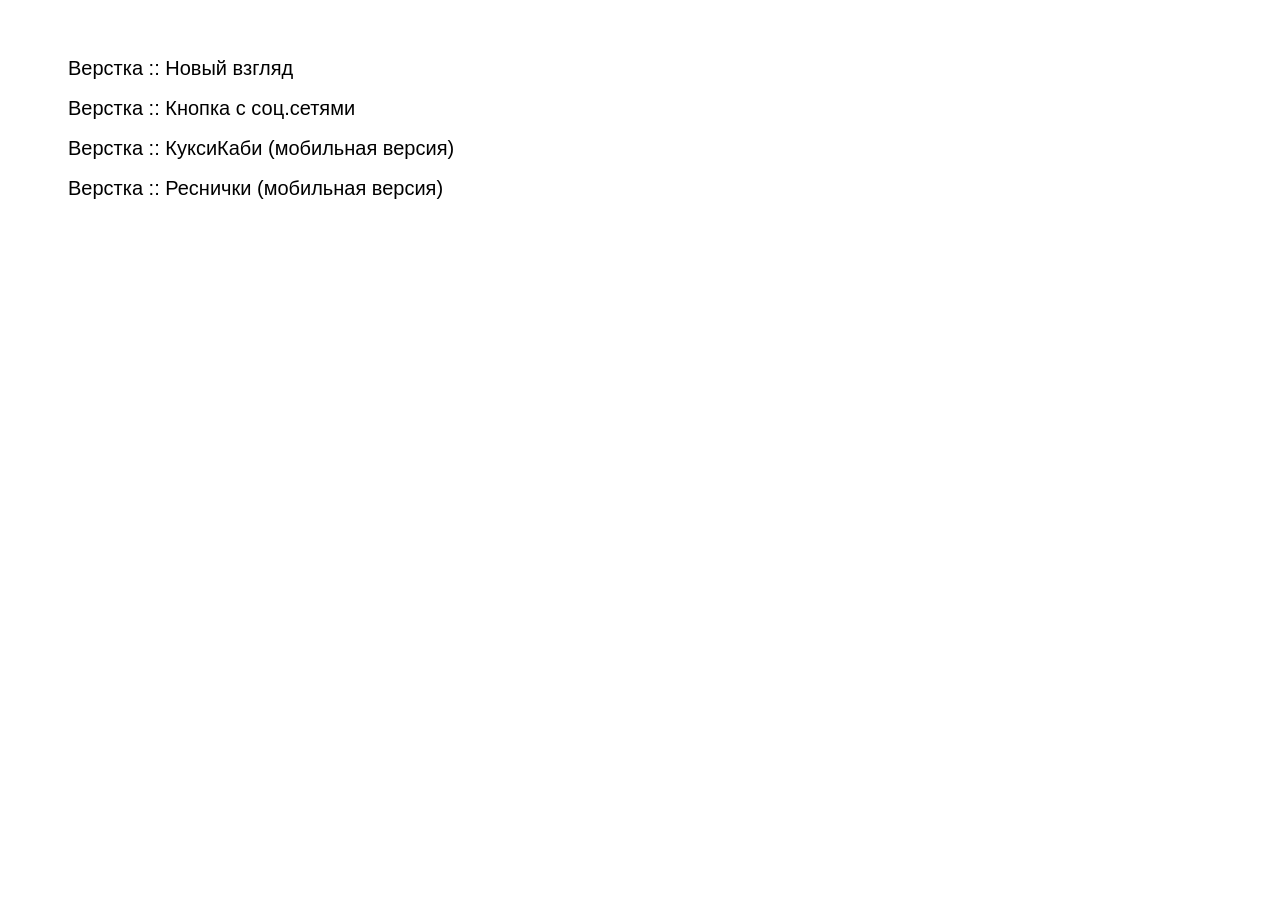
<file: index.html>
<!DOCTYPE html>
<html lang="ru">

    <head>
		<meta charset="utf-8" />
		<meta http-equiv="X-UA-Compatible" content="IE=edge" />
		<meta name="viewport" content="width=device-width, initial-scale=1" />
		<meta name="robots" content="index, follow" />
		<meta http-equiv="content-type" content="text/html; charset=utf-8" />

        <title>Антон Ковалев</title>
        <meta name="description" content="">

        <link href="s.css" rel="stylesheet" type="text/css">

        <style>

        </style>


    </head>

    <body>

        <a href="vzlyad/index.html">Верстка :: Новый взгляд</a>
        <a href="socialicons/index.html">Верстка :: Кнопка с соц.сетями</a>
        <a href="kuksi/index.html">Верстка :: КуксиКаби (мобильная версия)</a>
        <a href="resnichki/index.html">Верстка :: Реснички (мобильная версия)</a>






    </body>

</html>
</file>
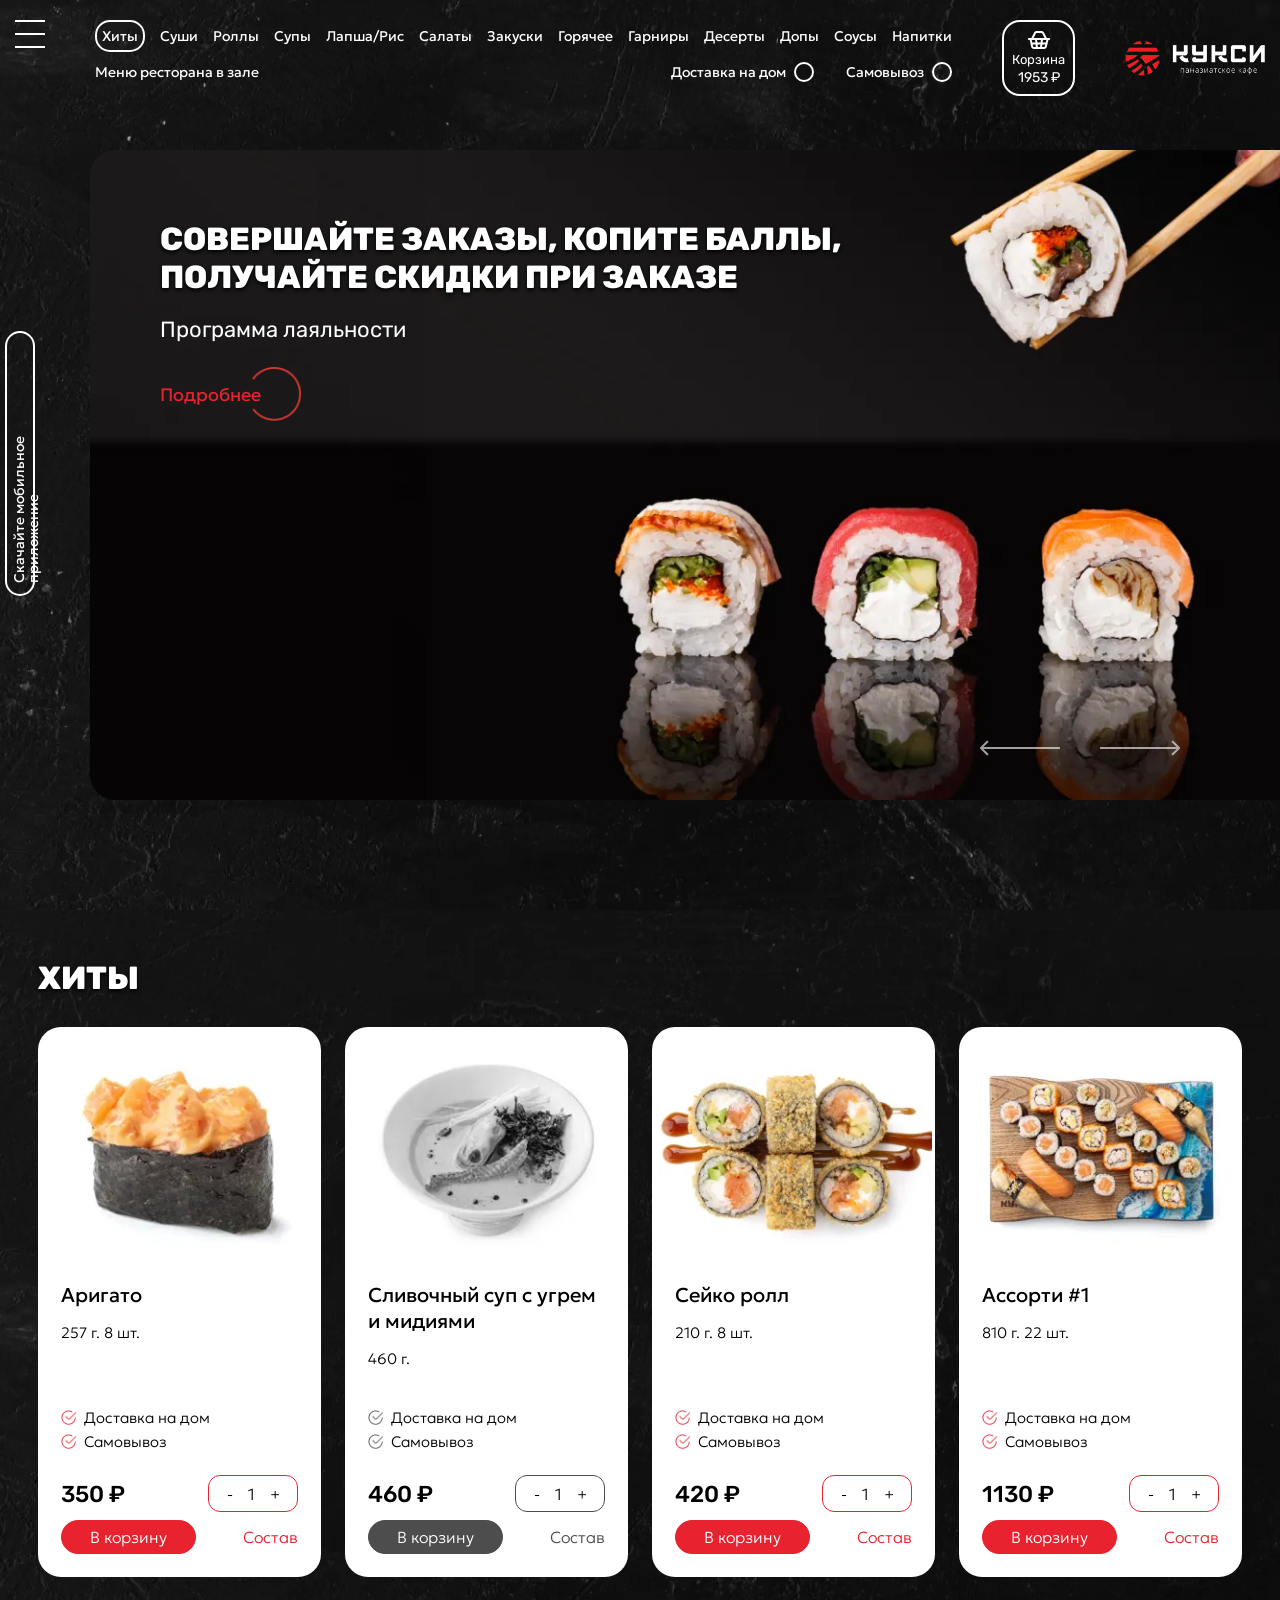
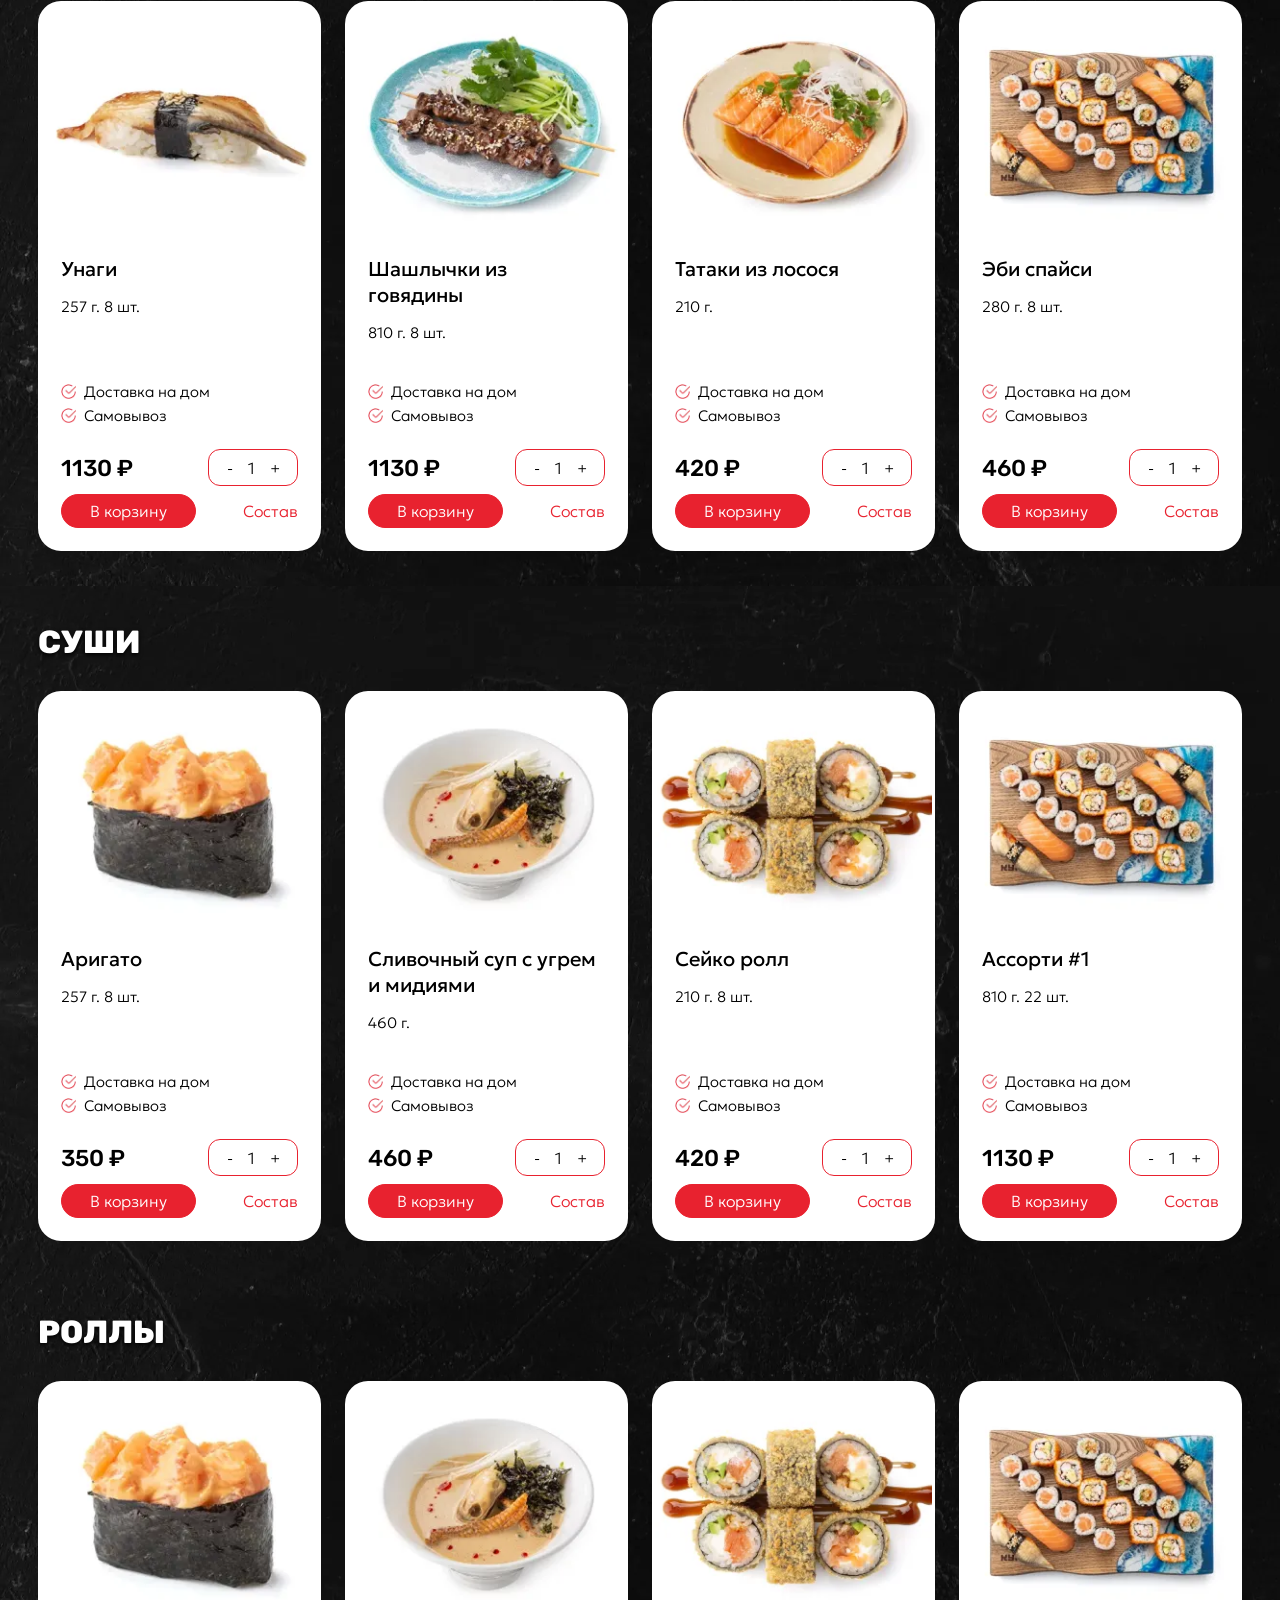
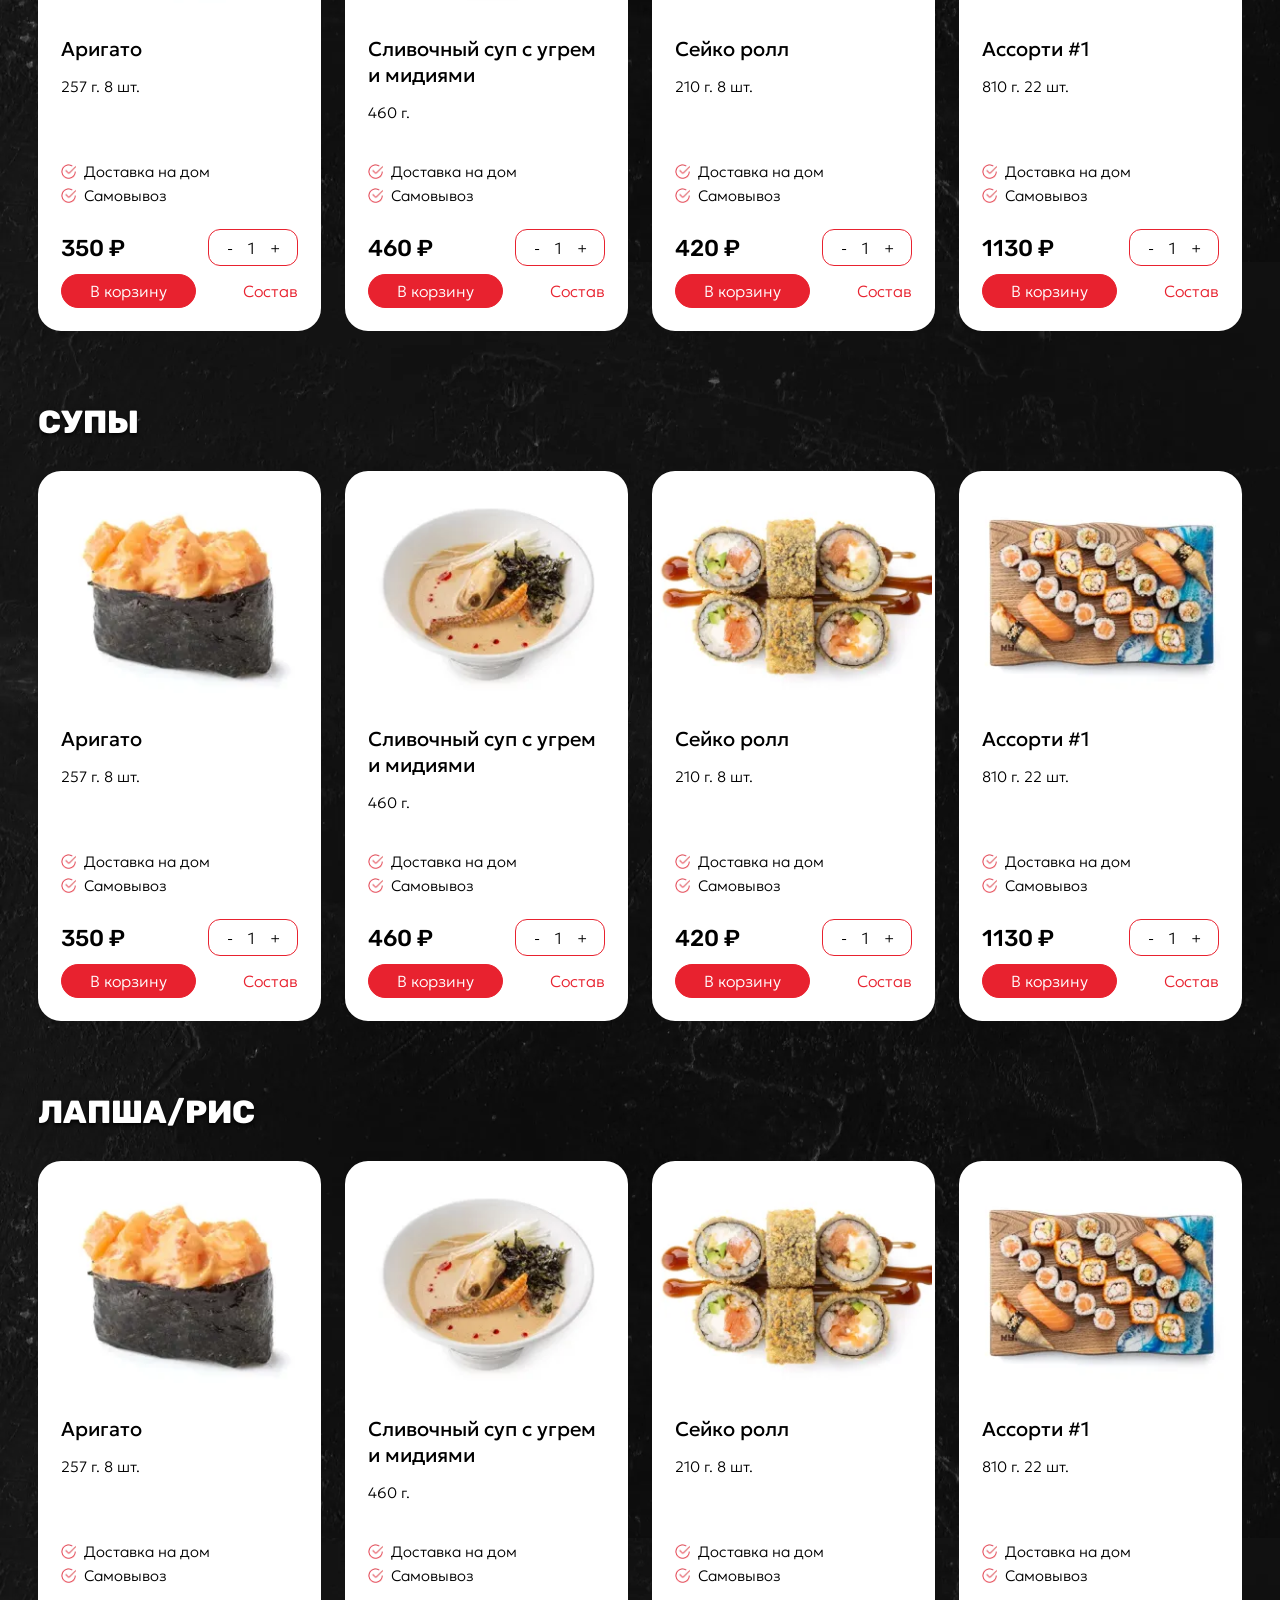
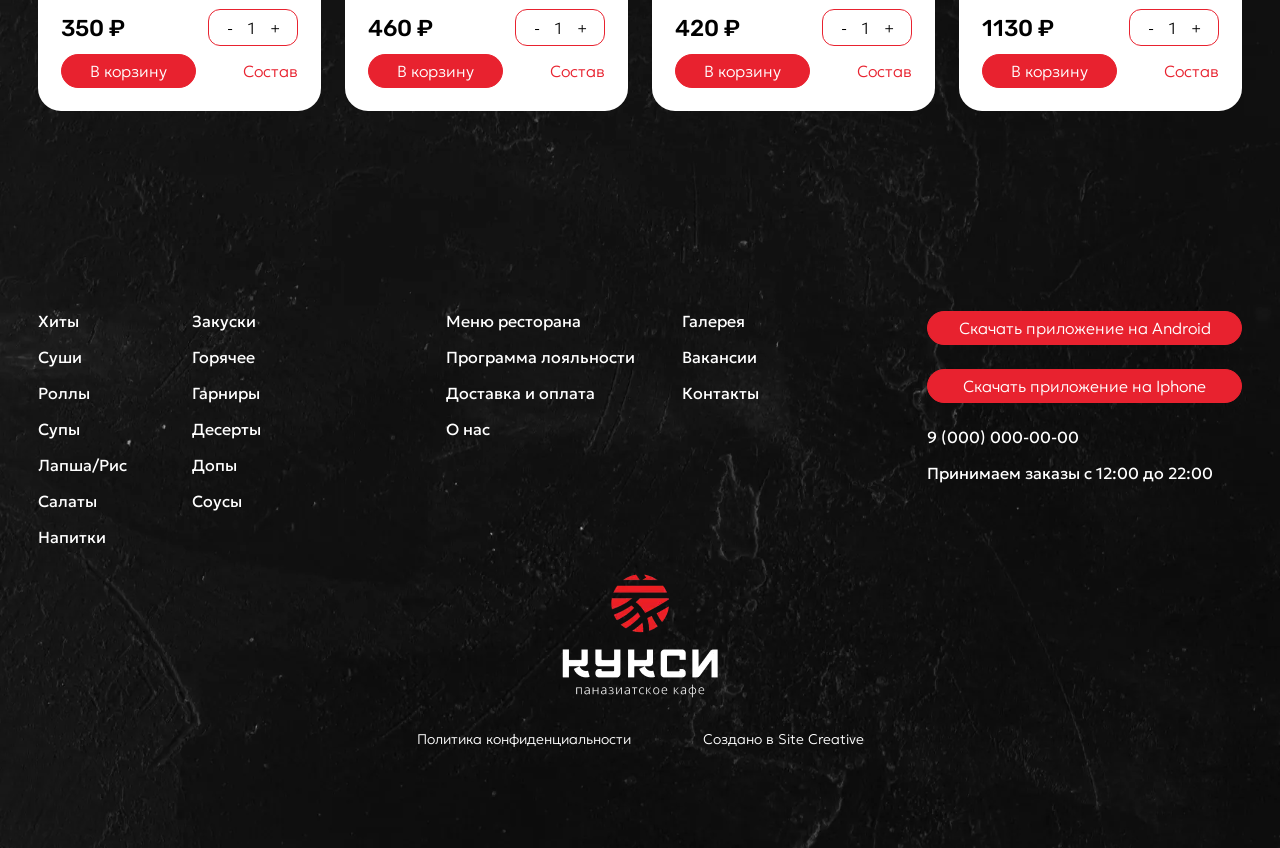
<file: kuksi/index.html>
<!DOCTYPE html>
<html lang="ru">
<head>
    <meta charset="UTF-8">
    <meta name="viewport" content="width=device-width, initial-scale=1.0">
    <link rel="icon" href="images/favicon.webp" sizes="any">
    <link rel="stylesheet" href="css/libs/swiper-bundle.min.css">
    <link rel="stylesheet" href="css/style.css">
    <link rel="stylesheet" media="(max-width: 500px)" href="css/mobile.css" >
    <title>Кукси</title>
</head>
<body>
    <header>
        <div class="header__cnt">
            <div class="header__burger">
                <span></span>
            </div>
            <div class="header__menu">
                <nav>
                    <ul class="header__list">
                        <li><a href="">Хиты</a></li>
                        <li><a href="">Суши</a></li>
                        <li><a href="">Роллы</a></li>
                        <li><a href="">Супы</a></li>
                        <li><a href="">Лапша/Рис</a></li>
                        <li><a href="">Салаты</a></li>
                        <li><a href="">Закуски</a></li>
                        <li><a href="">Горячее</a></li>
                        <li><a href="">Гарниры</a></li>
                        <li><a href="">Десерты</a></li>
                        <li><a href="">Допы</a></li>
                        <li><a href="">Соусы</a></li>
                        <li><a href="">Напитки</a></li>
                    </ul>
                </nav>

                <div class="header__menu-bottom">
                    <p class="header__menu-left">Меню ресторана в зале </p>
                    <div class="header__menu-right">
                        <label for="dostavka" class="menu__item">
                            <span>Доставка на дом</span>
                            <input type="radio" name="menu__item" value="Доставка на дом" id="dostavka">
                            <div class="menu__item-circle"></div>
                        </label>
                        <label for="sam" class="menu__item">
                            <span>Самовывоз</span>
                            <input type="radio" name="menu__item" value="Самовывоз" id="sam">
                            <div class="menu__item-circle"></div>
                        </label>
                    </div>
                </div>


            </div>
            <a href="" class="basket">
                <img src="images/basketicon.webp" alt="">
                <p class="basket__name">Корзина</p>
                <p class="basket__value">1953 ₽</p>
            </a>
            <a href="index.html" class="header__logo">
                <img src="images/logo.webp" alt="">
            </a>
        </div>
        <div class="mob__menu">
            <ul class="mob__menu-list">
                <li><a href="">Меню ресторана</a></li>
                <li><a href="">Программа лояльности</a></li>
                <li><a href="">Доставка и оплата</a></li>
                <li><a href="">О нас</a></li>
                <li><a href="">Вакансии</a></li>
                <li><a href="">Галерея</a></li>
                <li><a href="">Контакты</a></li>
                <li><a href="tel:9 (000) 000-00-00">9 (000) 000-00-00</a></li>
            </ul>
            <a href="" class="mob__logo">
                <img src="images/moblogo.webp" alt="">
            </a>
            <div class="mob__app-box">
                <a href="" download="">Скачайте мобильное приложение </a>
            </div>
            <div class="mob__close"></div>
        </div>
    </header>
    <main>



        <a href="" class="app__link-box" download="">
            <p class="app__link">Скачайте мобильное приложение</p>
        </a>



        <section class="main__slider-wrapper">
            <div class="main__slider-container">
                <div class="swiper main__slider">
                    <div class="swiper-wrapper">
                        <div class="swiper-slide main__slide" style="background-image: url('./images/main__slider1.webp');">
                            <div class="main__slide-cnt">
                                <h2 class="main__slide-title">Совершайте заказы, копите баллы, получайте скидки при заказе</h2>
                                <p class="main__slide-info">Программа лаяльности</p>
                                <a href="" class="main__slide-btn">Подробнее</a>
                            </div>
                        </div>
                        <div class="swiper-slide main__slide" style="background-image: url('./images/main__slider1.webp');">
                            <div class="main__slide-cnt">
                                <h2 class="main__slide-title">Совершайте заказы, копите баллы, получайте скидки при заказе</h2>
                                <p class="main__slide-info">Программа лаяльности</p>
                                <a href="" class="main__slide-btn">Подробнее</a>
                            </div>
                        </div>
                        <div class="swiper-slide main__slide" style="background-image: url('./images/main__slider1.webp');">
                            <div class="main__slide-cnt">
                                <h2 class="main__slide-title">Совершайте заказы, копите баллы, получайте скидки при заказе</h2>
                                <p class="main__slide-info">Программа лаяльности</p>
                                <a href="" class="main__slide-btn">Подробнее</a>
                            </div>
                        </div>
                    </div>
                </div>
                <div class="swiper-button-prev"></div>
                <div class="swiper-button-next"></div>
            </div>
        </section>



        <section class="products__wrapper">
            <div class="container">
                <h2>Хиты</h2>
                <div class="products">
                    <div class="prod__card">
                        <div class="card__contents card-front">
                            <img src="images/prod1.webp" alt="" class="card__img">
                            <div class="card__contents-text">
                                <div class="card__contents-top">
                                    <p class="prod__name">Аригато</p>
                                    <p class="prod__info">257 г. 8 шт.</p>
                                </div>
                                <div class="card__delivery">
                                    <p><img src="images/prodicon.webp" alt=""> Доставка на дом</p>
                                    <p><img src="images/prodicon.webp" alt=""> Самовывоз</p>
                                </div>
                                <div class="card__bottom">
                                    <div class="card__bottom-top">
                                        <p class="prod__price">350 ₽</p>
                                        <form action="" class="basket-quantity__box">
                                            <button class="basket-quantity__btn basket-quantity__btn-minus">-</button>
                                            <input type="text" readonly value="1" class="basket-quantity__value">
                                            <button class="basket-quantity__btn basket-quantity__btn-plus">+</button>
                                        </form>
                                    </div>
                                    <div class="card__btns">
                                        <form action="">
                                            <button type="button" class="in-basket">В корзину</button>
                                        </form>
                                        <button type="button" class="compound compound-front">Состав</button>
                                        <a href="" class="compound compound__mob-open">Состав</a>
                                    </div>
                                </div>
                            </div>
                        </div>
                        <div class="card__contents card-back">
                            <div class="card-back-text">
                                <div class="card-back-top">
                                    <p class="back__prod-name">Аригато</p>
                                    <p class="prod__articul">Артикул: 01417</p>
                                    <p class="compound__title">Состав:</p>
                                    <div class="compound__box">
                                        <p class="compound__desc">Креветка, соус Спайси</p>
                                        <p class="prod__weight">Вес: 33 г</p>
                                    </div>
                                </div>
                                <div class="card__bottom">
                                    <p class="prod__price">350 ₽</p>
                                    <div class="card__btns">
                                        <form action="">
                                            <button type="button" class="in-basket">В корзину</button>
                                        </form>
                                        <button type="button" class="compound compound-back">Назад</button>
                                        <a href="" class="compound compound__mob-close"></a>
                                    </div>
                                </div>
                            </div>
                        </div>
                    </div>
                    <div class="prod__card disabled">
                        <div class="card__contents card-front">
                            <img src="images/prod2.webp" alt="" class="card__img">
                            <div class="card__contents-text">
                                <div class="card__contents-top">
                                    <p class="prod__name">Сливочный суп с угрем и мидиями</p>
                                    <p class="prod__info">460 г.</p>
                                </div>
                                <div class="card__delivery">
                                    <p><img src="images/prodicon.webp" alt=""> Доставка на дом</p>
                                    <p><img src="images/prodicon.webp" alt=""> Самовывоз</p>
                                </div>
                                <div class="card__bottom">
                                    <div class="card__bottom-top">
                                        <p class="prod__price">460 ₽</p>
                                        <form action="" class="basket-quantity__box">
                                            <button class="basket-quantity__btn basket-quantity__btn-minus">-</button>
                                            <input type="text" readonly value="1" class="basket-quantity__value">
                                            <button class="basket-quantity__btn basket-quantity__btn-plus">+</button>
                                        </form>
                                    </div>
                                    <div class="card__btns">
                                        <form action="">
                                            <button type="button" class="in-basket">В корзину</button>
                                        </form>
                                        <button type="button" class="compound compound-front">Состав</button>
                                        <a href="" class="compound compound__mob-open">Состав</a>
                                    </div>
                                </div>
                            </div>
                        </div>
                        <div class="card__contents card-back">
                            <div class="card-back-text">
                                <div class="card-back-top">
                                    <p class="back__prod-name">Аригато</p>
                                    <p class="prod__articul">Артикул: 01417</p>
                                    <p class="compound__title">Состав:</p>
                                    <div class="compound__box">
                                        <p class="compound__desc">Креветка, соус Спайси</p>
                                        <p class="prod__weight">Вес: 33 г</p>
                                    </div>
                                </div>
                                <div class="card__bottom">
                                    <p class="prod__price">460 ₽</p>
                                    <div class="card__btns">
                                        <form action="">
                                            <button type="button" class="in-basket">В корзину</button>
                                        </form>
                                        <button type="button" class="compound compound-back">Назад</button>
                                        <a href="" class="compound compound__mob-close"></a>
                                    </div>
                                </div>
                            </div>
                        </div>
                    </div>
                    <div class="prod__card">
                        <div class="card__contents card-front">
                            <img src="images/prod3.webp" alt="" class="card__img">
                            <div class="card__contents-text">
                                <div class="card__contents-top">
                                    <p class="prod__name">Сейко ролл</p>
                                    <p class="prod__info">210 г. 8 шт.</p>
                                </div>
                                <div class="card__delivery">
                                    <p><img src="images/prodicon.webp" alt=""> Доставка на дом</p>
                                    <p><img src="images/prodicon.webp" alt=""> Самовывоз</p>
                                </div>
                                <div class="card__bottom">
                                    <div class="card__bottom-top">
                                        <p class="prod__price">420 ₽</p>
                                        <form action="" class="basket-quantity__box">
                                            <button class="basket-quantity__btn basket-quantity__btn-minus">-</button>
                                            <input type="text" readonly value="1" class="basket-quantity__value">
                                            <button class="basket-quantity__btn basket-quantity__btn-plus">+</button>
                                        </form>
                                    </div>
                                    <div class="card__btns">
                                        <form action="">
                                            <button type="button" class="in-basket">В корзину</button>
                                        </form>
                                        <button type="button" class="compound compound-front">Состав</button>
                                        <a href="" class="compound compound__mob-open">Состав</a>
                                    </div>
                                </div>
                            </div>
                        </div>
                        <div class="card__contents card-back">
                            <div class="card-back-text">
                                <div class="card-back-top">
                                    <p class="back__prod-name">Аригато</p>
                                    <p class="prod__articul">Артикул: 01417</p>
                                    <p class="compound__title">Состав:</p>
                                    <div class="compound__box">
                                        <p class="compound__desc">Креветка, соус Спайси</p>
                                        <ul>
                                            <li>холодный в соусе Кук-си Мури</li>
                                            <li>горячий, с добавлением куриного бульона</li>
                                        </ul>
                                        <p class="prod__weight">Вес: 33 г</p>
                                    </div>
                                </div>
                                <div class="card__bottom">
                                    <p class="prod__price">420 ₽</p>
                                    <div class="card__btns">
                                        <form action="">
                                            <button type="button" class="in-basket">В корзину</button>
                                        </form>
                                        <button type="button" class="compound compound-back">Назад</button>
                                        <a href="" class="compound compound__mob-close"></a>
                                    </div>
                                </div>
                            </div>
                        </div>
                    </div>
                    <div class="prod__card">
                        <div class="card__contents card-front">
                            <img src="images/prod4.webp" alt="" class="card__img">
                            <div class="card__contents-text">
                                <div class="card__contents-top">
                                    <p class="prod__name">Ассорти #1</p>
                                    <p class="prod__info">810 г. 22 шт.</p>
                                </div>
                                <div class="card__delivery">
                                    <p><img src="images/prodicon.webp" alt=""> Доставка на дом</p>
                                    <p><img src="images/prodicon.webp" alt=""> Самовывоз</p>
                                </div>
                                <div class="card__bottom">
                                    <div class="card__bottom-top">
                                        <p class="prod__price">1130 ₽</p>
                                        <form action="" class="basket-quantity__box">
                                            <button class="basket-quantity__btn basket-quantity__btn-minus">-</button>
                                            <input type="text" readonly value="1" class="basket-quantity__value">
                                            <button class="basket-quantity__btn basket-quantity__btn-plus">+</button>
                                        </form>
                                    </div>
                                    <div class="card__btns">
                                        <form action="">
                                            <button type="button" class="in-basket">В корзину</button>
                                        </form>
                                        <button type="button" class="compound compound-front">Состав</button>
                                        <a href="" class="compound compound__mob-open">Состав</a>
                                    </div>
                                </div>
                            </div>
                        </div>
                        <div class="card__contents card-back">
                            <div class="card-back-text">
                                <div class="card-back-top">
                                    <p class="back__prod-name">Аригато</p>
                                    <p class="prod__articul">Артикул: 01417</p>
                                    <p class="compound__title">Состав:</p>
                                    <div class="compound__box">
                                        <p class="compound__desc">Креветка, соус Спайси</p>
                                        <p class="prod__weight">Вес: 33 г</p>
                                    </div>
                                </div>
                                <div class="card__bottom">
                                    <p class="prod__price">420 ₽</p>
                                    <div class="card__btns">
                                        <form action="">
                                            <button type="button" class="in-basket">В корзину</button>
                                        </form>
                                        <button type="button" class="compound compound-back">Назад</button>
                                        <a href="" class="compound compound__mob-close"></a>
                                    </div>
                                </div>
                            </div>
                        </div>
                    </div>
                    <div class="prod__card">
                        <div class="card__contents card-front">
                            <img src="images/prod5.webp" alt="" class="card__img">
                            <div class="card__contents-text">
                                <div class="card__contents-top">
                                    <p class="prod__name">Унаги</p>
                                    <p class="prod__info">257 г. 8 шт.</p>
                                </div>
                                <div class="card__delivery">
                                    <p><img src="images/prodicon.webp" alt=""> Доставка на дом</p>
                                    <p><img src="images/prodicon.webp" alt=""> Самовывоз</p>
                                </div>
                                <div class="card__bottom">
                                    <div class="card__bottom-top">
                                        <p class="prod__price">1130 ₽</p>
                                        <form action="" class="basket-quantity__box">
                                            <button class="basket-quantity__btn basket-quantity__btn-minus">-</button>
                                            <input type="text" readonly value="1" class="basket-quantity__value">
                                            <button class="basket-quantity__btn basket-quantity__btn-plus">+</button>
                                        </form>
                                    </div>
                                    <div class="card__btns">
                                        <form action="">
                                            <button type="button" class="in-basket">В корзину</button>
                                        </form>
                                        <button type="button" class="compound compound-front">Состав</button>
                                        <a href="" class="compound compound__mob-open">Состав</a>
                                    </div>
                                </div>
                            </div>
                        </div>
                        <div class="card__contents card-back">
                            <div class="card-back-text">
                                <div class="card-back-top">
                                    <p class="back__prod-name">Аригато</p>
                                    <p class="prod__articul">Артикул: 01417</p>
                                    <p class="compound__title">Состав:</p>
                                    <div class="compound__box">
                                        <p class="compound__desc">Креветка, соус Спайси</p>
                                        <p class="prod__weight">Вес: 33 г</p>
                                    </div>
                                </div>
                                <div class="card__bottom">
                                    <p class="prod__price">420 ₽</p>
                                    <div class="card__btns">
                                        <form action="">
                                            <button type="button" class="in-basket">В корзину</button>
                                        </form>
                                        <button type="button" class="compound compound-back">Назад</button>
                                        <a href="" class="compound compound__mob-close"></a>
                                    </div>
                                </div>
                            </div>
                        </div>
                    </div>
                    <div class="prod__card">
                        <div class="card__contents card-front">
                            <img src="images/prod6.webp" alt="" class="card__img">
                            <div class="card__contents-text">
                                <div class="card__contents-top">
                                    <p class="prod__name">Шашлычки из говядины</p>
                                    <p class="prod__info">810 г. 8 шт.</p>
                                </div>
                                <div class="card__delivery">
                                    <p><img src="images/prodicon.webp" alt=""> Доставка на дом</p>
                                    <p><img src="images/prodicon.webp" alt=""> Самовывоз</p>
                                </div>
                                <div class="card__bottom">
                                    <div class="card__bottom-top">
                                        <p class="prod__price">1130 ₽</p>
                                        <form action="" class="basket-quantity__box">
                                            <button class="basket-quantity__btn basket-quantity__btn-minus">-</button>
                                            <input type="text" readonly value="1" class="basket-quantity__value">
                                            <button class="basket-quantity__btn basket-quantity__btn-plus">+</button>
                                        </form>
                                    </div>
                                    <div class="card__btns">
                                        <form action="">
                                            <button type="button" class="in-basket">В корзину</button>
                                        </form>
                                        <button type="button" class="compound compound-front">Состав</button>
                                        <a href="" class="compound compound__mob-open">Состав</a>
                                    </div>
                                </div>
                            </div>
                        </div>
                        <div class="card__contents card-back">
                            <div class="card-back-text">
                                <div class="card-back-top">
                                    <p class="back__prod-name">Аригато</p>
                                    <p class="prod__articul">Артикул: 01417</p>
                                    <p class="compound__title">Состав:</p>
                                    <div class="compound__box">
                                        <p class="compound__desc">Креветка, соус Спайси</p>
                                        <p class="prod__weight">Вес: 33 г</p>
                                    </div>
                                </div>
                                <div class="card__bottom">
                                    <p class="prod__price">1130 ₽</p>
                                    <div class="card__btns">
                                        <form action="">
                                            <button type="button" class="in-basket">В корзину</button>
                                        </form>
                                        <button type="button" class="compound compound-back">Назад</button>
                                        <a href="" class="compound compound__mob-close"></a>
                                    </div>
                                </div>
                            </div>
                        </div>
                    </div>
                    <div class="prod__card">
                        <div class="card__contents card-front">
                            <img src="images/prod7.webp" alt="" class="card__img">
                            <div class="card__contents-text">
                                <div class="card__contents-top">
                                    <p class="prod__name">Татаки из лосося</p>
                                    <p class="prod__info">210 г.</p>
                                </div>
                                <div class="card__delivery">
                                    <p><img src="images/prodicon.webp" alt=""> Доставка на дом</p>
                                    <p><img src="images/prodicon.webp" alt=""> Самовывоз</p>
                                </div>
                                <div class="card__bottom">
                                    <div class="card__bottom-top">
                                        <p class="prod__price">420 ₽</p>
                                        <form action="" class="basket-quantity__box">
                                            <button class="basket-quantity__btn basket-quantity__btn-minus">-</button>
                                            <input type="text" readonly value="1" class="basket-quantity__value">
                                            <button class="basket-quantity__btn basket-quantity__btn-plus">+</button>
                                        </form>
                                    </div>
                                    <div class="card__btns">
                                        <form action="">
                                            <button type="button" class="in-basket">В корзину</button>
                                        </form>
                                        <button type="button" class="compound compound-front">Состав</button>
                                        <a href="" class="compound compound__mob-open">Состав</a>
                                    </div>
                                </div>
                            </div>
                        </div>
                        <div class="card__contents card-back">
                            <div class="card-back-text">
                                <div class="card-back-top">
                                    <p class="back__prod-name">Аригато</p>
                                    <p class="prod__articul">Артикул: 01417</p>
                                    <p class="compound__title">Состав:</p>
                                    <div class="compound__box">
                                        <p class="compound__desc">Креветка, соус Спайси</p>
                                        <p class="prod__weight">Вес: 33 г</p>
                                    </div>
                                </div>
                                <div class="card__bottom">
                                    <p class="prod__price">420 ₽</p>
                                    <div class="card__btns">
                                        <form action="">
                                            <button type="button" class="in-basket">В корзину</button>
                                        </form>
                                        <button type="button" class="compound compound-back">Назад</button>
                                        <a href="" class="compound compound__mob-close"></a>
                                    </div>
                                </div>
                            </div>
                        </div>
                    </div>
                    <div class="prod__card">
                        <div class="card__contents card-front">
                            <img src="images/prod4.webp" alt="" class="card__img">
                            <div class="card__contents-text">
                                <div class="card__contents-top">
                                    <p class="prod__name">Эби спайси</p>
                                    <p class="prod__info">280 г. 8 шт.</p>
                                </div>
                                <div class="card__delivery">
                                    <p><img src="images/prodicon.webp" alt=""> Доставка на дом</p>
                                    <p><img src="images/prodicon.webp" alt=""> Самовывоз</p>
                                </div>
                                <div class="card__bottom">
                                    <div class="card__bottom-top">
                                        <p class="prod__price">460 ₽</p>
                                        <form action="" class="basket-quantity__box">
                                            <button class="basket-quantity__btn basket-quantity__btn-minus">-</button>
                                            <input type="text" readonly value="1" class="basket-quantity__value">
                                            <button class="basket-quantity__btn basket-quantity__btn-plus">+</button>
                                        </form>
                                    </div>
                                    <div class="card__btns">
                                        <form action="">
                                            <button type="button" class="in-basket">В корзину</button>
                                        </form>
                                        <button type="button" class="compound compound-front">Состав</button>
                                        <a href="" class="compound compound__mob-open">Состав</a>
                                    </div>
                                </div>
                            </div>
                        </div>
                        <div class="card__contents card-back">
                            <div class="card-back-text">
                                <div class="card-back-top">
                                    <p class="back__prod-name">Аригато</p>
                                    <p class="prod__articul">Артикул: 01417</p>
                                    <p class="compound__title">Состав:</p>
                                    <div class="compound__box">
                                        <p class="compound__desc">Креветка, соус Спайси</p>
                                        <p class="prod__weight">Вес: 33 г</p>
                                    </div>
                                </div>
                                <div class="card__bottom">
                                    <p class="prod__price">460 ₽</p>
                                    <div class="card__btns">
                                        <form action="">
                                            <button type="button" class="in-basket">В корзину</button>
                                        </form>
                                        <button type="button" class="compound compound-back">Назад</button>
                                        <a href="" class="compound compound__mob-close"></a>
                                    </div>
                                </div>
                            </div>
                        </div>
                    </div>
                </div>
            </div>
        </section>









        <section class="products__wrapper">
            <div class="container">
                <h2>Суши</h2>
                <div class="products">
                    <div class="prod__card">
                        <div class="card__contents card-front">
                            <img src="images/prod1.webp" alt="" class="card__img">
                            <div class="card__contents-text">
                                <div class="card__contents-top">
                                    <p class="prod__name">Аригато</p>
                                    <p class="prod__info">257 г. 8 шт.</p>
                                </div>
                                <div class="card__delivery">
                                    <p><img src="images/prodicon.webp" alt=""> Доставка на дом</p>
                                    <p><img src="images/prodicon.webp" alt=""> Самовывоз</p>
                                </div>
                                <div class="card__bottom">
                                    <div class="card__bottom-top">
                                        <p class="prod__price">350 ₽</p>
                                        <form action="" class="basket-quantity__box">
                                            <button class="basket-quantity__btn basket-quantity__btn-minus">-</button>
                                            <input type="text" readonly value="1" class="basket-quantity__value">
                                            <button class="basket-quantity__btn basket-quantity__btn-plus">+</button>
                                        </form>
                                    </div>
                                    <div class="card__btns">
                                        <form action="">
                                            <button type="button" class="in-basket">В корзину</button>
                                        </form>
                                        <button type="button" class="compound compound-front">Состав</button>
                                        <a href="" class="compound compound__mob-open">Состав</a>
                                    </div>
                                </div>
                            </div>
                        </div>
                        <div class="card__contents card-back">
                            <div class="card-back-text">
                                <div class="card-back-top">
                                    <p class="back__prod-name">Аригато</p>
                                    <p class="prod__articul">Артикул: 01417</p>
                                    <p class="compound__title">Состав:</p>
                                    <div class="compound__box">
                                        <p class="compound__desc">Креветка, соус Спайси</p>
                                        <p class="prod__weight">Вес: 33 г</p>
                                    </div>
                                </div>
                                <div class="card__bottom">
                                    <p class="prod__price">350 ₽</p>
                                    <div class="card__btns">
                                        <form action="">
                                            <button type="button" class="in-basket">В корзину</button>
                                        </form>
                                        <button type="button" class="compound compound-back">Назад</button>
                                        <a href="" class="compound compound__mob-close"></a>
                                    </div>
                                </div>
                            </div>
                        </div>
                    </div>
                    <div class="prod__card">
                        <div class="card__contents card-front">
                            <img src="images/prod2.webp" alt="" class="card__img">
                            <div class="card__contents-text">
                                <div class="card__contents-top">
                                    <p class="prod__name">Сливочный суп с угрем и мидиями</p>
                                    <p class="prod__info">460 г.</p>
                                </div>
                                <div class="card__delivery">
                                    <p><img src="images/prodicon.webp" alt=""> Доставка на дом</p>
                                    <p><img src="images/prodicon.webp" alt=""> Самовывоз</p>
                                </div>
                                <div class="card__bottom">
                                    <div class="card__bottom-top">
                                        <p class="prod__price">460 ₽</p>
                                        <form action="" class="basket-quantity__box">
                                            <button class="basket-quantity__btn basket-quantity__btn-minus">-</button>
                                            <input type="text" readonly value="1" class="basket-quantity__value">
                                            <button class="basket-quantity__btn basket-quantity__btn-plus">+</button>
                                        </form>
                                    </div>
                                    <div class="card__btns">
                                        <form action="">
                                            <button type="button" class="in-basket">В корзину</button>
                                        </form>
                                        <button type="button" class="compound compound-front">Состав</button>
                                        <a href="" class="compound compound__mob-open">Состав</a>
                                    </div>
                                </div>
                            </div>
                        </div>
                        <div class="card__contents card-back">
                            <div class="card-back-text">
                                <div class="card-back-top">
                                    <p class="back__prod-name">Аригато</p>
                                    <p class="prod__articul">Артикул: 01417</p>
                                    <p class="compound__title">Состав:</p>
                                    <div class="compound__box">
                                        <p class="compound__desc">Креветка, соус Спайси</p>
                                        <p class="prod__weight">Вес: 33 г</p>
                                    </div>
                                </div>
                                <div class="card__bottom">
                                    <p class="prod__price">460 ₽</p>
                                    <div class="card__btns">
                                        <form action="">
                                            <button type="button" class="in-basket">В корзину</button>
                                        </form>
                                        <button type="button" class="compound compound-back">Назад</button>
                                        <a href="" class="compound compound__mob-close"></a>
                                    </div>
                                </div>
                            </div>
                        </div>
                    </div>
                    <div class="prod__card">
                        <div class="card__contents card-front">
                            <img src="images/prod3.webp" alt="" class="card__img">
                            <div class="card__contents-text">
                                <div class="card__contents-top">
                                    <p class="prod__name">Сейко ролл</p>
                                    <p class="prod__info">210 г. 8 шт.</p>
                                </div>
                                <div class="card__delivery">
                                    <p><img src="images/prodicon.webp" alt=""> Доставка на дом</p>
                                    <p><img src="images/prodicon.webp" alt=""> Самовывоз</p>
                                </div>
                                <div class="card__bottom">
                                    <div class="card__bottom-top">
                                        <p class="prod__price">420 ₽</p>
                                        <form action="" class="basket-quantity__box">
                                            <button class="basket-quantity__btn basket-quantity__btn-minus">-</button>
                                            <input type="text" readonly value="1" class="basket-quantity__value">
                                            <button class="basket-quantity__btn basket-quantity__btn-plus">+</button>
                                        </form>
                                    </div>
                                    <div class="card__btns">
                                        <form action="">
                                            <button type="button" class="in-basket">В корзину</button>
                                        </form>
                                        <button type="button" class="compound compound-front">Состав</button>
                                        <a href="" class="compound compound__mob-open">Состав</a>
                                    </div>
                                </div>
                            </div>
                        </div>
                        <div class="card__contents card-back">
                            <div class="card-back-text">
                                <div class="card-back-top">
                                    <p class="back__prod-name">Аригато</p>
                                    <p class="prod__articul">Артикул: 01417</p>
                                    <p class="compound__title">Состав:</p>
                                    <div class="compound__box">
                                        <p class="compound__desc">Креветка, соус Спайси</p>
                                        <p class="prod__weight">Вес: 33 г</p>
                                    </div>
                                </div>
                                <div class="card__bottom">
                                    <p class="prod__price">420 ₽</p>
                                    <div class="card__btns">
                                        <form action="">
                                            <button type="button" class="in-basket">В корзину</button>
                                        </form>
                                        <button type="button" class="compound compound-back">Назад</button>
                                        <a href="" class="compound compound__mob-close"></a>
                                    </div>
                                </div>
                            </div>
                        </div>
                    </div>
                    <div class="prod__card">
                        <div class="card__contents card-front">
                            <img src="images/prod4.webp" alt="" class="card__img">
                            <div class="card__contents-text">
                                <div class="card__contents-top">
                                    <p class="prod__name">Ассорти #1</p>
                                    <p class="prod__info">810 г. 22 шт.</p>
                                </div>
                                <div class="card__delivery">
                                    <p><img src="images/prodicon.webp" alt=""> Доставка на дом</p>
                                    <p><img src="images/prodicon.webp" alt=""> Самовывоз</p>
                                </div>
                                <div class="card__bottom">
                                    <div class="card__bottom-top">
                                        <p class="prod__price">1130 ₽</p>
                                        <form action="" class="basket-quantity__box">
                                            <button class="basket-quantity__btn basket-quantity__btn-minus">-</button>
                                            <input type="text" readonly value="1" class="basket-quantity__value">
                                            <button class="basket-quantity__btn basket-quantity__btn-plus">+</button>
                                        </form>
                                    </div>
                                    <div class="card__btns">
                                        <form action="">
                                            <button type="button" class="in-basket">В корзину</button>
                                        </form>
                                        <button type="button" class="compound compound-front">Состав</button>
                                        <a href="" class="compound compound__mob-open">Состав</a>
                                    </div>
                                </div>
                            </div>
                        </div>
                        <div class="card__contents card-back">
                            <div class="card-back-text">
                                <div class="card-back-top">
                                    <p class="back__prod-name">Аригато</p>
                                    <p class="prod__articul">Артикул: 01417</p>
                                    <p class="compound__title">Состав:</p>
                                    <div class="compound__box">
                                        <p class="compound__desc">Креветка, соус Спайси</p>
                                        <p class="prod__weight">Вес: 33 г</p>
                                    </div>
                                </div>
                                <div class="card__bottom">
                                    <p class="prod__price">420 ₽</p>
                                    <div class="card__btns">
                                        <form action="">
                                            <button type="button" class="in-basket">В корзину</button>
                                        </form>
                                        <button type="button" class="compound compound-back">Назад</button>
                                        <a href="" class="compound compound__mob-close"></a>
                                    </div>
                                </div>
                            </div>
                        </div>
                    </div>
                </div>
            </div>
        </section>










<!------ -->
<!------ -->
<!------ -->
<!--- ЭТО ДОБАВЛЕНО ДЛЯ ТЕСТИРОВАНИЯ -->

<section class="products__wrapper">
    <div class="container">
        <h2>Роллы</h2>
        <div class="products">
            <div class="prod__card">
                <div class="card__contents card-front">
                    <img src="images/prod1.webp" alt="" class="card__img">
                    <div class="card__contents-text">
                        <div class="card__contents-top">
                            <p class="prod__name">Аригато</p>
                            <p class="prod__info">257 г. 8 шт.</p>
                        </div>
                        <div class="card__delivery">
                            <p><img src="images/prodicon.webp" alt=""> Доставка на дом</p>
                            <p><img src="images/prodicon.webp" alt=""> Самовывоз</p>
                        </div>
                        <div class="card__bottom">
                            <div class="card__bottom-top">
                                <p class="prod__price">350 ₽</p>
                                <form action="" class="basket-quantity__box">
                                    <button class="basket-quantity__btn basket-quantity__btn-minus">-</button>
                                    <input type="text" readonly value="1" class="basket-quantity__value">
                                    <button class="basket-quantity__btn basket-quantity__btn-plus">+</button>
                                </form>
                            </div>
                            <div class="card__btns">
                                <form action="">
                                    <button type="button" class="in-basket">В корзину</button>
                                </form>
                                <button type="button" class="compound compound-front">Состав</button>
                                <a href="" class="compound compound__mob-open">Состав</a>
                            </div>
                        </div>
                    </div>
                </div>
                <div class="card__contents card-back">
                    <div class="card-back-text">
                        <div class="card-back-top">
                            <p class="back__prod-name">Аригато</p>
                            <p class="prod__articul">Артикул: 01417</p>
                            <p class="compound__title">Состав:</p>
                            <div class="compound__box">
                                <p class="compound__desc">Креветка, соус Спайси</p>
                                <p class="prod__weight">Вес: 33 г</p>
                            </div>
                        </div>
                        <div class="card__bottom">
                            <p class="prod__price">350 ₽</p>
                            <div class="card__btns">
                                <form action="">
                                    <button type="button" class="in-basket">В корзину</button>
                                </form>
                                <button type="button" class="compound compound-back">Назад</button>
                                <a href="" class="compound compound__mob-close"></a>
                            </div>
                        </div>
                    </div>
                </div>
            </div>
            <div class="prod__card">
                <div class="card__contents card-front">
                    <img src="images/prod2.webp" alt="" class="card__img">
                    <div class="card__contents-text">
                        <div class="card__contents-top">
                            <p class="prod__name">Сливочный суп с угрем и мидиями</p>
                            <p class="prod__info">460 г.</p>
                        </div>
                        <div class="card__delivery">
                            <p><img src="images/prodicon.webp" alt=""> Доставка на дом</p>
                            <p><img src="images/prodicon.webp" alt=""> Самовывоз</p>
                        </div>
                        <div class="card__bottom">
                            <div class="card__bottom-top">
                                <p class="prod__price">460 ₽</p>
                                <form action="" class="basket-quantity__box">
                                    <button class="basket-quantity__btn basket-quantity__btn-minus">-</button>
                                    <input type="text" readonly value="1" class="basket-quantity__value">
                                    <button class="basket-quantity__btn basket-quantity__btn-plus">+</button>
                                </form>
                            </div>
                            <div class="card__btns">
                                <form action="">
                                    <button type="button" class="in-basket">В корзину</button>
                                </form>
                                <button type="button" class="compound compound-front">Состав</button>
                                <a href="" class="compound compound__mob-open">Состав</a>
                            </div>
                        </div>
                    </div>
                </div>
                <div class="card__contents card-back">
                    <div class="card-back-text">
                        <div class="card-back-top">
                            <p class="back__prod-name">Аригато</p>
                            <p class="prod__articul">Артикул: 01417</p>
                            <p class="compound__title">Состав:</p>
                            <div class="compound__box">
                                <p class="compound__desc">Креветка, соус Спайси</p>
                                <p class="prod__weight">Вес: 33 г</p>
                            </div>
                        </div>
                        <div class="card__bottom">
                            <p class="prod__price">460 ₽</p>
                            <div class="card__btns">
                                <form action="">
                                    <button type="button" class="in-basket">В корзину</button>
                                </form>
                                <button type="button" class="compound compound-back">Назад</button>
                                <a href="" class="compound compound__mob-close"></a>
                            </div>
                        </div>
                    </div>
                </div>
            </div>
            <div class="prod__card">
                <div class="card__contents card-front">
                    <img src="images/prod3.webp" alt="" class="card__img">
                    <div class="card__contents-text">
                        <div class="card__contents-top">
                            <p class="prod__name">Сейко ролл</p>
                            <p class="prod__info">210 г. 8 шт.</p>
                        </div>
                        <div class="card__delivery">
                            <p><img src="images/prodicon.webp" alt=""> Доставка на дом</p>
                            <p><img src="images/prodicon.webp" alt=""> Самовывоз</p>
                        </div>
                        <div class="card__bottom">
                            <div class="card__bottom-top">
                                <p class="prod__price">420 ₽</p>
                                <form action="" class="basket-quantity__box">
                                    <button class="basket-quantity__btn basket-quantity__btn-minus">-</button>
                                    <input type="text" readonly value="1" class="basket-quantity__value">
                                    <button class="basket-quantity__btn basket-quantity__btn-plus">+</button>
                                </form>
                            </div>
                            <div class="card__btns">
                                <form action="">
                                    <button type="button" class="in-basket">В корзину</button>
                                </form>
                                <button type="button" class="compound compound-front">Состав</button>
                                <a href="" class="compound compound__mob-open">Состав</a>
                            </div>
                        </div>
                    </div>
                </div>
                <div class="card__contents card-back">
                    <div class="card-back-text">
                        <div class="card-back-top">
                            <p class="back__prod-name">Аригато</p>
                            <p class="prod__articul">Артикул: 01417</p>
                            <p class="compound__title">Состав:</p>
                            <div class="compound__box">
                                <p class="compound__desc">Креветка, соус Спайси</p>
                                <p class="prod__weight">Вес: 33 г</p>
                            </div>
                        </div>
                        <div class="card__bottom">
                            <p class="prod__price">420 ₽</p>
                            <div class="card__btns">
                                <form action="">
                                    <button type="button" class="in-basket">В корзину</button>
                                </form>
                                <button type="button" class="compound compound-back">Назад</button>
                                <a href="" class="compound compound__mob-close"></a>
                            </div>
                        </div>
                    </div>
                </div>
            </div>
            <div class="prod__card">
                <div class="card__contents card-front">
                    <img src="images/prod4.webp" alt="" class="card__img">
                    <div class="card__contents-text">
                        <div class="card__contents-top">
                            <p class="prod__name">Ассорти #1</p>
                            <p class="prod__info">810 г. 22 шт.</p>
                        </div>
                        <div class="card__delivery">
                            <p><img src="images/prodicon.webp" alt=""> Доставка на дом</p>
                            <p><img src="images/prodicon.webp" alt=""> Самовывоз</p>
                        </div>
                        <div class="card__bottom">
                            <div class="card__bottom-top">
                                <p class="prod__price">1130 ₽</p>
                                <form action="" class="basket-quantity__box">
                                    <button class="basket-quantity__btn basket-quantity__btn-minus">-</button>
                                    <input type="text" readonly value="1" class="basket-quantity__value">
                                    <button class="basket-quantity__btn basket-quantity__btn-plus">+</button>
                                </form>
                            </div>
                            <div class="card__btns">
                                <form action="">
                                    <button type="button" class="in-basket">В корзину</button>
                                </form>
                                <button type="button" class="compound compound-front">Состав</button>
                                <a href="" class="compound compound__mob-open">Состав</a>
                            </div>
                        </div>
                    </div>
                </div>
                <div class="card__contents card-back">
                    <div class="card-back-text">
                        <div class="card-back-top">
                            <p class="back__prod-name">Аригато</p>
                            <p class="prod__articul">Артикул: 01417</p>
                            <p class="compound__title">Состав:</p>
                            <div class="compound__box">
                                <p class="compound__desc">Креветка, соус Спайси</p>
                                <p class="prod__weight">Вес: 33 г</p>
                            </div>
                        </div>
                        <div class="card__bottom">
                            <p class="prod__price">420 ₽</p>
                            <div class="card__btns">
                                <form action="">
                                    <button type="button" class="in-basket">В корзину</button>
                                </form>
                                <button type="button" class="compound compound-back">Назад</button>
                                <a href="" class="compound compound__mob-close"></a>
                            </div>
                        </div>
                    </div>
                </div>
            </div>
        </div>
    </div>
</section>

<section class="products__wrapper">
    <div class="container">
        <h2>Супы</h2>
        <div class="products">
            <div class="prod__card">
                <div class="card__contents card-front">
                    <img src="images/prod1.webp" alt="" class="card__img">
                    <div class="card__contents-text">
                        <div class="card__contents-top">
                            <p class="prod__name">Аригато</p>
                            <p class="prod__info">257 г. 8 шт.</p>
                        </div>
                        <div class="card__delivery">
                            <p><img src="images/prodicon.webp" alt=""> Доставка на дом</p>
                            <p><img src="images/prodicon.webp" alt=""> Самовывоз</p>
                        </div>
                        <div class="card__bottom">
                            <div class="card__bottom-top">
                                <p class="prod__price">350 ₽</p>
                                <form action="" class="basket-quantity__box">
                                    <button class="basket-quantity__btn basket-quantity__btn-minus">-</button>
                                    <input type="text" readonly value="1" class="basket-quantity__value">
                                    <button class="basket-quantity__btn basket-quantity__btn-plus">+</button>
                                </form>
                            </div>
                            <div class="card__btns">
                                <form action="">
                                    <button type="button" class="in-basket">В корзину</button>
                                </form>
                                <button type="button" class="compound compound-front">Состав</button>
                                <a href="" class="compound compound__mob-open">Состав</a>
                            </div>
                        </div>
                    </div>
                </div>
                <div class="card__contents card-back">
                    <div class="card-back-text">
                        <div class="card-back-top">
                            <p class="back__prod-name">Аригато</p>
                            <p class="prod__articul">Артикул: 01417</p>
                            <p class="compound__title">Состав:</p>
                            <div class="compound__box">
                                <p class="compound__desc">Креветка, соус Спайси</p>
                                <p class="prod__weight">Вес: 33 г</p>
                            </div>
                        </div>
                        <div class="card__bottom">
                            <p class="prod__price">350 ₽</p>
                            <div class="card__btns">
                                <form action="">
                                    <button type="button" class="in-basket">В корзину</button>
                                </form>
                                <button type="button" class="compound compound-back">Назад</button>
                                <a href="" class="compound compound__mob-close"></a>
                            </div>
                        </div>
                    </div>
                </div>
            </div>
            <div class="prod__card">
                <div class="card__contents card-front">
                    <img src="images/prod2.webp" alt="" class="card__img">
                    <div class="card__contents-text">
                        <div class="card__contents-top">
                            <p class="prod__name">Сливочный суп с угрем и мидиями</p>
                            <p class="prod__info">460 г.</p>
                        </div>
                        <div class="card__delivery">
                            <p><img src="images/prodicon.webp" alt=""> Доставка на дом</p>
                            <p><img src="images/prodicon.webp" alt=""> Самовывоз</p>
                        </div>
                        <div class="card__bottom">
                            <div class="card__bottom-top">
                                <p class="prod__price">460 ₽</p>
                                <form action="" class="basket-quantity__box">
                                    <button class="basket-quantity__btn basket-quantity__btn-minus">-</button>
                                    <input type="text" readonly value="1" class="basket-quantity__value">
                                    <button class="basket-quantity__btn basket-quantity__btn-plus">+</button>
                                </form>
                            </div>
                            <div class="card__btns">
                                <form action="">
                                    <button type="button" class="in-basket">В корзину</button>
                                </form>
                                <button type="button" class="compound compound-front">Состав</button>
                                <a href="" class="compound compound__mob-open">Состав</a>
                            </div>
                        </div>
                    </div>
                </div>
                <div class="card__contents card-back">
                    <div class="card-back-text">
                        <div class="card-back-top">
                            <p class="back__prod-name">Аригато</p>
                            <p class="prod__articul">Артикул: 01417</p>
                            <p class="compound__title">Состав:</p>
                            <div class="compound__box">
                                <p class="compound__desc">Креветка, соус Спайси</p>
                                <p class="prod__weight">Вес: 33 г</p>
                            </div>
                        </div>
                        <div class="card__bottom">
                            <p class="prod__price">460 ₽</p>
                            <div class="card__btns">
                                <form action="">
                                    <button type="button" class="in-basket">В корзину</button>
                                </form>
                                <button type="button" class="compound compound-back">Назад</button>
                                <a href="" class="compound compound__mob-close"></a>
                            </div>
                        </div>
                    </div>
                </div>
            </div>
            <div class="prod__card">
                <div class="card__contents card-front">
                    <img src="images/prod3.webp" alt="" class="card__img">
                    <div class="card__contents-text">
                        <div class="card__contents-top">
                            <p class="prod__name">Сейко ролл</p>
                            <p class="prod__info">210 г. 8 шт.</p>
                        </div>
                        <div class="card__delivery">
                            <p><img src="images/prodicon.webp" alt=""> Доставка на дом</p>
                            <p><img src="images/prodicon.webp" alt=""> Самовывоз</p>
                        </div>
                        <div class="card__bottom">
                            <div class="card__bottom-top">
                                <p class="prod__price">420 ₽</p>
                                <form action="" class="basket-quantity__box">
                                    <button class="basket-quantity__btn basket-quantity__btn-minus">-</button>
                                    <input type="text" readonly value="1" class="basket-quantity__value">
                                    <button class="basket-quantity__btn basket-quantity__btn-plus">+</button>
                                </form>
                            </div>
                            <div class="card__btns">
                                <form action="">
                                    <button type="button" class="in-basket">В корзину</button>
                                </form>
                                <button type="button" class="compound compound-front">Состав</button>
                                <a href="" class="compound compound__mob-open">Состав</a>
                            </div>
                        </div>
                    </div>
                </div>
                <div class="card__contents card-back">
                    <div class="card-back-text">
                        <div class="card-back-top">
                            <p class="back__prod-name">Аригато</p>
                            <p class="prod__articul">Артикул: 01417</p>
                            <p class="compound__title">Состав:</p>
                            <div class="compound__box">
                                <p class="compound__desc">Креветка, соус Спайси</p>
                                <p class="prod__weight">Вес: 33 г</p>
                            </div>
                        </div>
                        <div class="card__bottom">
                            <p class="prod__price">420 ₽</p>
                            <div class="card__btns">
                                <form action="">
                                    <button type="button" class="in-basket">В корзину</button>
                                </form>
                                <button type="button" class="compound compound-back">Назад</button>
                                <a href="" class="compound compound__mob-close"></a>
                            </div>
                        </div>
                    </div>
                </div>
            </div>
            <div class="prod__card">
                <div class="card__contents card-front">
                    <img src="images/prod4.webp" alt="" class="card__img">
                    <div class="card__contents-text">
                        <div class="card__contents-top">
                            <p class="prod__name">Ассорти #1</p>
                            <p class="prod__info">810 г. 22 шт.</p>
                        </div>
                        <div class="card__delivery">
                            <p><img src="images/prodicon.webp" alt=""> Доставка на дом</p>
                            <p><img src="images/prodicon.webp" alt=""> Самовывоз</p>
                        </div>
                        <div class="card__bottom">
                            <div class="card__bottom-top">
                                <p class="prod__price">1130 ₽</p>
                                <form action="" class="basket-quantity__box">
                                    <button class="basket-quantity__btn basket-quantity__btn-minus">-</button>
                                    <input type="text" readonly value="1" class="basket-quantity__value">
                                    <button class="basket-quantity__btn basket-quantity__btn-plus">+</button>
                                </form>
                            </div>
                            <div class="card__btns">
                                <form action="">
                                    <button type="button" class="in-basket">В корзину</button>
                                </form>
                                <button type="button" class="compound compound-front">Состав</button>
                                <a href="" class="compound compound__mob-open">Состав</a>
                            </div>
                        </div>
                    </div>
                </div>
                <div class="card__contents card-back">
                    <div class="card-back-text">
                        <div class="card-back-top">
                            <p class="back__prod-name">Аригато</p>
                            <p class="prod__articul">Артикул: 01417</p>
                            <p class="compound__title">Состав:</p>
                            <div class="compound__box">
                                <p class="compound__desc">Креветка, соус Спайси</p>
                                <p class="prod__weight">Вес: 33 г</p>
                            </div>
                        </div>
                        <div class="card__bottom">
                            <p class="prod__price">420 ₽</p>
                            <div class="card__btns">
                                <form action="">
                                    <button type="button" class="in-basket">В корзину</button>
                                </form>
                                <button type="button" class="compound compound-back">Назад</button>
                                <a href="" class="compound compound__mob-close"></a>
                            </div>
                        </div>
                    </div>
                </div>
            </div>
        </div>
    </div>
</section>

<section class="products__wrapper">
    <div class="container">
        <h2>Лапша/Рис</h2>
        <div class="products">
            <div class="prod__card">
                <div class="card__contents card-front">
                    <img src="images/prod1.webp" alt="" class="card__img">
                    <div class="card__contents-text">
                        <div class="card__contents-top">
                            <p class="prod__name">Аригато</p>
                            <p class="prod__info">257 г. 8 шт.</p>
                        </div>
                        <div class="card__delivery">
                            <p><img src="images/prodicon.webp" alt=""> Доставка на дом</p>
                            <p><img src="images/prodicon.webp" alt=""> Самовывоз</p>
                        </div>
                        <div class="card__bottom">
                            <div class="card__bottom-top">
                                <p class="prod__price">350 ₽</p>
                                <form action="" class="basket-quantity__box">
                                    <button class="basket-quantity__btn basket-quantity__btn-minus">-</button>
                                    <input type="text" readonly value="1" class="basket-quantity__value">
                                    <button class="basket-quantity__btn basket-quantity__btn-plus">+</button>
                                </form>
                            </div>
                            <div class="card__btns">
                                <form action="">
                                    <button type="button" class="in-basket">В корзину</button>
                                </form>
                                <button type="button" class="compound compound-front">Состав</button>
                                <a href="" class="compound compound__mob-open">Состав</a>
                            </div>
                        </div>
                    </div>
                </div>
                <div class="card__contents card-back">
                    <div class="card-back-text">
                        <div class="card-back-top">
                            <p class="back__prod-name">Аригато</p>
                            <p class="prod__articul">Артикул: 01417</p>
                            <p class="compound__title">Состав:</p>
                            <div class="compound__box">
                                <p class="compound__desc">Креветка, соус Спайси</p>
                                <p class="prod__weight">Вес: 33 г</p>
                            </div>
                        </div>
                        <div class="card__bottom">
                            <p class="prod__price">350 ₽</p>
                            <div class="card__btns">
                                <form action="">
                                    <button type="button" class="in-basket">В корзину</button>
                                </form>
                                <button type="button" class="compound compound-back">Назад</button>
                                <a href="" class="compound compound__mob-close"></a>
                            </div>
                        </div>
                    </div>
                </div>
            </div>
            <div class="prod__card">
                <div class="card__contents card-front">
                    <img src="images/prod2.webp" alt="" class="card__img">
                    <div class="card__contents-text">
                        <div class="card__contents-top">
                            <p class="prod__name">Сливочный суп с угрем и мидиями</p>
                            <p class="prod__info">460 г.</p>
                        </div>
                        <div class="card__delivery">
                            <p><img src="images/prodicon.webp" alt=""> Доставка на дом</p>
                            <p><img src="images/prodicon.webp" alt=""> Самовывоз</p>
                        </div>
                        <div class="card__bottom">
                            <div class="card__bottom-top">
                                <p class="prod__price">460 ₽</p>
                                <form action="" class="basket-quantity__box">
                                    <button class="basket-quantity__btn basket-quantity__btn-minus">-</button>
                                    <input type="text" readonly value="1" class="basket-quantity__value">
                                    <button class="basket-quantity__btn basket-quantity__btn-plus">+</button>
                                </form>
                            </div>
                            <div class="card__btns">
                                <form action="">
                                    <button type="button" class="in-basket">В корзину</button>
                                </form>
                                <button type="button" class="compound compound-front">Состав</button>
                                <a href="" class="compound compound__mob-open">Состав</a>
                            </div>
                        </div>
                    </div>
                </div>
                <div class="card__contents card-back">
                    <div class="card-back-text">
                        <div class="card-back-top">
                            <p class="back__prod-name">Аригато</p>
                            <p class="prod__articul">Артикул: 01417</p>
                            <p class="compound__title">Состав:</p>
                            <div class="compound__box">
                                <p class="compound__desc">Креветка, соус Спайси</p>
                                <p class="prod__weight">Вес: 33 г</p>
                            </div>
                        </div>
                        <div class="card__bottom">
                            <p class="prod__price">460 ₽</p>
                            <div class="card__btns">
                                <form action="">
                                    <button type="button" class="in-basket">В корзину</button>
                                </form>
                                <button type="button" class="compound compound-back">Назад</button>
                                <a href="" class="compound compound__mob-close"></a>
                            </div>
                        </div>
                    </div>
                </div>
            </div>
            <div class="prod__card">
                <div class="card__contents card-front">
                    <img src="images/prod3.webp" alt="" class="card__img">
                    <div class="card__contents-text">
                        <div class="card__contents-top">
                            <p class="prod__name">Сейко ролл</p>
                            <p class="prod__info">210 г. 8 шт.</p>
                        </div>
                        <div class="card__delivery">
                            <p><img src="images/prodicon.webp" alt=""> Доставка на дом</p>
                            <p><img src="images/prodicon.webp" alt=""> Самовывоз</p>
                        </div>
                        <div class="card__bottom">
                            <div class="card__bottom-top">
                                <p class="prod__price">420 ₽</p>
                                <form action="" class="basket-quantity__box">
                                    <button class="basket-quantity__btn basket-quantity__btn-minus">-</button>
                                    <input type="text" readonly value="1" class="basket-quantity__value">
                                    <button class="basket-quantity__btn basket-quantity__btn-plus">+</button>
                                </form>
                            </div>
                            <div class="card__btns">
                                <form action="">
                                    <button type="button" class="in-basket">В корзину</button>
                                </form>
                                <button type="button" class="compound compound-front">Состав</button>
                                <a href="" class="compound compound__mob-open">Состав</a>
                            </div>
                        </div>
                    </div>
                </div>
                <div class="card__contents card-back">
                    <div class="card-back-text">
                        <div class="card-back-top">
                            <p class="back__prod-name">Аригато</p>
                            <p class="prod__articul">Артикул: 01417</p>
                            <p class="compound__title">Состав:</p>
                            <div class="compound__box">
                                <p class="compound__desc">Креветка, соус Спайси</p>
                                <p class="prod__weight">Вес: 33 г</p>
                            </div>
                        </div>
                        <div class="card__bottom">
                            <p class="prod__price">420 ₽</p>
                            <div class="card__btns">
                                <form action="">
                                    <button type="button" class="in-basket">В корзину</button>
                                </form>
                                <button type="button" class="compound compound-back">Назад</button>
                                <a href="" class="compound compound__mob-close"></a>
                            </div>
                        </div>
                    </div>
                </div>
            </div>
            <div class="prod__card">
                <div class="card__contents card-front">
                    <img src="images/prod4.webp" alt="" class="card__img">
                    <div class="card__contents-text">
                        <div class="card__contents-top">
                            <p class="prod__name">Ассорти #1</p>
                            <p class="prod__info">810 г. 22 шт.</p>
                        </div>
                        <div class="card__delivery">
                            <p><img src="images/prodicon.webp" alt=""> Доставка на дом</p>
                            <p><img src="images/prodicon.webp" alt=""> Самовывоз</p>
                        </div>
                        <div class="card__bottom">
                            <div class="card__bottom-top">
                                <p class="prod__price">1130 ₽</p>
                                <form action="" class="basket-quantity__box">
                                    <button class="basket-quantity__btn basket-quantity__btn-minus">-</button>
                                    <input type="text" readonly value="1" class="basket-quantity__value">
                                    <button class="basket-quantity__btn basket-quantity__btn-plus">+</button>
                                </form>
                            </div>
                            <div class="card__btns">
                                <form action="">
                                    <button type="button" class="in-basket">В корзину</button>
                                </form>
                                <button type="button" class="compound compound-front">Состав</button>
                                <a href="" class="compound compound__mob-open">Состав</a>
                            </div>
                        </div>
                    </div>
                </div>
                <div class="card__contents card-back">
                    <div class="card-back-text">
                        <div class="card-back-top">
                            <p class="back__prod-name">Аригато</p>
                            <p class="prod__articul">Артикул: 01417</p>
                            <p class="compound__title">Состав:</p>
                            <div class="compound__box">
                                <p class="compound__desc">Креветка, соус Спайси</p>
                                <p class="prod__weight">Вес: 33 г</p>
                            </div>
                        </div>
                        <div class="card__bottom">
                            <p class="prod__price">420 ₽</p>
                            <div class="card__btns">
                                <form action="">
                                    <button type="button" class="in-basket">В корзину</button>
                                </form>
                                <button type="button" class="compound compound-back">Назад</button>
                                <a href="" class="compound compound__mob-close"></a>
                            </div>
                        </div>
                    </div>
                </div>
            </div>
        </div>
    </div>
</section>


<!------ -->
<!------ -->
<!------ -->






















    </main>
    <footer>
        <div class="container">
            <div class="footer__cnt">
                <div class="footer__top">
                    <ul class="footer__menu">
                        <li><a href="">Хиты</a></li>
                        <li><a href="">Суши</a></li>
                        <li><a href="">Роллы</a></li>
                        <li><a href="">Супы</a></li>
                        <li><a href="">Лапша/Рис</a></li>
                        <li><a href="">Салаты</a></li>
                        <li><a href="">Напитки</a></li>
                        <li><a href="">Закуски</a></li>
                        <li><a href="">Горячее</a></li>
                        <li><a href="">Гарниры</a></li>
                        <li><a href="">Десерты</a></li>
                        <li><a href="">Допы</a></li>
                        <li><a href="">Соусы</a></li>
                    </ul>
                    <ul class="footer__nav">
                        <li><a href="">Меню ресторана</a></li>
                        <li><a href="">Программа лояльности</a></li>
                        <li><a href="">Доставка и оплата</a></li>
                        <li><a href="">О нас</a></li>
                        <li><a href="">Галерея</a></li>
                        <li><a href="">Вакансии</a></li>
                        <li><a href="">Контакты</a></li>
                    </ul>
                    <div class="footer__info">
                        <a href="" class="footer__app-link footer__info-item" download="">Скачать приложение на Android</a>
                        <a href="" class="footer__app-link footer__info-item" download="">Скачать приложение на Iphone</a>
                        <a href="tel:9 (000) 000-00-00" class="footer__item footer__info-item">9 (000) 000-00-00</a>
                        <p class="footer__item">Принимаем заказы с 12:00  до 22:00</p>
                    </div>
                </div>
                <a href="" class="footer__logo">
                    <img src="images/footer__logo.webp" alt="">
                </a>
                <div class="footer__copy">
                    <a href="" target="_blank">Политика конфиденциальности</a>
                    <a href="https://site-creative.ru/" target="_blank">Создано в Site Creative</a>
                </div>
            </div>
        </div>
    </footer>
    <script src="https://code.jquery.com/jquery-3.6.0.min.js"></script>
    <script src="js/libs/swiper-bundle.min.js"></script>
    <script src="js/script.js"></script>
    <script src="js/mobile.js"></script>
</body>
</html>
</file>
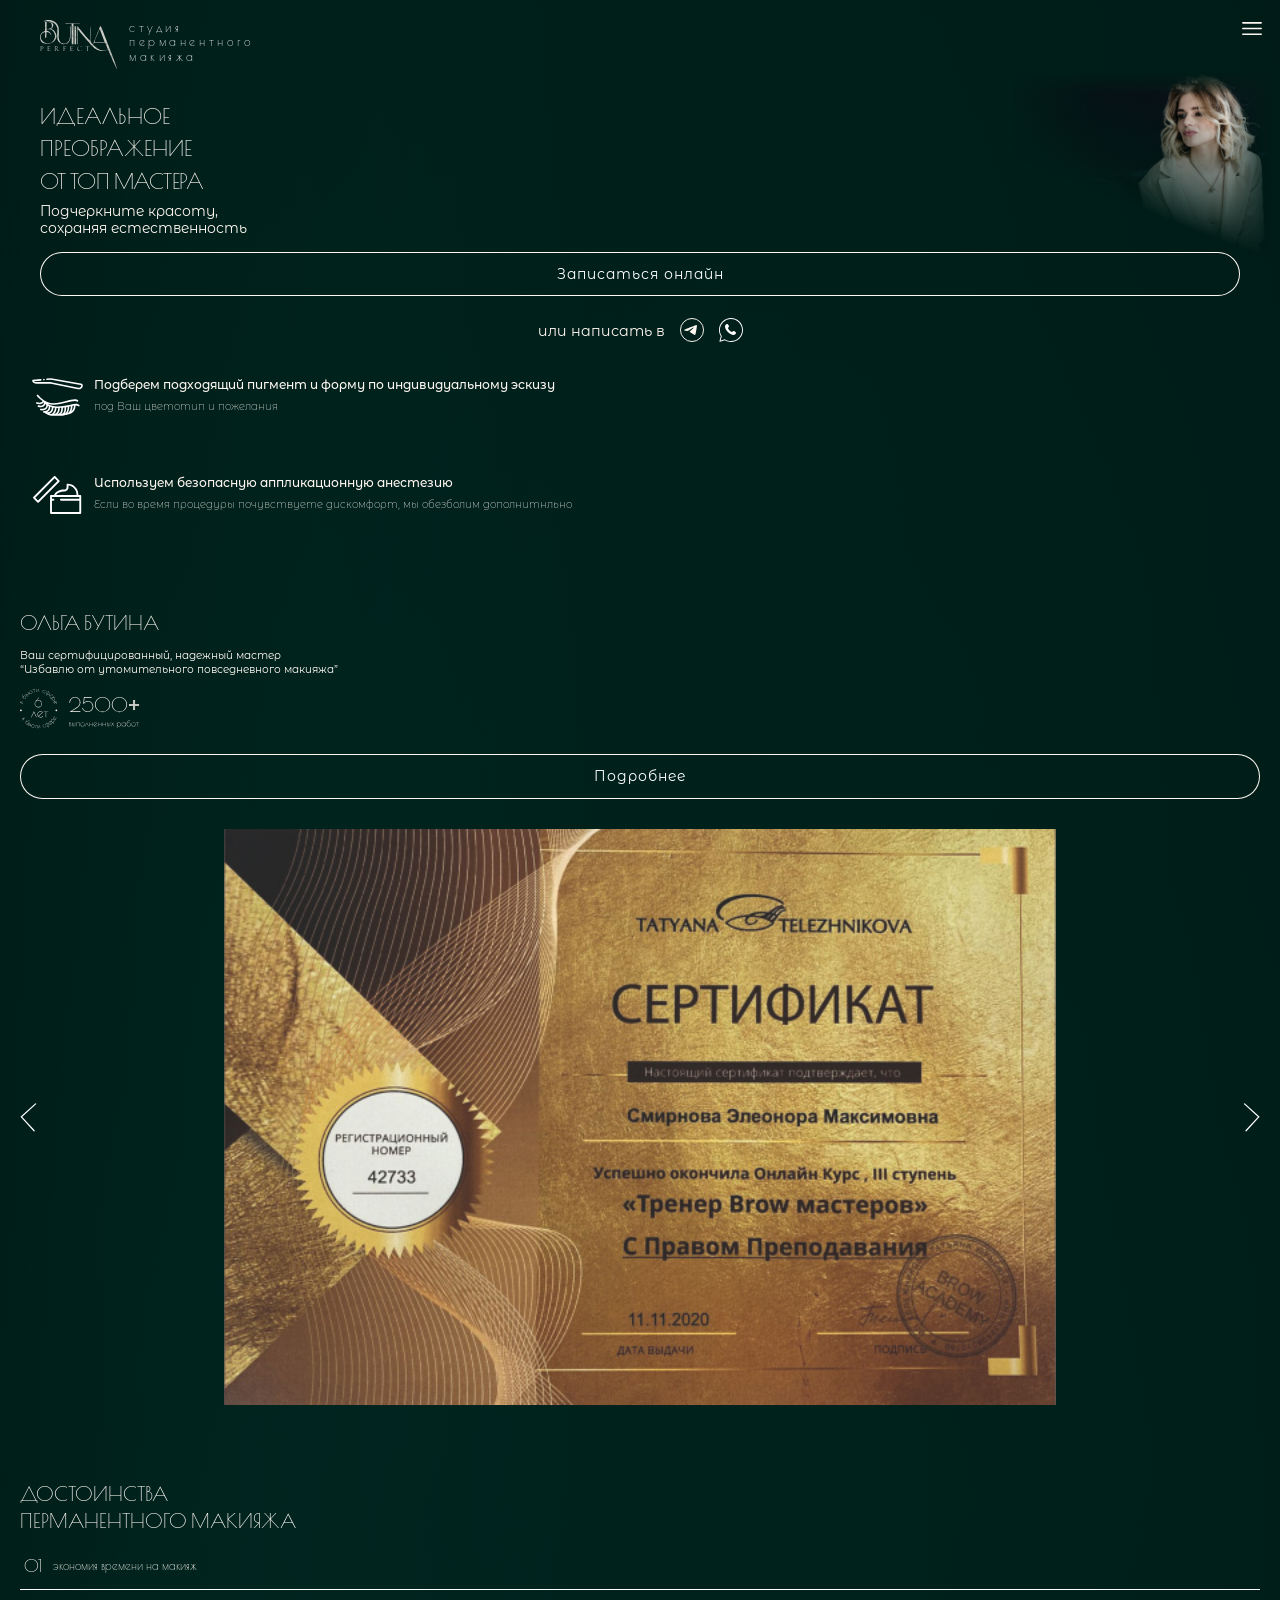
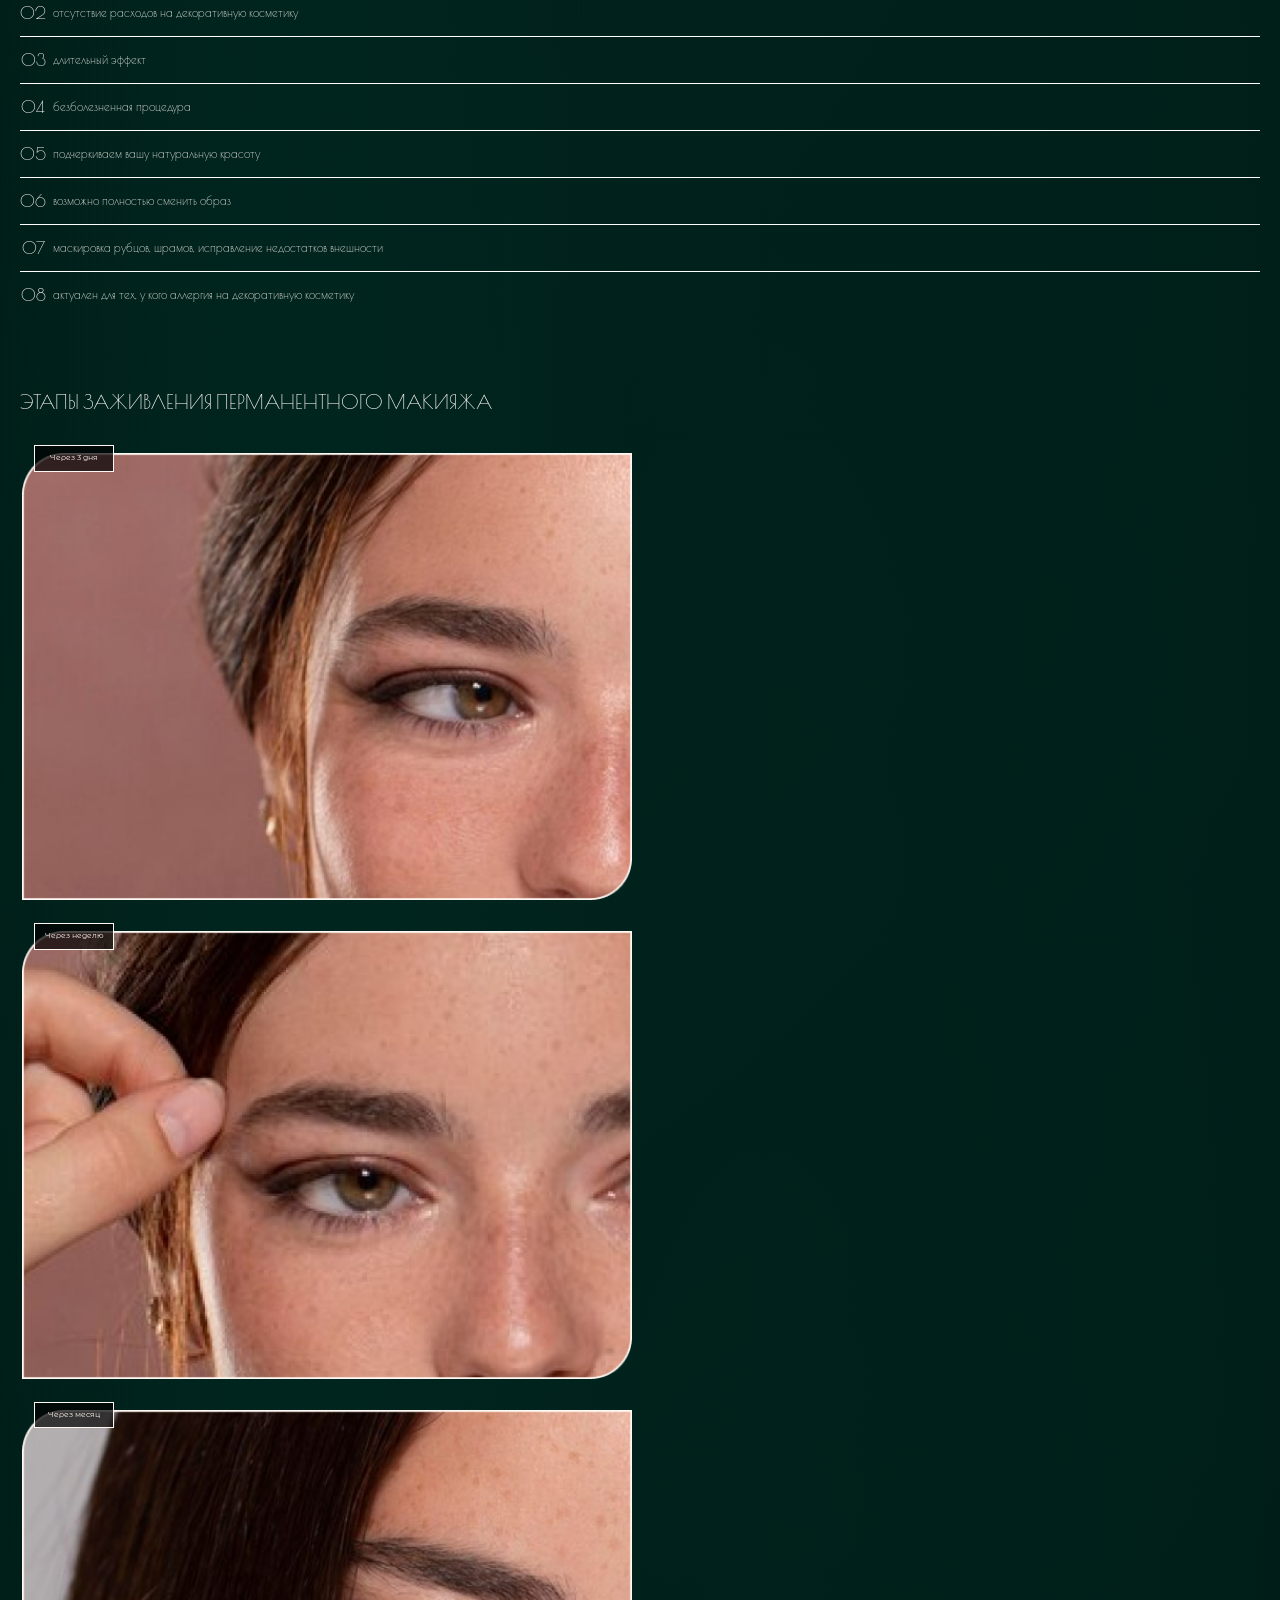
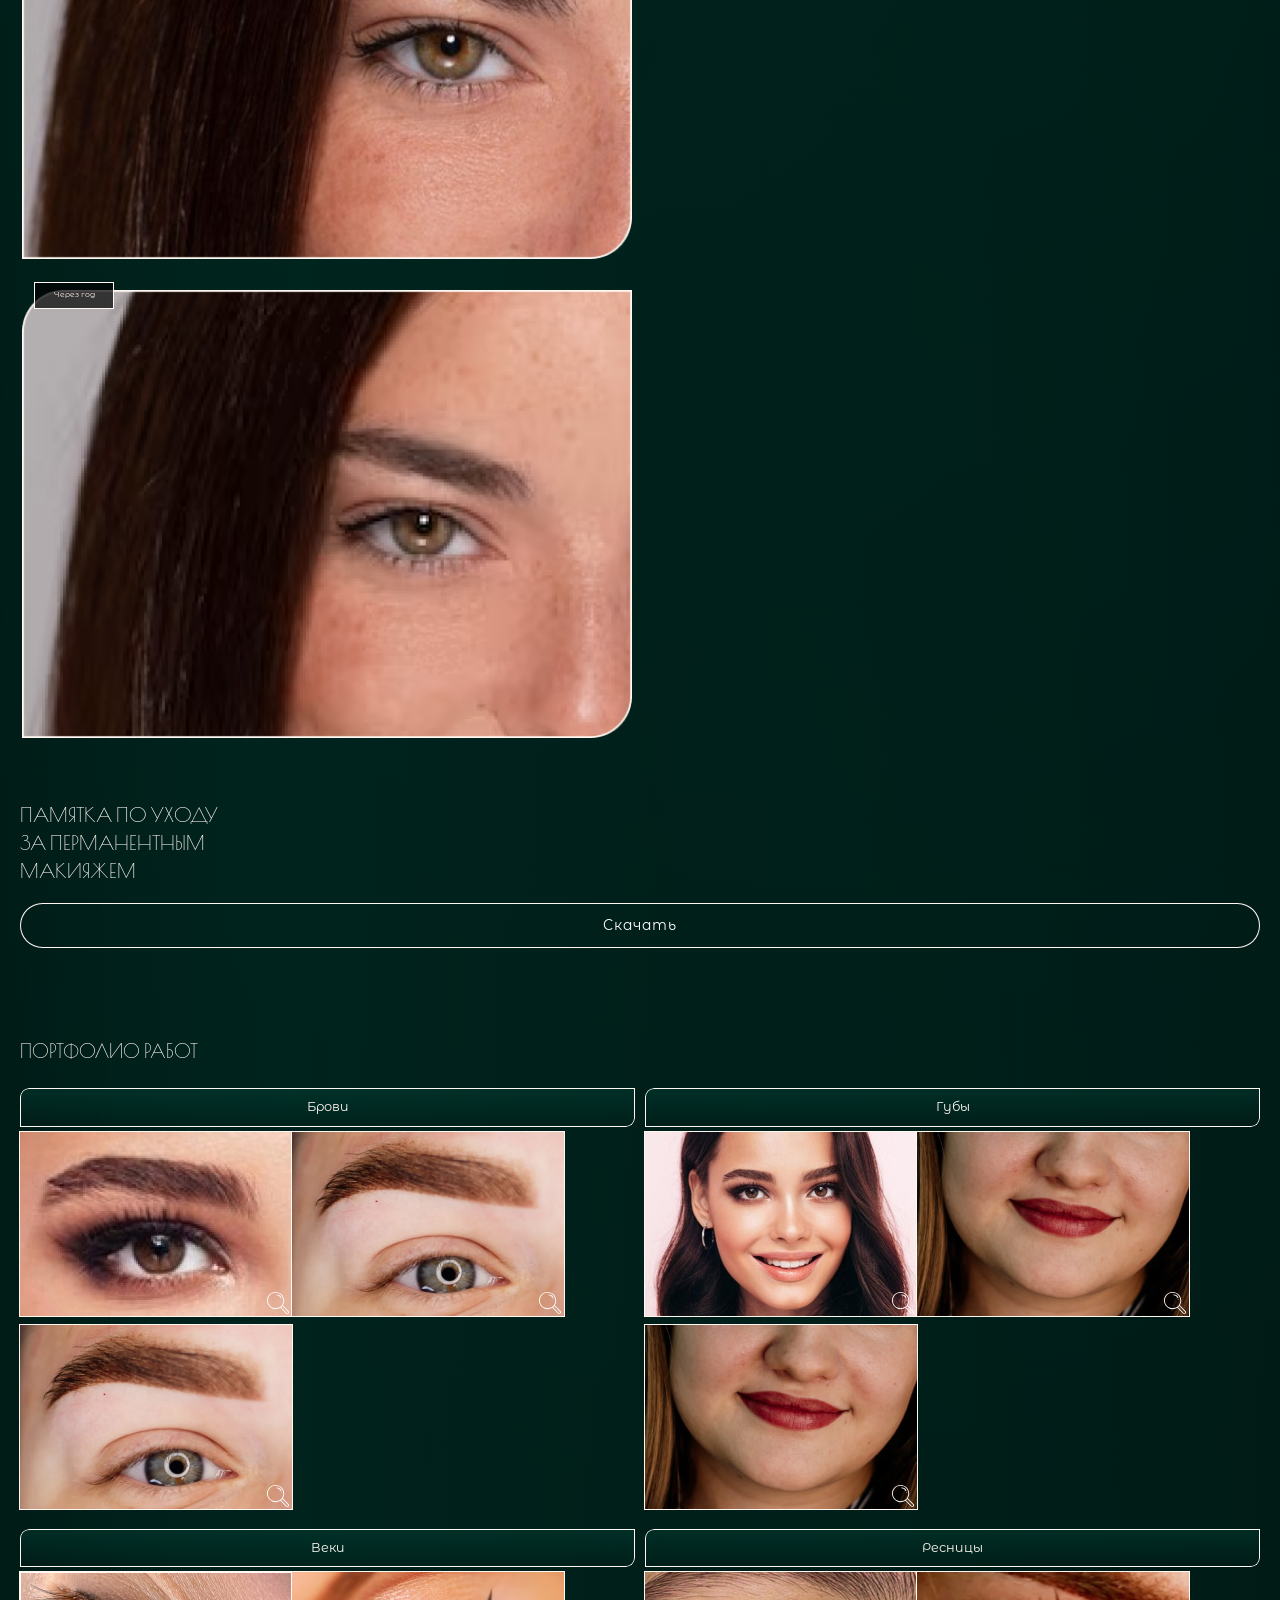
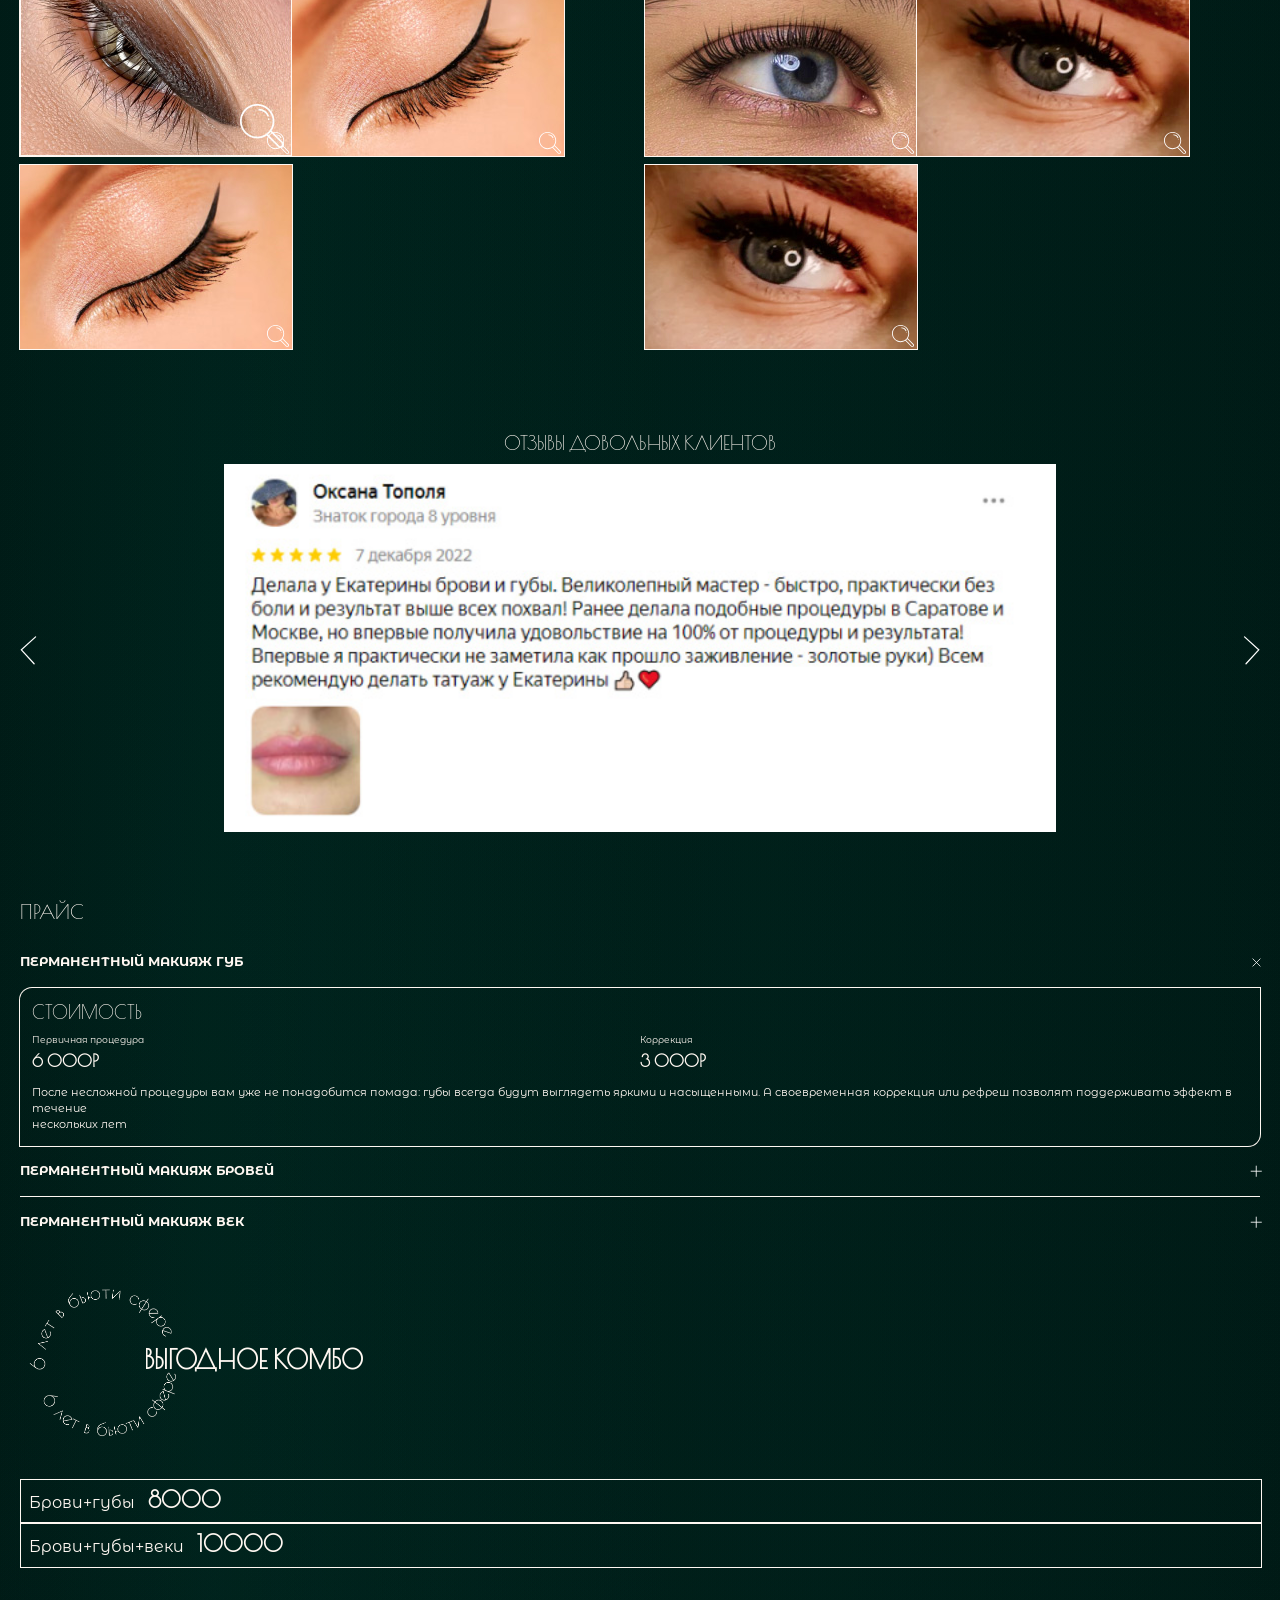
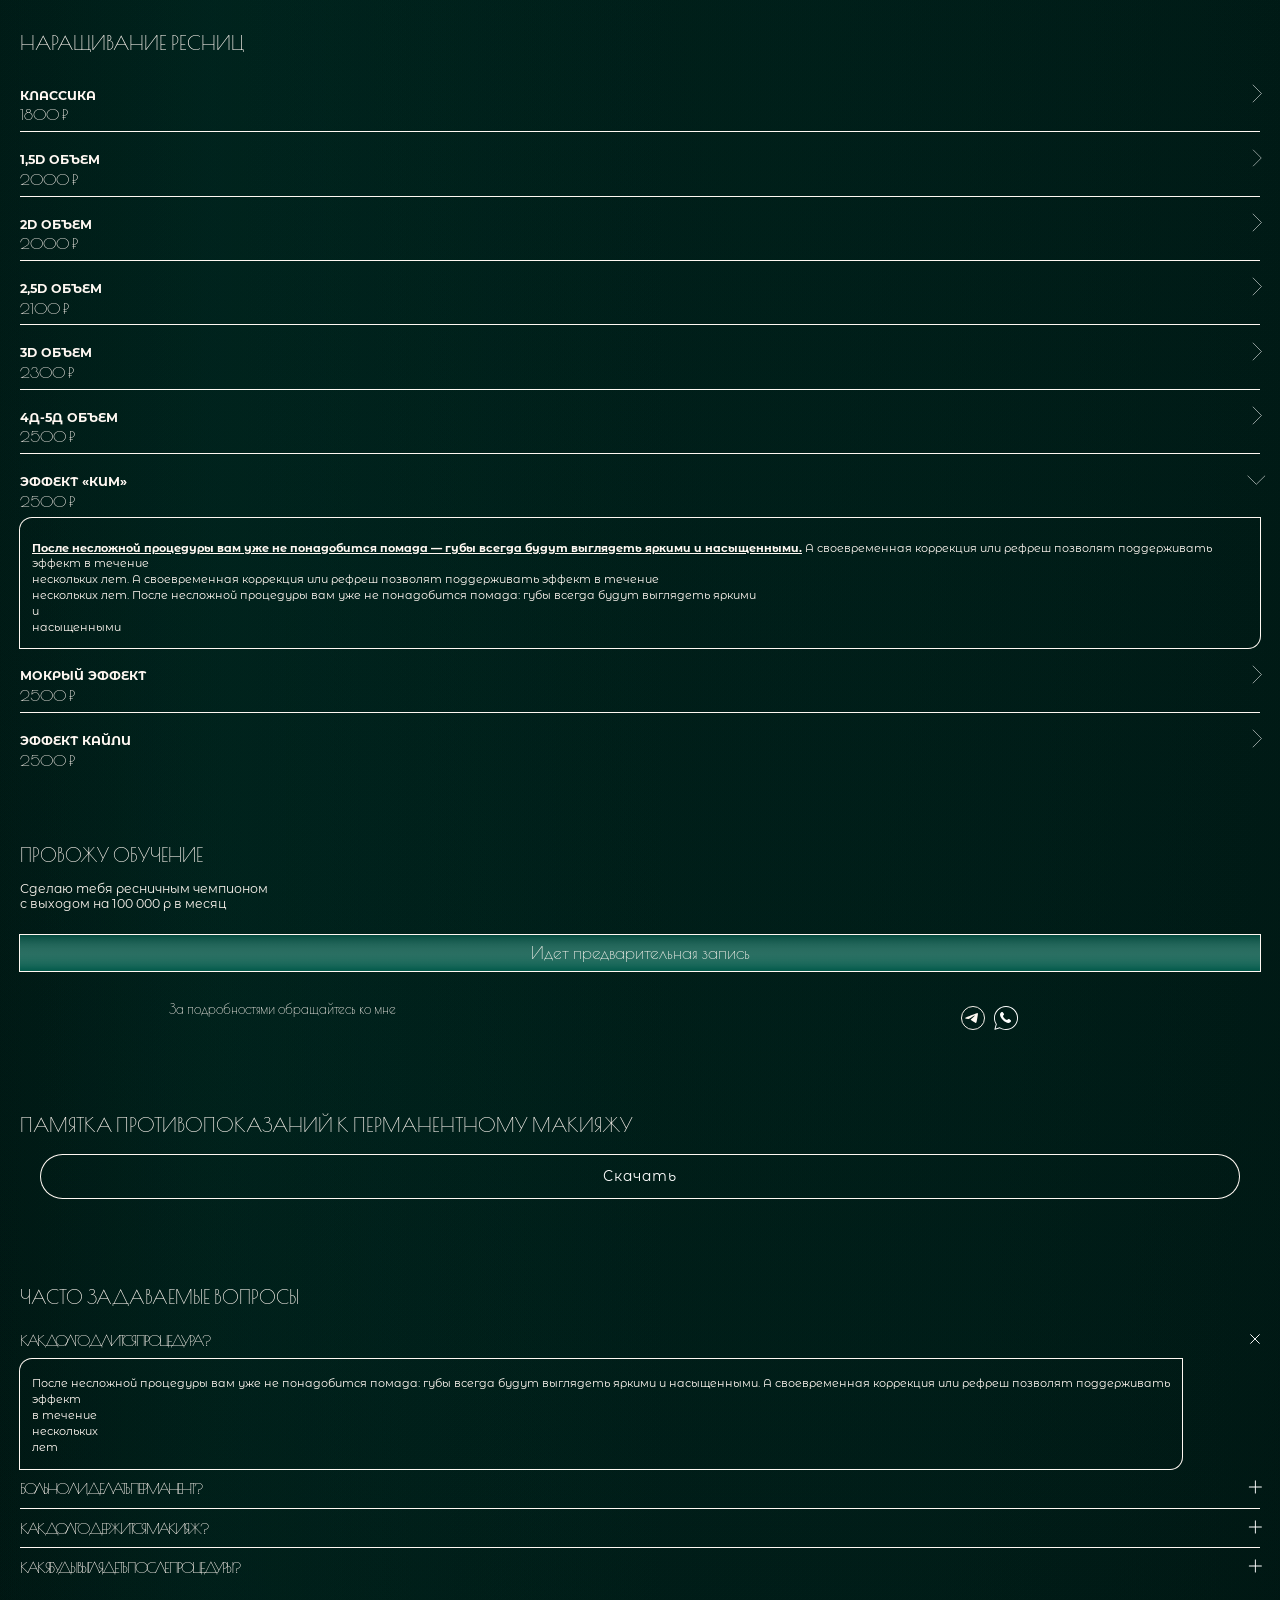
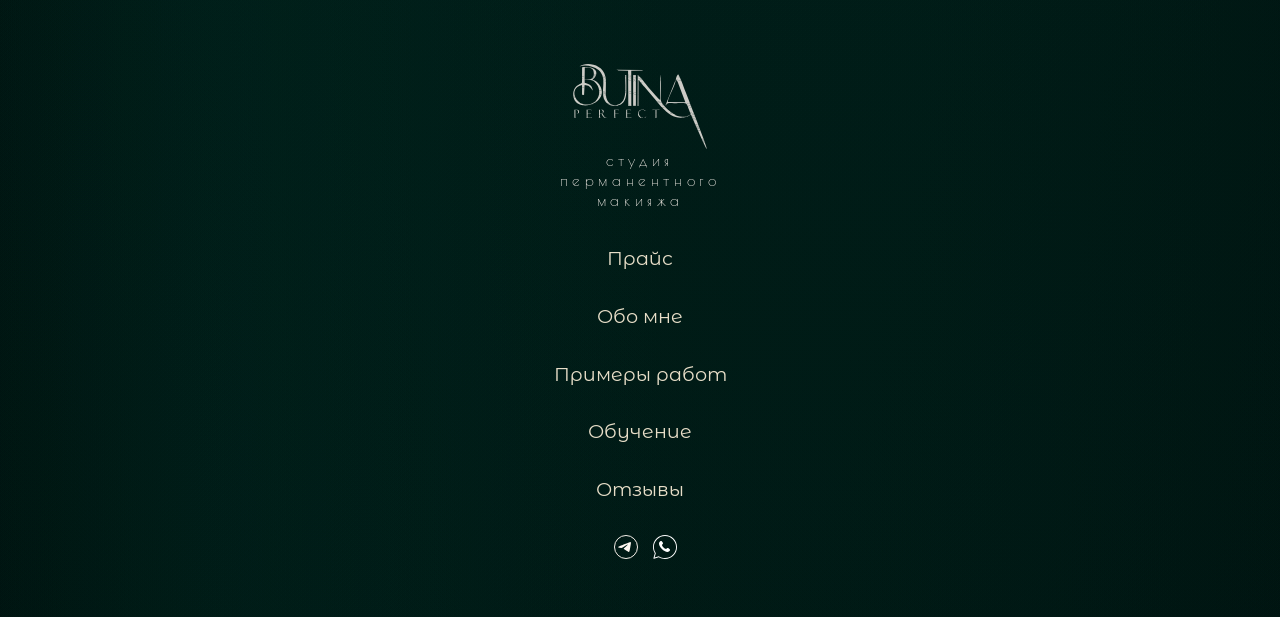
<file: resnichki/index.html>
<!DOCTYPE html>
<html lang="ru"  prefix="og: http://ogp.me/ns#" >
<head>

	<meta http-equiv="Content-Type" content="text/html;charset=UTF-8">
	<!--[if IE]><meta http-equiv="X-UA-Compatible" content="IE=edge,chrome=1"><![endif]-->

	<title></title>

	<meta name="description" content="" >
	<meta name="keywords" content="" >
	<meta name="robots" content="all" >
	<meta name="copyright" content="" >
	<meta name="viewport" content="width=device-width, initial-scale=1, shrink-to-fit=no" >

	<link rel="canonical" href="/" >
	<link rel="alternate" hreflang="ru" href="/" >

	<meta name="application-name" content="" >
	<meta name="msapplication-TileColor" content="#000000" >
	<meta name="theme-color" content="#000000" >

	<link rel="yandex-tableau-widget" href="/yandexmanifest.json" >

	<meta name="format-detection" content="telephone=no" >
	<meta name="format-detection" content="address=no" >

	<meta property="og:type" content="website">
	<meta property="og:site_name" content="">
	<meta property="og:title" content="">
	<meta property="og:description" content="" >
	<meta property="og:url" content="/" >
	<meta property="og:locale" content="ru_ru">
	<meta property="og:image" content="icons/social-poster.jpg">
	<meta property="og:image:width" content="968">
	<meta property="og:image:height" content="504">
	


	<link href="public/styles/page1.css" rel="stylesheet" >

	<link href="public/scripts/slick-1.8.1/slick/slisck.min.css">
	<link rel="preload" href="public/scripts/slick-1.8.1/slick/slick.min.js" as="script" >
	<link rel="stylesheet" type="text/css" href="public/scripts/slick-1.8.1/slick/slick-theme.css"/>

	<script src="https://cdn.jsdelivr.net/npm/@fancyapps/ui@5.0/dist/fancybox/fancybox.umd.js"></script>
	<link rel="stylesheet" href="https://cdn.jsdelivr.net/npm/@fancyapps/ui@5.0/dist/fancybox/fancybox.css" />


	<link rel="preload" href="public/scripts/jquery-3.7.1.min.js" as="script" >
	<link rel="preload" href="public/scripts/page1.js" as="script" >


	<link rel="preconnect" href="https://fonts.googleapis.com">
	<link rel="preconnect" href="https://fonts.gstatic.com" crossorigin>

	<link href="https://fonts.googleapis.com/css2?family=Poiret+One&display=swap" rel="stylesheet">
	<!-- 	font-family: 'Poiret One', sans-serif;  -->
	<link href="https://fonts.googleapis.com/css2?family=Montserrat+Alternates:wght@100;200;300;400;500;600;800&display=swap" rel="stylesheet">
	<!-- font-family: 'Montserrat Alternates', sans-serif; -->


</head>



<body>

	<header>

		<section class="header-body">

		

			<a class="header-logo_a" href="/">
				<img class="header-logo-img" src="public/images/logo.svg" alt="" />
			</a>

			<span class="header-str">
				<div class="header-text">Студия перманентного макияжа</div>
			</span>



			<span class="topmenubutt" id="topmenu-id">
				<a href="#"  class="topmenubutt-a"><img src="public/images/topmenubutt.svg"></a>
				<a href="#"  class="topmenubutt-a topmenubutt-close"><img src="public/images/topmenubutt-close.svg"></a>
			</span>

			<nav class="header-menu" id="topmenu-links-id">
				<ul class="header-menu_ul">
					<li class="header-menu_li"><a class="header-menu_a" href="/">Прайс</a></li>
					<li class="header-menu_li"><a class="header-menu_a" href="/">Обо мне</a></li>
					<li class="header-menu_li"><a class="header-menu_a" href="/">Примеры работ</a></li>
					<li class="header-menu_li"><a class="header-menu_a" href="/">Обучение</a></li>
					<li class="header-menu_li"><a class="header-menu_a" href="/">Отзывы</a></li>
				</ul>
			</nav>

			
		</section>

	</header>


	<main id="main-id">





		<section class="block1">

			<div class="block1-background-body"><div class="block1-background"></div></div>
			<div class="block1-text1">Идеальное <br/>преображение <br/><span class="block1-text1_span">от топ мастера</span></div>
			<div class="block1-text2">Подчеркните красоту, <br/>сохраняя естественность</div>

			<div class="block1-button">
				<a class="block1-button_a" href="/">Записаться онлайн</a>
			</div>

			<div class="block1-underbutton">
				или написать в <img src="public/images/telega.svg" /> <img src="public/images/whatsapp.svg" />
			</div>

		</section>






		<section class="block2">

			<div class="block2-div">
				<span class="block2-div_icon"><img src="public/images/group.svg" /></span>
				<span class="block2-div_title">Подберем подходящий пигмент и форму по индивидуальному эскизу</span>
				<span class="block2-div_text">под Ваш цветотип и пожелания</span>
			</div>

			<div class="block2-div">
				<span class="block2-div_icon"><img src="public/images/Vector.svg" /></span>
				<span class="block2-div_title">Используем безопасную аппликационную анестезию</span>
				<span class="block2-div_text">Если во время процедуры почувствуете дискомфорт, мы обезболим дополнитнльно</span>
			</div>

		</section>





		
		<section class="block9">

			<div class="block9-title">Ольга Бутина</div>

			<div class="block9-text">
				<p>
				Ваш сертифицированный, надежный мастер <br/>
				“Избавлю от утомительного повседневного макияжа”
				</p>
			</div>

			<div class="block9-image">
				<img src="public/images/6ktn.svg" />
			</div>



			<div class="block1-button about-button">
				<a class="block1-button_a" href="/">Подробнее</a>
			</div>


			<div class="block9-text about-text">
				<p>
				Победитель Lashmakers Championship 
				4-5.12.2021, Санкт-Петербург.
				@ilu_championship
				</p>
				<p>
				Участница конференции 
				Lashfire 2022 г.
				@lashfire_world
				</p>
				
				<p>
				Призёр и обладательница 7-и кубков 
				чемпионата «международный кубок 
				Санкт-Петербурга» 23-24 июня 2022 г.
				</p>

				<p>
				Прошла более 30 обучений 
				и вложила в свои знания больше 500 000 
				</p>

				<img src="public/images/foto_vek.png" />


			</div>





		</section>





		<section  class="block10">

			<div class="block13-body">

				<a class="block13-body_slide" href="public/images/cth1.jpg" data-fancybox="gallery1" >
					<img src="public/images/cth1.jpg" />
				</a>

				<a class="block13-body_slide" href="public/images/cth1.jpg" data-fancybox="gallery1" >
					<img src="public/images/cth1.jpg" />
				</a>


			</div>


		</section>





		<section class="block3">

			<div class="block3-title">Достоинства<br/> перманентного макияжа</div>

			<div class="block3-item">
				<span class="block3-item_num">01</span>
				<span class="block3-item_text">Экономия времени на макияж</span>
			</div>

			<div class="block3-item">
				<span class="block3-item_num">02</span>
				<span class="block3-item_text">Отсутствие расходов на декоративную косметику</span>
			</div>

			<div class="block3-item">
				<span class="block3-item_num">03</span>
				<span class="block3-item_text">Длительный эффект</span>
			</div>
			
			<div class="block3-item">
				<span class="block3-item_num">04</span>
				<span class="block3-item_text">Безболезненная процедура</span>
			</div>

			<div class="block3-item">
				<span class="block3-item_num">05</span>
				<span class="block3-item_text">Подчеркиваем Вашу натуральную красоту</span>
			</div>

			<div class="block3-item">
				<span class="block3-item_num">06</span>
				<span class="block3-item_text">Возможно полностью сменить образ</span>
			</div>

			<div class="block3-item">
				<span class="block3-item_num">07</span>
				<span class="block3-item_text">Маскировка рубцов, шрамов, исправление недостатков внешности</span>
			</div>

			<div class="block3-item">
				<span class="block3-item_num">08</span>
				<span class="block3-item_text">Актуален для тех, у кого аллергия на декоративную косметику</span>
			</div>

		</section>





		<!-- Этапы заживления -->
		<section class="block7">

			<div class="block7-title">Этапы заживления перманентного макияжа</div>

			<div class="block7-item"><small>Через 3 дня</small><img src="public/images/pigment.png" /></div>
			<div class="block7-item"><small>Через неделю</small><img src="public/images/pigment2.png" /></div>
			<div class="block7-item"><small>Через месяц</small><img src="public/images/pigment3.png" /></div>
			<div class="block7-item"><small>Через год</small><img src="public/images/pigment4.png" /></div>

		</section>





		<!-- Памятка -->

		<section class="block8 block5">


			<div class="block5-body">

				<div class="block5-headertext2">
					Памятка по уходу<br/> за перманентным<br/> макияжем
				</div>


				<div class="block1-button">
					<a class="block1-button_a" href="/">Скачать</a>
				</div>

			</div>

		</section>





		<!-- Портфолио -->
		<section  class="block11">
			
			<div class="block11-title">Портфолио работ</div>

			<div class="block11-body">

				<div class="block11-body_item">

					<p class="block11-body_item_p">Брови</p>
					<p><img src="public/images/image1_1.jpg" data-src="public/images/image1_1.jpg" /></p>
					<p><img src="public/images/image1_2.jpg" data-src="public/images/image1_2.jpg" /></p>
					<p><img src="public/images/image1_3.jpg" data-src="public/images/image1_3.jpg" /></p>

				</div>

				<div class="block11-body_item">

					<p class="block11-body_item_p">Губы</p>
					<p><img src="public/images/image2_1.jpg" data-src="public/images/image2_1.jpg" /></p>
					<p><img src="public/images/image2_2.jpg" data-src="public/images/image2_2.jpg"/></p>
					<p><img src="public/images/image2_3.jpg" data-src="public/images/image2_3.jpg"/></p>

				</div>

				<div class="block11-body_item">

					<p class="block11-body_item_p">Веки</p>
					<p><img src="public/images/image3_1.jpg" data-src="public/images/image3_1.jpg" /></p>
					<p><img src="public/images/image3_2.jpg" data-src="public/images/image3_2.jpg" /></p>
					<p><img src="public/images/image3_3.jpg" data-src="public/images/image3_3.jpg"/></p>

				</div>

				<div class="block11-body_item">

					<p class="block11-body_item_p">Ресницы</p>
					<p><img src="public/images/image4_1.jpg" data-src="public/images/image4_1.jpg"/></p>
					<p><img src="public/images/image4_2.jpg" data-src="public/images/image4_2.jpg"/></p>
					<p><img src="public/images/image4_3.jpg" data-src="public/images/image4_3.jpg"/></p>

				</div>


			</div>

		</section>





		<!-- Отзывы -->
		<section  class="block13">
			
			<div class="block13-title">Отзывы довольных клиентов</div>

			<div class="block13-body">

				<a class="block13-body_slide" href="public/images/otziv1.jpg" data-fancybox="gallery2" >
					<img src="public/images/otziv1.jpg" />
				</a>

				<a class="block13-body_slide" href="public/images/otziv1.jpg" data-fancybox="gallery2" >
					<img src="public/images/otziv1.jpg" />
				</a>


			</div>

		</section>














		<!-- Прайс -->
		<section class="block4">

			<div class="block4-title">Прайс</div>

			<div class="block4-item open open2">
				<div class="block4-item_title">Перманентный макияж губ</div>

				<div class="block4-item_body">

					<div class="block4-item_body_title">Стоимость</div>

					<div class="block4-item_body_cennik">
						<span class="block4-item_body_descript">Первичная процедура</span>
						<span class="block4-item_body_price">6 000р</span>
					</div>

					<div class="block4-item_body_cennik">
						<span class="block4-item_body_descript">Коррекция</span>
						<span class="block4-item_body_price">3 000р</span>
					</div>

					<div class="block4-item_body_text">
						После несложной процедуры вам уже не понадобится помада: губы всегда будут выглядеть яркими и насыщенными. А своевременная коррекция или рефреш позволят поддерживать эффект в течение<br/> нескольких лет
					</div>


				</div>

			</div>


			<div class="block4-item">
				<div class="block4-item_title">Перманентный макияж бровей</div>

				<div class="block4-item_body">

					<div class="block4-item_body_title">Стоимость</div>

					<div class="block4-item_body_cennik">
						<span class="block4-item_body_descript">Первичная процедура</span>
						<span class="block4-item_body_price">6 000р</span>
					</div>

					<div class="block4-item_body_cennik">
						<span class="block4-item_body_descript">Коррекция</span>
						<span class="block4-item_body_price">3 000р</span>
					</div>

					<div class="block4-item_body_text">
						После несложной процедуры вам уже не понадобится помада: губы всегда будут выглядеть яркими и насыщенными. А своевременная коррекция или рефреш позволят поддерживать эффект в течение<br/> нескольких лет
					</div>


				</div>

			</div>


			<div class="block4-item">
				<div class="block4-item_title">Перманентный макияж век</div>

				<div class="block4-item_body">

					<div class="block4-item_body_title">Стоимость</div>

					<div class="block4-item_body_cennik">
						<span class="block4-item_body_descript">Первичная процедура</span>
						<span class="block4-item_body_price">6 000р</span>
					</div>

					<div class="block4-item_body_cennik">
						<span class="block4-item_body_descript">Коррекция</span>
						<span class="block4-item_body_price">3 000р</span>
					</div>

					<div class="block4-item_body_text">
						После несложной процедуры вам уже не понадобится помада: губы всегда будут выглядеть яркими и насыщенными. А своевременная коррекция или рефреш позволят поддерживать эффект в течение<br/> нескольких лет
					</div>


				</div>

			</div>



		</section>





		<!-- Выгодное комбо -->
		<section class="block5">


			<div class="block5-body">

				<div class="block5-background"></div>
				<div class="block5-headertext">Выгодное комбо</div>

				<div class="block5-item"><b>Брови+губы</b> 8000</div>
				<div class="block5-item"><b>Брови+губы+веки</b> 10000</div>


			</div>

		</section>







		<!--  -->
		<section class="block4 block6">

			<div class="block4-title">Наращивание ресниц</div>


			<div class="block4-item">
				<div class="block4-item_title">Классика</div>
				<div class="block6-item_title">1800 ₽</div>

				<div class="block4-item_body">

					<div class="block4-item_body_text">
						<b>После несложной процедуры</b> вам уже не понадобится помада: губы всегда будут выглядеть яркими и насыщенными. А своевременная коррекция или рефреш позволят поддерживать эффект в течение<br/> нескольких лет
					</div>


				</div>

			</div>


			<div class="block4-item">
				<div class="block4-item_title">1,5D Объем</div>
				<div class="block6-item_title">2000 ₽</div>

				<div class="block4-item_body">

					<div class="block4-item_body_text">
						После несложной процедуры вам уже не понадобится помада: губы всегда будут выглядеть яркими и насыщенными. А своевременная коррекция или рефреш позволят поддерживать эффект в течение<br/> нескольких лет
					</div>


				</div>

			</div>


			<div class="block4-item">
				<div class="block4-item_title">2D Объем</div>
				<div class="block6-item_title">2000 ₽</div>

				<div class="block4-item_body">

					<div class="block4-item_body_text">
						После несложной процедуры вам уже не понадобится помада: губы всегда будут выглядеть яркими и насыщенными. А своевременная коррекция или рефреш позволят поддерживать эффект в течение<br/> нескольких лет
					</div>


				</div>

			</div>


			<div class="block4-item">
				<div class="block4-item_title">2,5D Объем</div>
				<div class="block6-item_title">2100 ₽</div>

				<div class="block4-item_body">

					<div class="block4-item_body_text">
						После несложной процедуры вам уже не понадобится помада: губы всегда будут выглядеть яркими и насыщенными. А своевременная коррекция или рефреш позволят поддерживать эффект в течение<br/> нескольких лет
					</div>


				</div>

			</div>

			<div class="block4-item">
				<div class="block4-item_title">3D Объем</div>
				<div class="block6-item_title">2300 ₽</div>

				<div class="block4-item_body">

					<div class="block4-item_body_text">
						После несложной процедуры вам уже не понадобится помада: губы всегда будут выглядеть яркими и насыщенными. А своевременная коррекция или рефреш позволят поддерживать эффект в течение<br/> нескольких лет
					</div>


				</div>

			</div>


			<div class="block4-item">
				<div class="block4-item_title">4Д-5Д Объем</div>
				<div class="block6-item_title">2500 ₽</div>

				<div class="block4-item_body">

					<div class="block4-item_body_text">
						После несложной процедуры вам уже не понадобится помада: губы всегда будут выглядеть яркими и насыщенными. А своевременная коррекция или рефреш позволят поддерживать эффект в течение<br/> нескольких лет
					</div>


				</div>

			</div>


			<div class="block4-item open open2">
				<div class="block4-item_title">Эффект &laquo;Ким&raquo;</div>
				<div class="block6-item_title">2500 ₽</div>

				<div class="block4-item_body">

					<div class="block4-item_body_text">
						<b>После несложной процедуры вам уже не понадобится помада &mdash; губы всегда будут выглядеть яркими и насыщенными.</b> А своевременная коррекция или рефреш позволят поддерживать эффект в течение<br/> нескольких лет.  А своевременная коррекция или рефреш позволят поддерживать эффект в течение<br/> нескольких лет. После несложной процедуры вам уже не понадобится помада: губы всегда будут выглядеть яркими<br/> и<br/> насыщенными
					</div>

				</div>

			</div>

			<div class="block4-item">
				<div class="block4-item_title">Мокрый эффект</div>
				<div class="block6-item_title">2500 ₽</div>

				<div class="block4-item_body">

					<div class="block4-item_body_text">
						После несложной процедуры вам уже не понадобится помада: губы всегда будут выглядеть яркими и насыщенными. А своевременная коррекция или рефреш позволят поддерживать эффект в течение<br/> нескольких лет
					</div>


				</div>

			</div>

			<div class="block4-item">
				<div class="block4-item_title">Эффект Кайли</div>
				<div class="block6-item_title">2500 ₽</div>

				<div class="block4-item_body">

					<div class="block4-item_body_text">
						После несложной процедуры вам уже не понадобится помада: губы всегда будут выглядеть яркими и насыщенными. А своевременная коррекция или рефреш позволят поддерживать эффект в течение<br/> нескольких лет
					</div>


				</div>

			</div>


		</section>















		<section  class="block12">
			
			<div class="block12-title">Провожу обучение</div>

			<div class="block12-text">Сделаю тебя ресничным чемпионом<br/> с выходом на 100 000 р в месяц</div>

			<div class="block12-button-body">
					<div class="block12-button">Идет предварительная запись</div>
			</div>

			<div class="block1-underbutton">

				<div class="block12-text2">
					За подробностями обращайтесь ко мне 
				</div> 

				<img src="public/images/telega.svg"> 

				<img src="public/images/whatsapp.svg">

			</div>

		</section>





		<section class="block16">

			<div class="block5-headertext2">
				Памятка противопоказаний к перманентному макияжу
			</div>

			<div class="block1-button">
				<a class="block1-button_a" href="/">Скачать</a>
			</div>

		</section>

		
		<!-- Памятка противопоказаний -->
		<section  class="block14">
			
			<div class="block14-title">Часто задаваемые вопросы</div>



			<div class="block4-item open open2">
				<div class="block4-item_title">Как долго длится процедура?</div>

				<div class="block4-item_body">


					<div class="block4-item_body_text">
						После несложной процедуры вам уже не понадобится помада: губы всегда будут выглядеть яркими и насыщенными. А своевременная коррекция или рефреш позволят поддерживать <br/>эффект <br/>в течение<br/> нескольких <br/>лет
					</div>


				</div>

			</div>



			<div class="block4-item">
				<div class="block4-item_title">Больно ли делать перманент?</div>

				<div class="block4-item_body">

					<div class="block4-item_body_text">
						После несложной процедуры вам уже не понадобится помада: губы всегда будут выглядеть яркими и насыщенными. А своевременная коррекция или рефреш позволят поддерживать <br/>эффект <br/>в течение<br/> нескольких <br/>лет
					</div>

				</div>

			</div>



			<div class="block4-item">
				<div class="block4-item_title">Как долго держится макияж?</div>

				<div class="block4-item_body">

					<div class="block4-item_body_text">
						После несложной процедуры вам уже не понадобится помада: губы всегда будут выглядеть яркими и насыщенными. А своевременная коррекция или рефреш позволят поддерживать <br/>эффект <br/>в течение<br/> нескольких <br/>лет
					</div>

				</div>

			</div>



			<div class="block4-item">

				<div class="block4-item_title">Как ябуды выглядеть после процедуры?</div>

				<div class="block4-item_body">

					<div class="block4-item_body_text">
						После несложной процедуры вам уже не понадобится помада: губы всегда будут выглядеть яркими и насыщенными. А своевременная коррекция или рефреш позволят поддерживать <br/>эффект <br/>в течение<br/> нескольких <br/>лет
					</div>

				</div>

			</div>




		</section>





		<section class="block15">
			<img class="header-logo-img" src="public/images/logo.svg" alt="">

			<div class="block15-logo_text">Студия<br/> перманентного<br/> макияжа</div>

			<div class="block15-menu">

				<a href="">Прайс</a>
				<a href="">Обо мне</a>
				<a href="">Примеры работ</a>
				<a href="">Обучение</a>
				<a href="">Отзывы</a>

			</div>

			<div class="block1-underbutton">
				<img src="public/images/telega.svg"> <img src="public/images/whatsapp.svg">
			</div>


		</section>



	</main>

	



	<footer>

	</footer>

	<script src="public/scripts/jquery-3.7.1.min.js"></script>
	<script src="public/scripts/slick-1.8.1/slick/slick.min.js"></script>
	<script src="public/scripts/page1.js"></script>



</body>
</html>
</file>
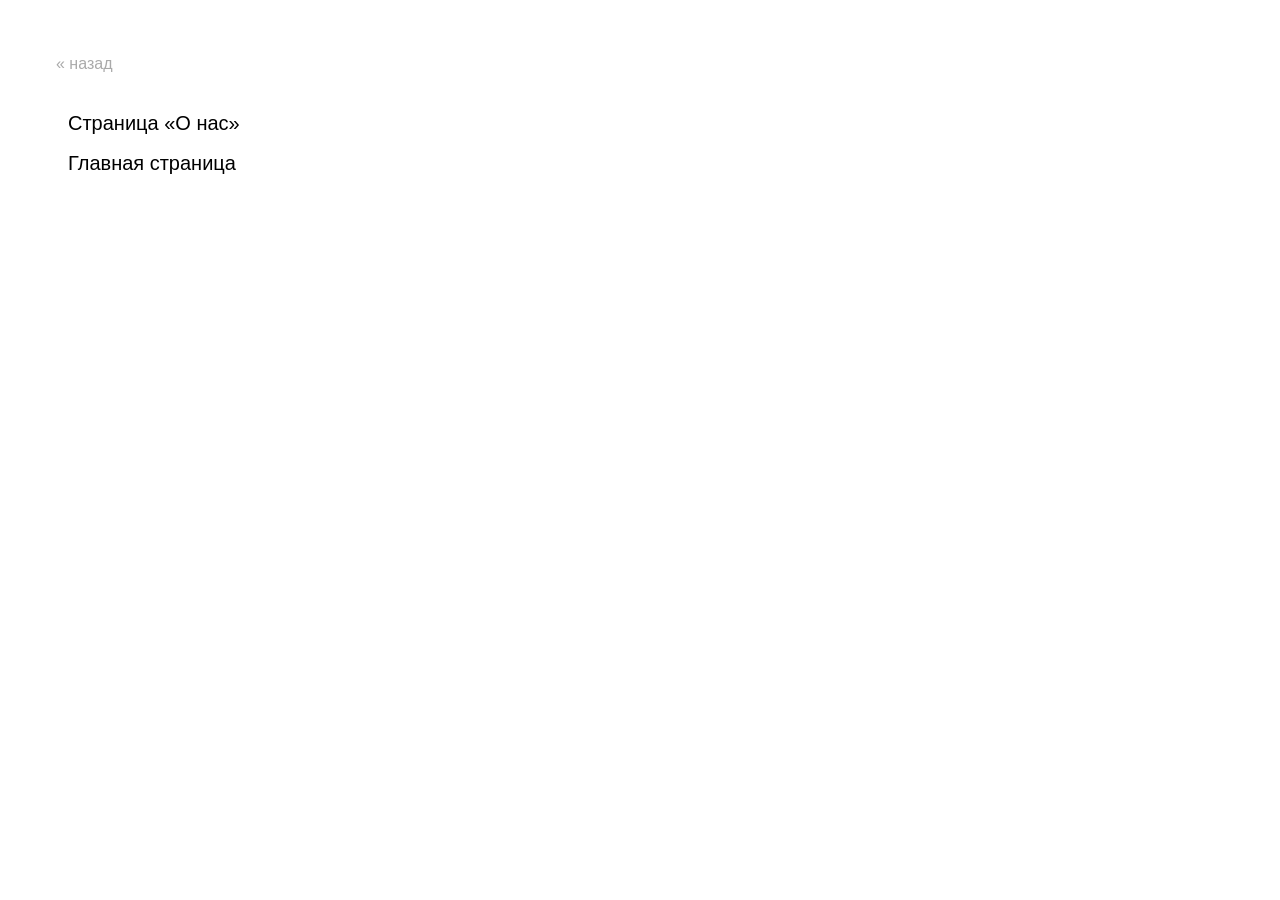
<file: vzlyad/index.html>
<!DOCTYPE html>
<html lang="ru">

    <head>
		<meta charset="utf-8" />
		<meta http-equiv="X-UA-Compatible" content="IE=edge" />
		<meta name="viewport" content="width=device-width, initial-scale=1" />
		<meta name="robots" content="index, follow" />
		<meta http-equiv="content-type" content="text/html; charset=utf-8" />

        <title>Антон Ковалев</title>
        <meta name="description" content="">

        <link href="../s.css" rel="stylesheet" type="text/css">

        <style>

        </style>


    </head>

    <body>
        <a href="../index.html" class="toBack">&laquo; назад</a>
        &nbsp;

        <a href="about.html">Страница &laquo;О нас&raquo;</a>
        <a href="home.html">Главная страница</a>





    </body>

</html>
</file>
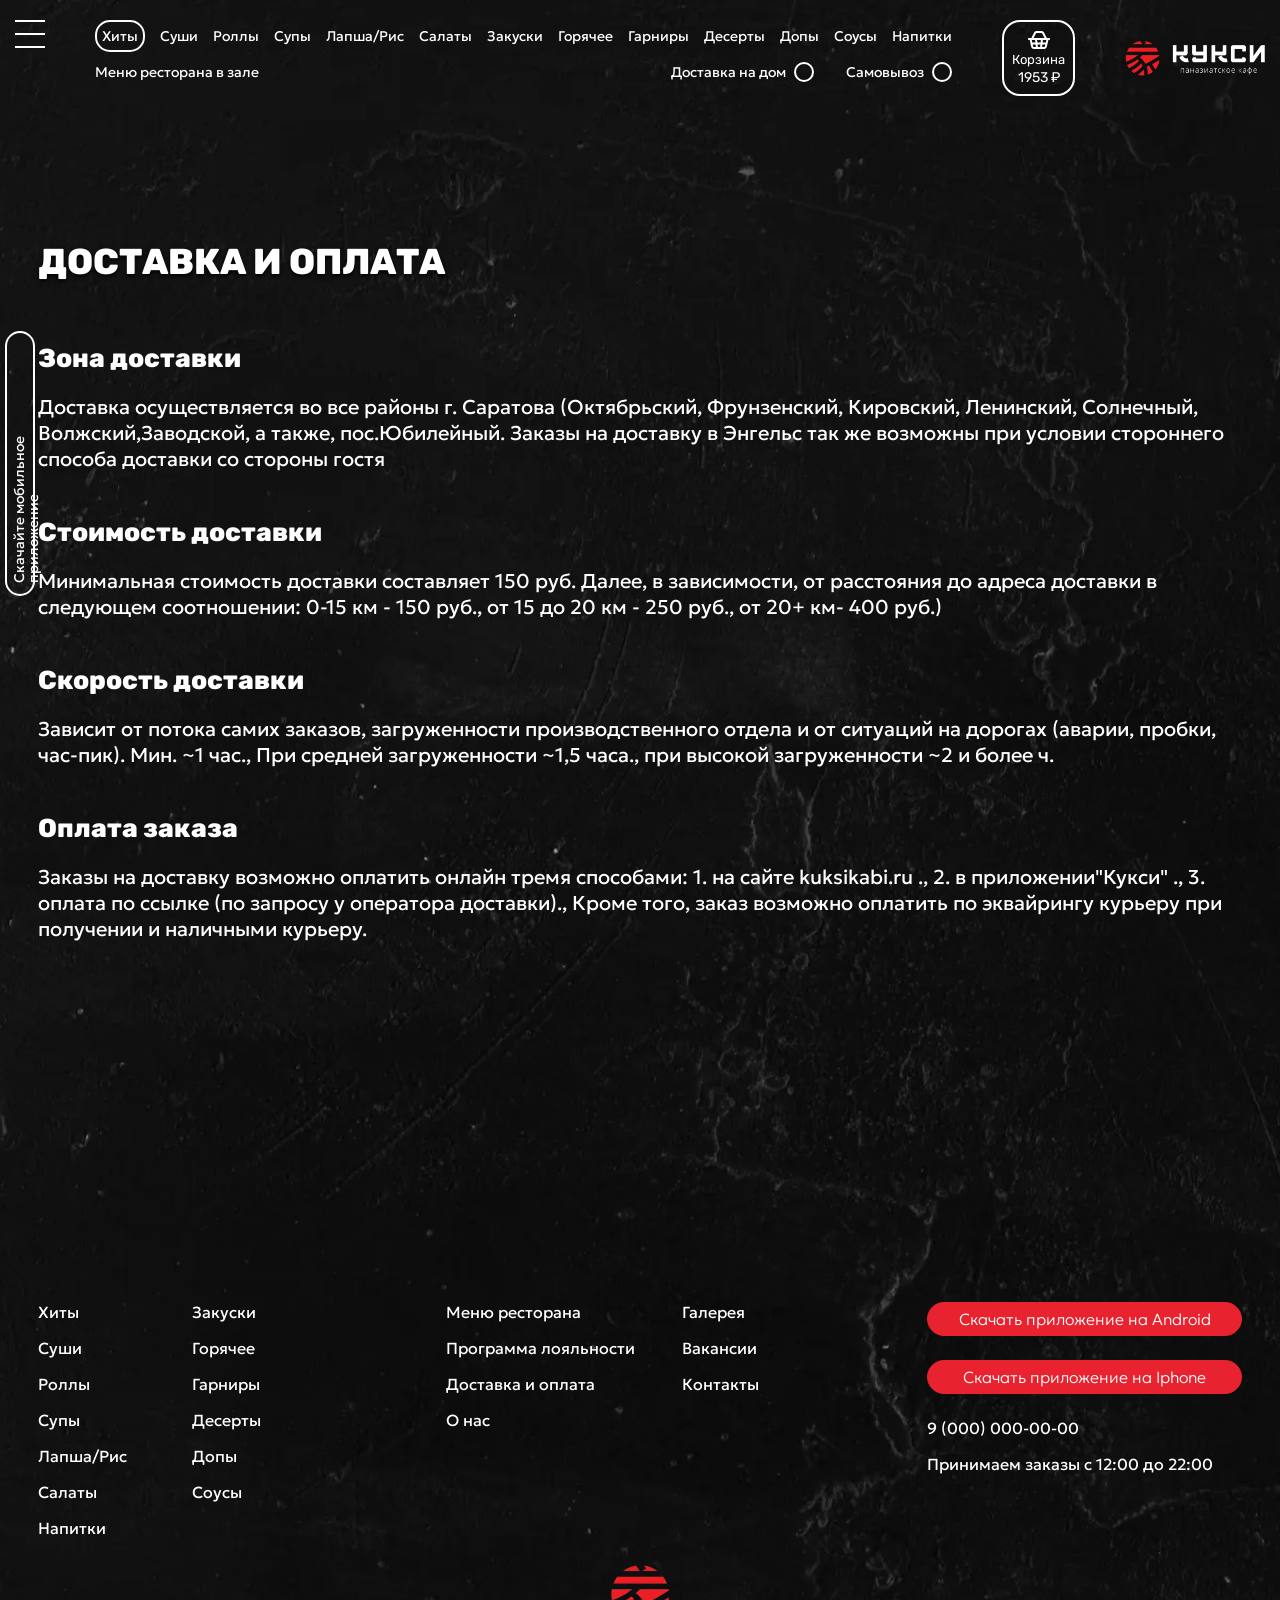
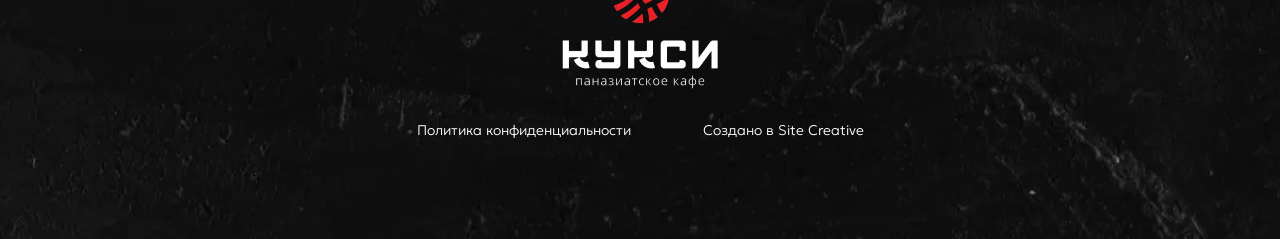
<file: kuksi/dostavka.html>
<!DOCTYPE html>
<html lang="ru">
<head>
    <meta charset="UTF-8">
    <meta name="viewport" content="width=device-width, initial-scale=1.0">
    <link rel="icon" href="images/favicon.webp" sizes="any">
    <link rel="stylesheet" href="css/libs/swiper-bundle.min.css">
    <link rel="stylesheet" href="scss/style.css">
    <title>Доставка и оплата</title>
</head>
<body>
    <header>
        <div class="header__cnt">
            <div class="header__burger">
                <span></span>
            </div>
            <div class="header__menu">
                <nav>
                    <ul class="header__list">
                        <li><a href="">Хиты</a></li>
                        <li><a href="">Суши</a></li>
                        <li><a href="">Роллы</a></li>
                        <li><a href="">Супы</a></li>
                        <li><a href="">Лапша/Рис</a></li>
                        <li><a href="">Салаты</a></li>
                        <li><a href="">Закуски</a></li>
                        <li><a href="">Горячее</a></li>
                        <li><a href="">Гарниры</a></li>
                        <li><a href="">Десерты</a></li>
                        <li><a href="">Допы</a></li>
                        <li><a href="">Соусы</a></li>
                        <li><a href="">Напитки</a></li>
                    </ul>
                </nav>

                <div class="header__menu-bottom">
                    <p class="header__menu-left">Меню ресторана в зале </p>
                    <div class="header__menu-right">
                        <label for="dostavka" class="menu__item">
                            <span>Доставка на дом</span>
                            <input type="radio" name="menu__item" value="Доставка на дом" id="dostavka">
                            <div class="menu__item-circle"></div>
                        </label>
                        <label for="sam" class="menu__item">
                            <span>Самовывоз</span>
                            <input type="radio" name="menu__item" value="Самовывоз" id="sam">
                            <div class="menu__item-circle"></div>
                        </label>
                    </div>
                </div>


            </div>
            <a href="" class="basket">
                <img src="images/basketicon.webp" alt="">
                <p class="basket__name">Корзина</p>
                <p class="basket__value">1953 ₽</p>
            </a>
            <a href="index.html" class="header__logo">
                <img src="images/logo.webp" alt="">
            </a>
        </div>
        <div class="mob__menu">
            <ul class="mob__menu-list">
                <li><a href="">Меню ресторана</a></li>
                <li><a href="">Программа лояльности</a></li>
                <li><a href="">Доставка и оплата</a></li>
                <li><a href="">О нас</a></li>
                <li><a href="">Вакансии</a></li>
                <li><a href="">Галерея</a></li>
                <li><a href="">Контакты</a></li>
                <li><a href="tel:9 (000) 000-00-00">9 (000) 000-00-00</a></li>
            </ul>
            <a href="" class="mob__logo">
                <img src="images/moblogo.webp" alt="">
            </a>
            <div class="mob__app-box">
                <a href="" download="">Скачайте мобильное приложение </a>
            </div>
            <div class="mob__close"></div>
        </div>
    </header>
    <main>



        <a href="" class="app__link-box" download="">
            <p class="app__link">Скачайте мобильное приложение</p>
        </a>

    
  



        <section class="text_content">
          

            <div class="container">

                <h1>Доставка и оплата</h1>

                    <div class="container-text">

                        <h3>Зона доставки</h3>
                        <p>Доставка осуществляется во все районы г. Саратова (Октябрьский, Фрунзенский, Кировский, Ленинский, Солнечный, Волжский,Заводской, а также, пос.Юбилейный. Заказы на доставку в Энгельс так же возможны при условии стороннего способа доставки со стороны гостя</p>


                        <h3>Стоимость доставки</h3>
                        <p>Минимальная стоимость доставки составляет 150 руб. Далее, в зависимости, от расстояния до адреса доставки в следующем соотношении: 0-15 км - 150 руб., от 15 до 20 км - 250 руб., от 20+ км- 400 руб.)</p>


                        <h3>Скорость доставки</h3>
                        <p>Зависит от потока самих заказов, загруженности производственного отдела и от ситуаций на дорогах (аварии, пробки, час-пик). Мин. ~1 час., При средней загруженности ~1,5 часа., при высокой загруженности ~2 и более ч.</p>

                        <h3>Оплата заказа</h3>
                        <p>Заказы на доставку возможно оплатить онлайн тремя способами: 1. на сайте kuksikabi.ru ., 2. в приложении"Кукси" ., 3. оплата по ссылке (по запросу у оператора доставки)., Кроме того, заказ возможно оплатить по эквайрингу курьеру при получении и наличными курьеру.</p>


                </div>




            </div>


        </section>



























    </main>
    <footer>
        <div class="container">
            <div class="footer__cnt">
                <div class="footer__top">
                    <ul class="footer__menu">
                        <li><a href="">Хиты</a></li>
                        <li><a href="">Суши</a></li>
                        <li><a href="">Роллы</a></li>
                        <li><a href="">Супы</a></li>
                        <li><a href="">Лапша/Рис</a></li>
                        <li><a href="">Салаты</a></li>
                        <li><a href="">Напитки</a></li>
                        <li><a href="">Закуски</a></li>
                        <li><a href="">Горячее</a></li>
                        <li><a href="">Гарниры</a></li>
                        <li><a href="">Десерты</a></li>
                        <li><a href="">Допы</a></li>
                        <li><a href="">Соусы</a></li>
                    </ul>
                    <ul class="footer__nav">
                        <li><a href="">Меню ресторана</a></li>
                        <li><a href="">Программа лояльности</a></li>
                        <li><a href="">Доставка и оплата</a></li>
                        <li><a href="">О нас</a></li>
                        <li><a href="">Галерея</a></li>
                        <li><a href="">Вакансии</a></li>
                        <li><a href="">Контакты</a></li>
                    </ul>
                    <div class="footer__info">
                        <a href="" class="footer__app-link footer__info-item" download="">Скачать приложение на Android</a>
                        <a href="" class="footer__app-link footer__info-item" download="">Скачать приложение на Iphone</a>
                        <a href="tel:9 (000) 000-00-00" class="footer__item footer__info-item">9 (000) 000-00-00</a>
                        <p class="footer__item">Принимаем заказы с 12:00  до 22:00</p>
                    </div>
                </div>
                <a href="" class="footer__logo">
                    <img src="images/footer__logo.webp" alt="">
                </a>
                <div class="footer__copy">
                    <a href="" target="_blank">Политика конфиденциальности</a>
                    <a href="https://site-creative.ru/" target="_blank">Создано в Site Creative</a>
                </div>
            </div>
        </div>
    </footer>
    <script src="https://code.jquery.com/jquery-3.6.0.min.js"></script>
    <script src="js/libs/swiper-bundle.min.js"></script>
    <script src="js/script.js"></script>
    <!--
    <script src="js/mobile.js"></script>
    -->
</body>
</html>
</file>
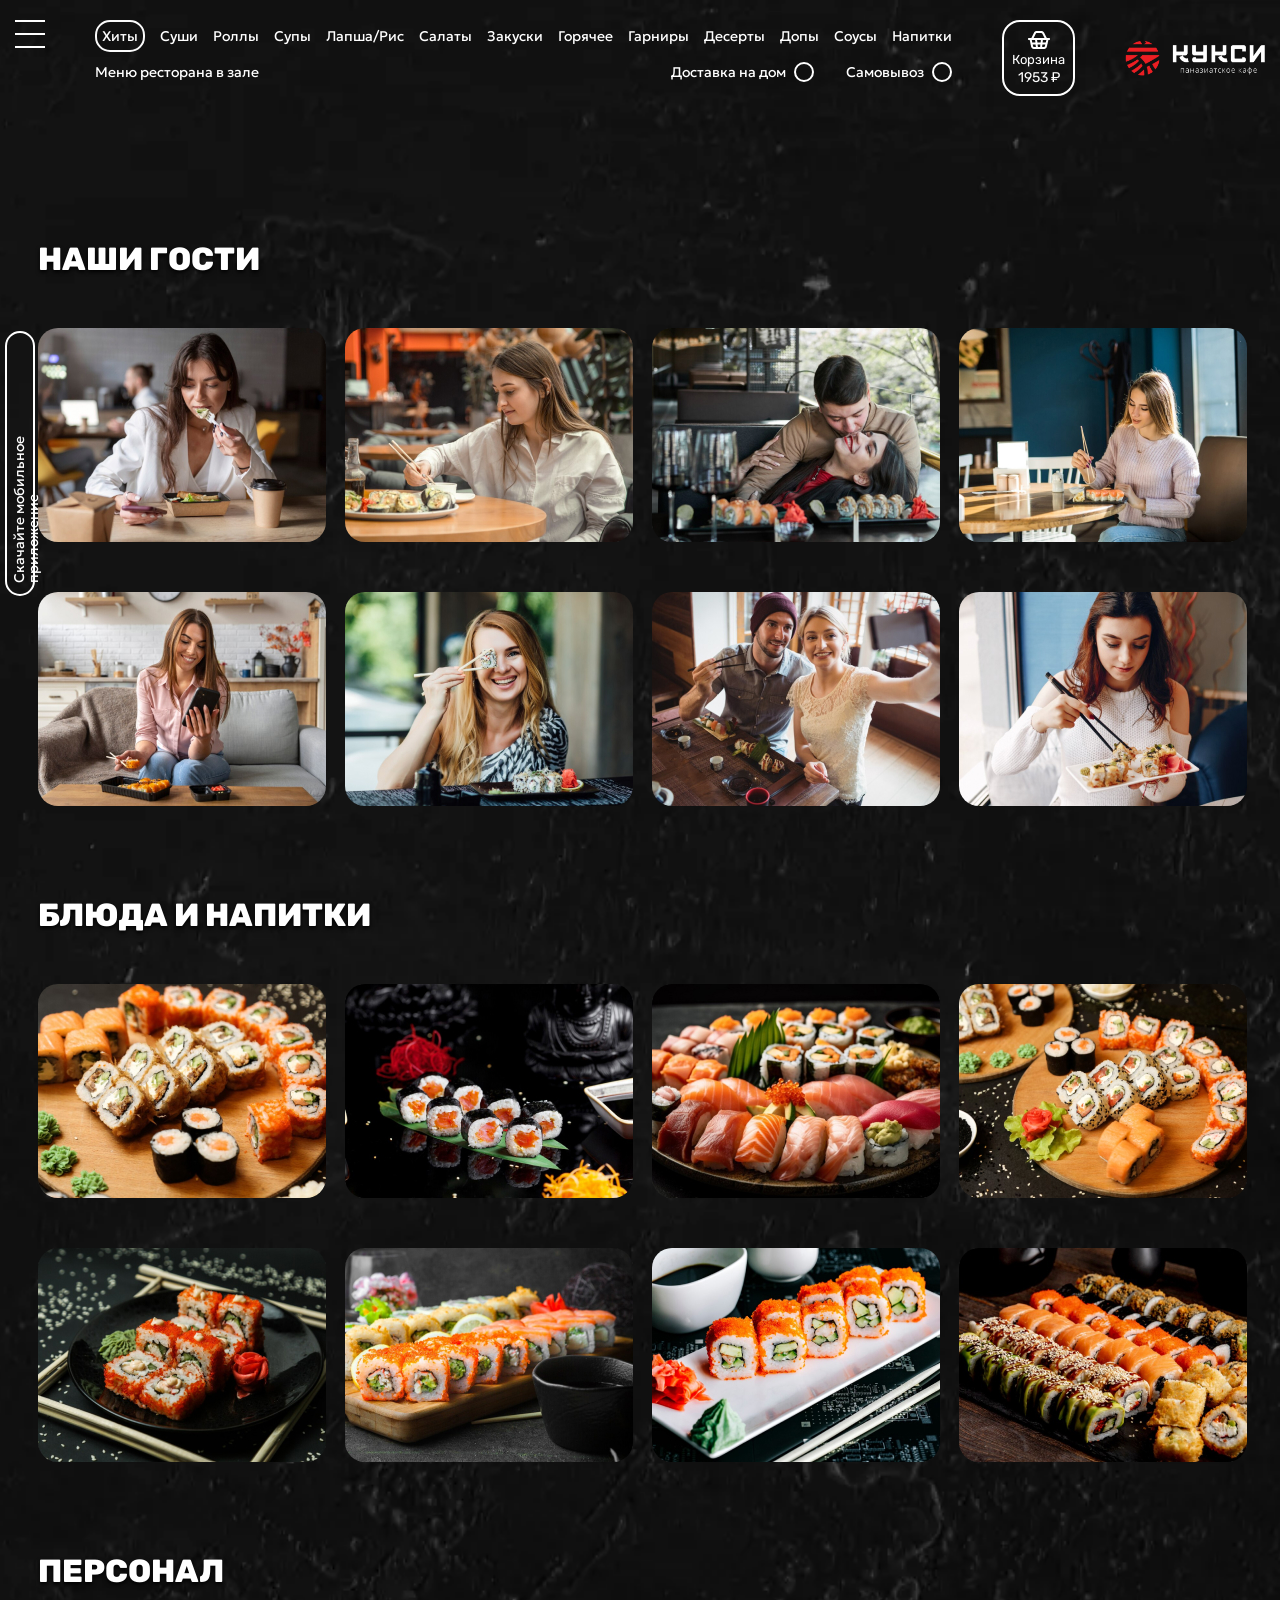
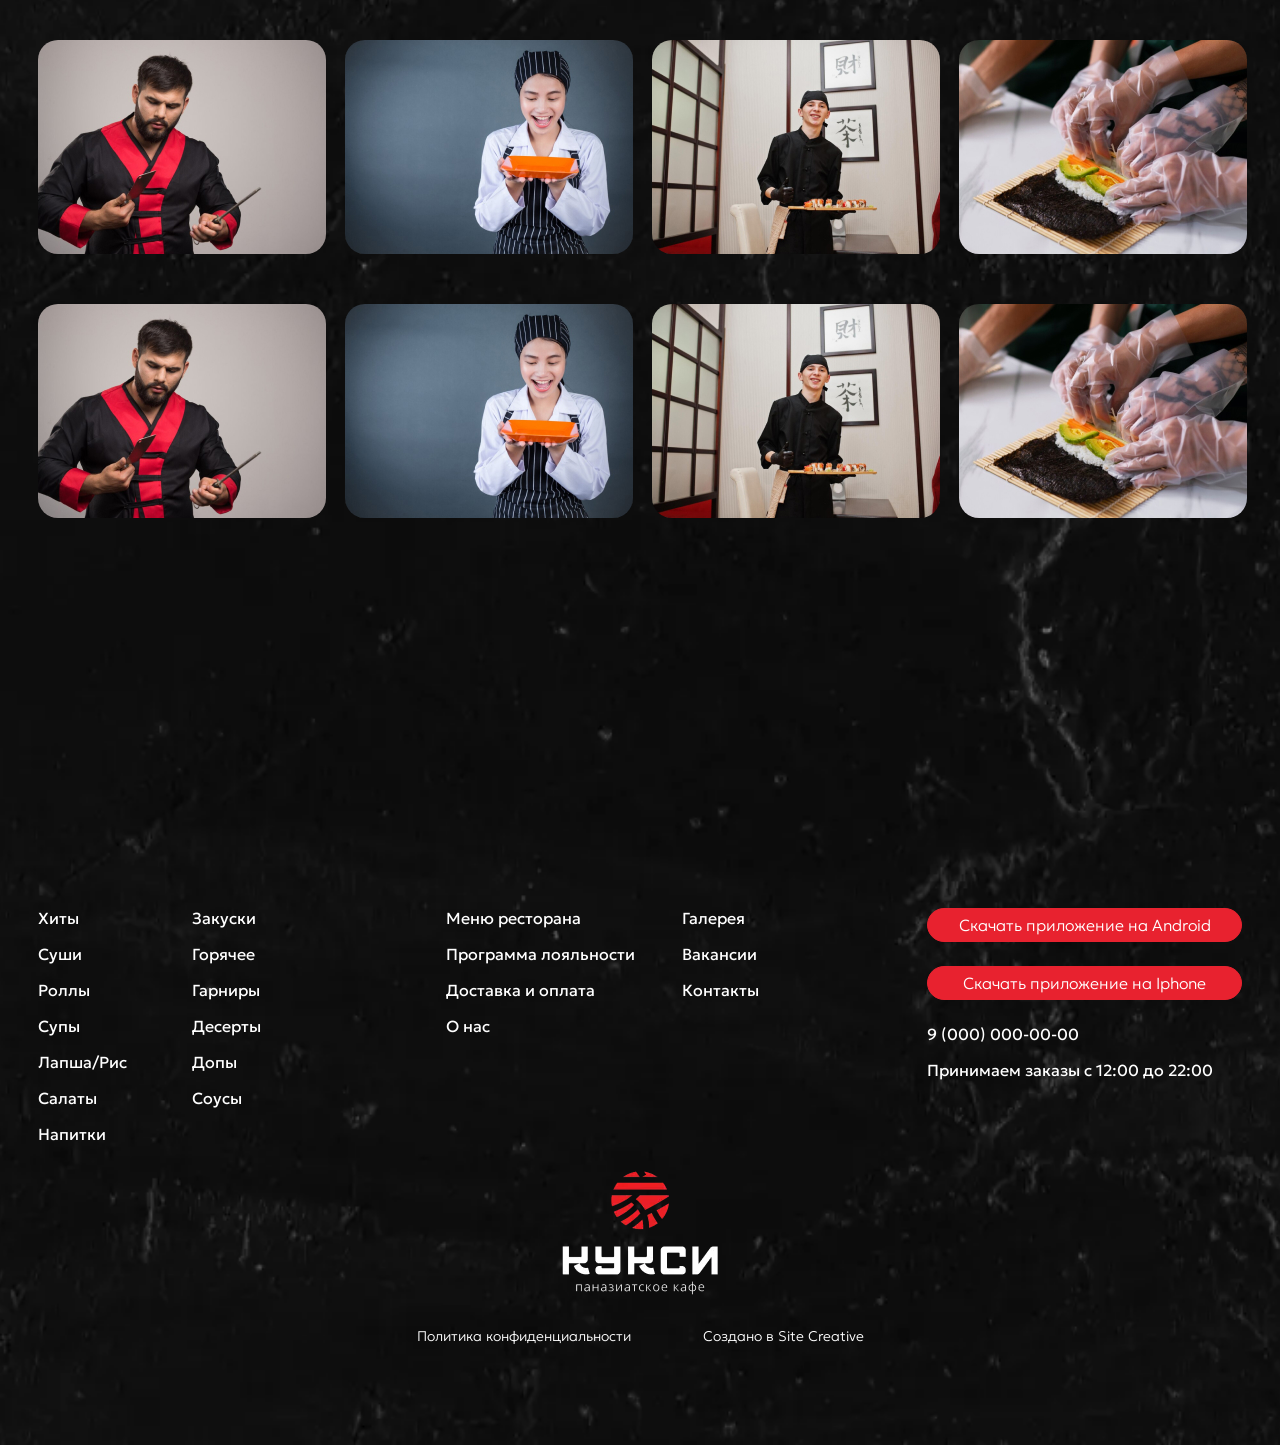
<file: kuksi/gallery.html>
<!DOCTYPE html>
<html lang="ru">
<head>
    <meta charset="UTF-8">
    <meta name="viewport" content="width=device-width, initial-scale=1.0">
    <link rel="icon" href="images/favicon.webp" sizes="any">
    <link rel="stylesheet" href="css/libs/swiper-bundle.min.css">
    <link rel="stylesheet" href="scss/style.css">
    <title>Галерея</title>
</head>
<body>
    <header>
        <div class="header__cnt">
            <div class="header__burger">
                <span></span>
            </div>
            <div class="header__menu">
                <nav>
                    <ul class="header__list">
                        <li><a href="">Хиты</a></li>
                        <li><a href="">Суши</a></li>
                        <li><a href="">Роллы</a></li>
                        <li><a href="">Супы</a></li>
                        <li><a href="">Лапша/Рис</a></li>
                        <li><a href="">Салаты</a></li>
                        <li><a href="">Закуски</a></li>
                        <li><a href="">Горячее</a></li>
                        <li><a href="">Гарниры</a></li>
                        <li><a href="">Десерты</a></li>
                        <li><a href="">Допы</a></li>
                        <li><a href="">Соусы</a></li>
                        <li><a href="">Напитки</a></li>
                    </ul>
                </nav>

                <div class="header__menu-bottom">
                    <p class="header__menu-left">Меню ресторана в зале </p>
                    <div class="header__menu-right">
                        <label for="dostavka" class="menu__item">
                            <span>Доставка на дом</span>
                            <input type="radio" name="menu__item" value="Доставка на дом" id="dostavka">
                            <div class="menu__item-circle"></div>
                        </label>
                        <label for="sam" class="menu__item">
                            <span>Самовывоз</span>
                            <input type="radio" name="menu__item" value="Самовывоз" id="sam">
                            <div class="menu__item-circle"></div>
                        </label>
                    </div>
                </div>


            </div>
            <a href="" class="basket">
                <img src="images/basketicon.webp" alt="">
                <p class="basket__name">Корзина</p>
                <p class="basket__value">1953 ₽</p>
            </a>
            <a href="index.html" class="header__logo">
                <img src="images/logo.webp" alt="">
            </a>
        </div>
        <div class="mob__menu">
            <ul class="mob__menu-list">
                <li><a href="">Меню ресторана</a></li>
                <li><a href="">Программа лояльности</a></li>
                <li><a href="">Доставка и оплата</a></li>
                <li><a href="">О нас</a></li>
                <li><a href="">Вакансии</a></li>
                <li><a href="">Галерея</a></li>
                <li><a href="">Контакты</a></li>
                <li><a href="tel:9 (000) 000-00-00">9 (000) 000-00-00</a></li>
            </ul>
            <a href="" class="mob__logo">
                <img src="images/moblogo.webp" alt="">
            </a>
            <div class="mob__app-box">
                <a href="" download="">Скачайте мобильное приложение </a>
            </div>
            <div class="mob__close"></div>
        </div>
    </header>
    <main>



        <a href="" class="app__link-box" download="">
            <p class="app__link">Скачайте мобильное приложение</p>
        </a>




        <section class="text_content">
  
            <div class="container">

                <h2>Наши гости</h2>

                    <div class="container-gallery">

                    <div class="gallery-cell">
                        <img src="images/gallery/frame1.jpg" />
                    </div>

                    <div class="gallery-cell">
                        <img src="images/gallery/frame2.jpg" />
                    </div>

                    <div class="gallery-cell">
                        <img src="images/gallery/frame3.jpg" />
                    </div>

                    <div class="gallery-cell">
                        <img src="images/gallery/frame4.jpg" />
                    </div>

                    <div class="gallery-cell">
                        <img src="images/gallery/frame5.jpg" />
                    </div>

                    <div class="gallery-cell">
                        <img src="images/gallery/frame6.jpg" />
                    </div>

                    <div class="gallery-cell">
                        <img src="images/gallery/frame7.jpg" />
                    </div>

                    <div class="gallery-cell">
                        <img src="images/gallery/frame8.jpg" />
                    </div>



                </div>




            </div>


            <div class="container">

                <h2>Блюда и Напитки</h2>

                    <div class="container-gallery">

                    <div class="gallery-cell">
                        <img src="images/gallery/frame2_1.jpg" />
                    </div>

                    <div class="gallery-cell">
                        <img src="images/gallery/frame2_2.jpg" />
                    </div>

                    <div class="gallery-cell">
                        <img src="images/gallery/frame2_3.jpg" />
                    </div>

                    <div class="gallery-cell">
                        <img src="images/gallery/frame2_4.jpg" />
                    </div>

                    <div class="gallery-cell">
                        <img src="images/gallery/frame2_5.jpg" />
                    </div>

                    <div class="gallery-cell">
                        <img src="images/gallery/frame2_6.jpg" />
                    </div>

                    <div class="gallery-cell">
                        <img src="images/gallery/frame2_7.jpg" />
                    </div>

                    <div class="gallery-cell">
                        <img src="images/gallery/frame2_8.jpg" />
                    </div>

                </div>




            </div>

            <div class="container">

                <h2>Персонал</h2>

                <div class="container-gallery">

                    <div class="gallery-cell">
                        <img src="images/gallery/frame3_1.jpg" />
                    </div>

                    <div class="gallery-cell">
                        <img src="images/gallery/frame3_2.jpg" />
                    </div>

                    <div class="gallery-cell">
                        <img src="images/gallery/frame3_3.jpg" />
                    </div>

                    <div class="gallery-cell">
                        <img src="images/gallery/frame3_4.jpg" />
                    </div>


                    <div class="gallery-cell">
                        <img src="images/gallery/frame3_1.jpg" />
                    </div>

                    <div class="gallery-cell">
                        <img src="images/gallery/frame3_2.jpg" />
                    </div>

                    <div class="gallery-cell">
                        <img src="images/gallery/frame3_3.jpg" />
                    </div>

                    <div class="gallery-cell">
                        <img src="images/gallery/frame3_4.jpg" />
                    </div>


                </div>

            </div>


        </section>



























    </main>
    <footer>
        <div class="container">
            <div class="footer__cnt">
                <div class="footer__top">
                    <ul class="footer__menu">
                        <li><a href="">Хиты</a></li>
                        <li><a href="">Суши</a></li>
                        <li><a href="">Роллы</a></li>
                        <li><a href="">Супы</a></li>
                        <li><a href="">Лапша/Рис</a></li>
                        <li><a href="">Салаты</a></li>
                        <li><a href="">Напитки</a></li>
                        <li><a href="">Закуски</a></li>
                        <li><a href="">Горячее</a></li>
                        <li><a href="">Гарниры</a></li>
                        <li><a href="">Десерты</a></li>
                        <li><a href="">Допы</a></li>
                        <li><a href="">Соусы</a></li>
                    </ul>
                    <ul class="footer__nav">
                        <li><a href="">Меню ресторана</a></li>
                        <li><a href="">Программа лояльности</a></li>
                        <li><a href="">Доставка и оплата</a></li>
                        <li><a href="">О нас</a></li>
                        <li><a href="">Галерея</a></li>
                        <li><a href="">Вакансии</a></li>
                        <li><a href="">Контакты</a></li>
                    </ul>
                    <div class="footer__info">
                        <a href="" class="footer__app-link footer__info-item" download="">Скачать приложение на Android</a>
                        <a href="" class="footer__app-link footer__info-item" download="">Скачать приложение на Iphone</a>
                        <a href="tel:9 (000) 000-00-00" class="footer__item footer__info-item">9 (000) 000-00-00</a>
                        <p class="footer__item">Принимаем заказы с 12:00  до 22:00</p>
                    </div>
                </div>
                <a href="" class="footer__logo">
                    <img src="images/footer__logo.webp" alt="">
                </a>
                <div class="footer__copy">
                    <a href="" target="_blank">Политика конфиденциальности</a>
                    <a href="https://site-creative.ru/" target="_blank">Создано в Site Creative</a>
                </div>
            </div>
        </div>
    </footer>
    <script src="https://code.jquery.com/jquery-3.6.0.min.js"></script>
    <script src="js/libs/swiper-bundle.min.js"></script>
    <script src="js/script.js"></script>
    <!--
    <script src="js/mobile.js"></script>
    -->
</body>
</html>
</file>
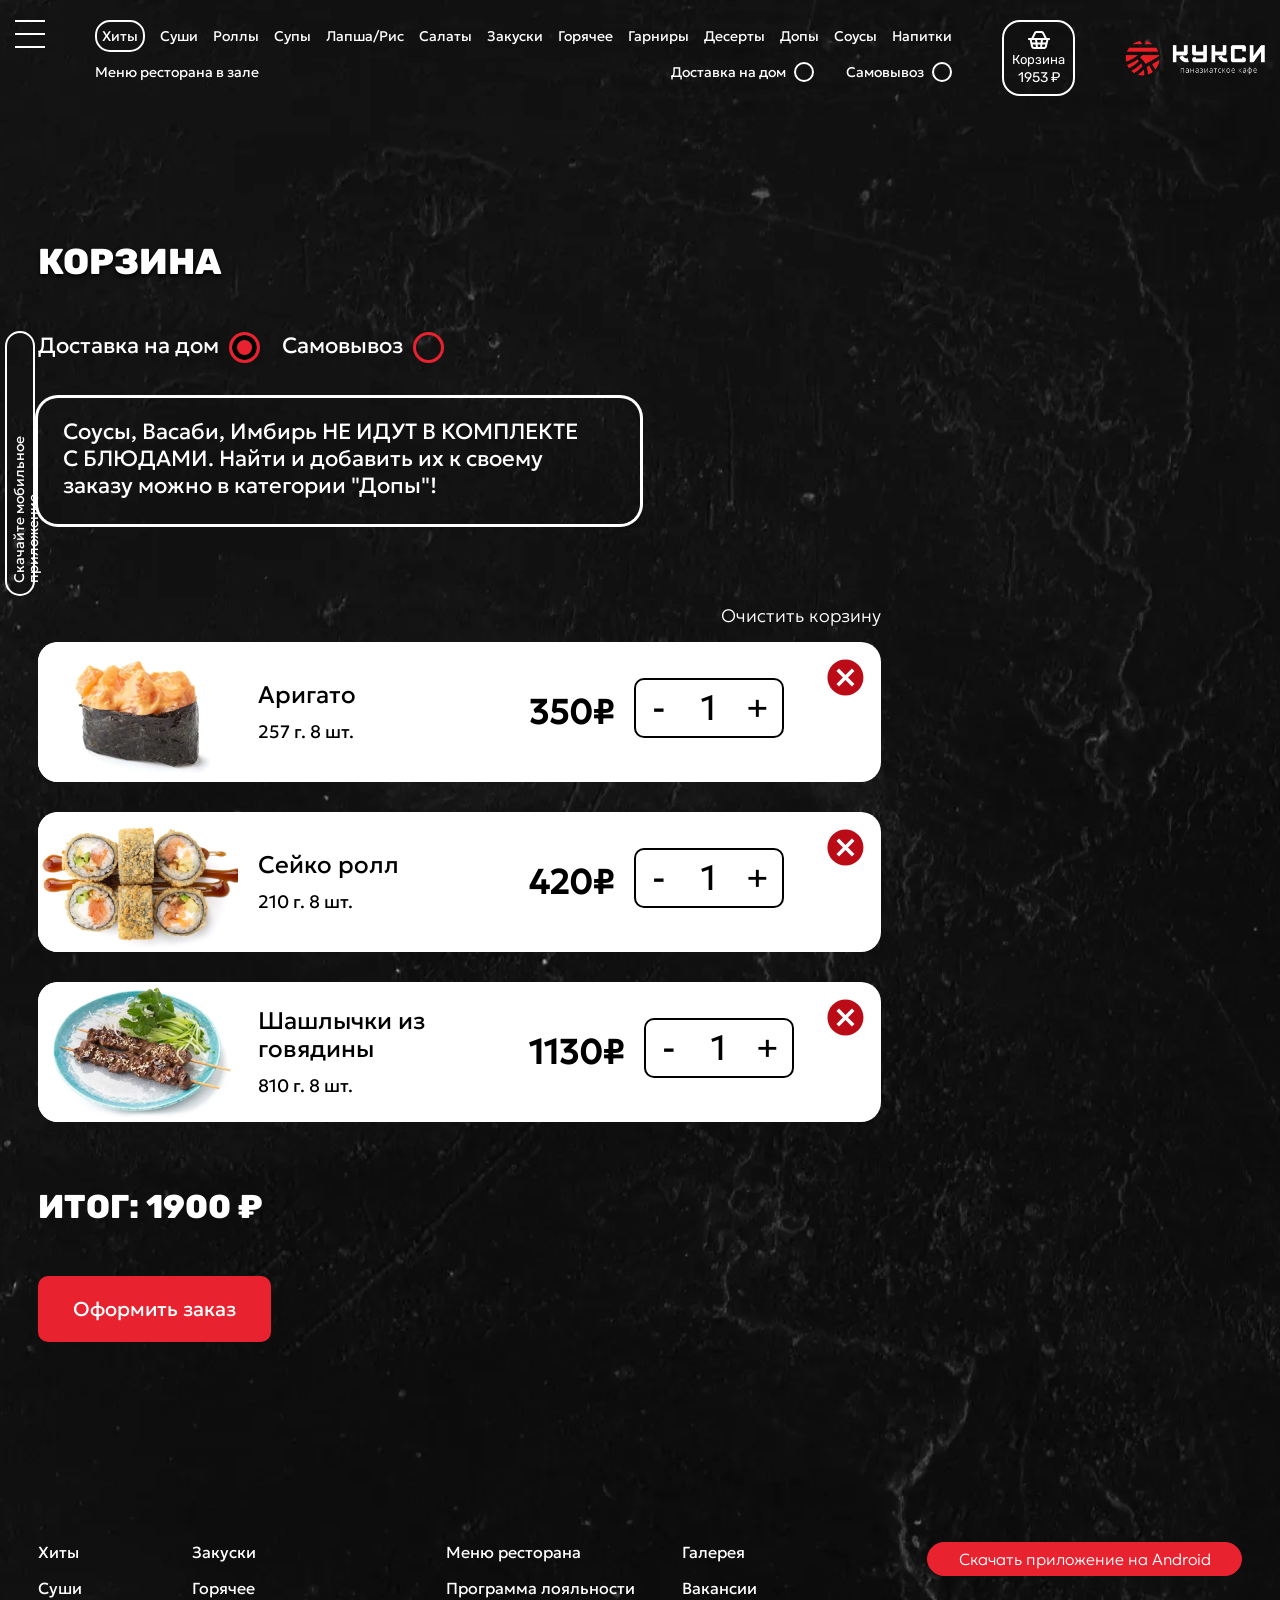
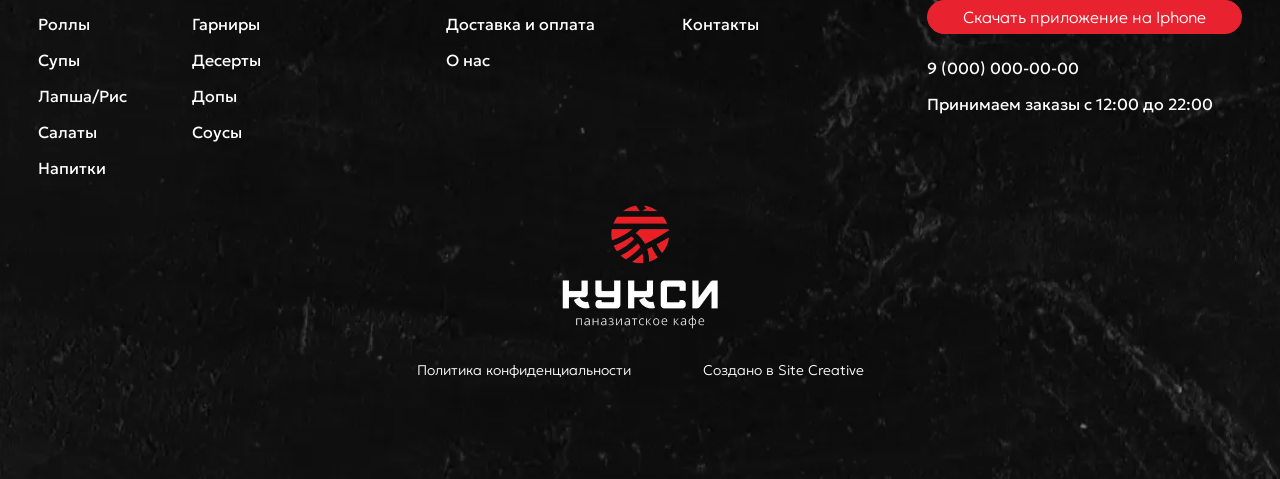
<file: kuksi/korzina.html>
<!DOCTYPE html>
<html lang="ru">
<head>
    <meta charset="UTF-8">
    <meta name="viewport" content="width=device-width, initial-scale=1.0">
    <link rel="icon" href="images/favicon.webp" sizes="any">
    <link rel="stylesheet" href="css/libs/swiper-bundle.min.css">
    <link rel="stylesheet" href="scss/style.css">
    <title>Корзина</title>
</head>
<body>
    <header>
        <div class="header__cnt">
            <div class="header__burger">
                <span></span>
            </div>
            <div class="header__menu">
                <nav>
                    <ul class="header__list">
                        <li><a href="">Хиты</a></li>
                        <li><a href="">Суши</a></li>
                        <li><a href="">Роллы</a></li>
                        <li><a href="">Супы</a></li>
                        <li><a href="">Лапша/Рис</a></li>
                        <li><a href="">Салаты</a></li>
                        <li><a href="">Закуски</a></li>
                        <li><a href="">Горячее</a></li>
                        <li><a href="">Гарниры</a></li>
                        <li><a href="">Десерты</a></li>
                        <li><a href="">Допы</a></li>
                        <li><a href="">Соусы</a></li>
                        <li><a href="">Напитки</a></li>
                    </ul>
                </nav>

                <div class="header__menu-bottom">
                    <p class="header__menu-left">Меню ресторана в зале </p>
                    <div class="header__menu-right">
                        <label for="dostavka" class="menu__item">
                            <span>Доставка на дом</span>
                            <input type="radio" name="menu__item" value="Доставка на дом" id="dostavka">
                            <div class="menu__item-circle"></div>
                        </label>
                        <label for="sam" class="menu__item">
                            <span>Самовывоз</span>
                            <input type="radio" name="menu__item" value="Самовывоз" id="sam">
                            <div class="menu__item-circle"></div>
                        </label>
                    </div>
                </div>


            </div>
            <a href="" class="basket">
                <img src="images/basketicon.webp" alt="">
                <p class="basket__name">Корзина</p>
                <p class="basket__value">1953 ₽</p>
            </a>
            <a href="index.html" class="header__logo">
                <img src="images/logo.webp" alt="">
            </a>
        </div>
        <div class="mob__menu">
            <ul class="mob__menu-list">
                <li><a href="">Меню ресторана</a></li>
                <li><a href="">Программа лояльности</a></li>
                <li><a href="">Доставка и оплата</a></li>
                <li><a href="">О нас</a></li>
                <li><a href="">Вакансии</a></li>
                <li><a href="">Галерея</a></li>
                <li><a href="">Контакты</a></li>
                <li><a href="tel:9 (000) 000-00-00">9 (000) 000-00-00</a></li>
            </ul>
            <a href="" class="mob__logo">
                <img src="images/moblogo.webp" alt="">
            </a>
            <div class="mob__app-box">
                <a href="" download="">Скачайте мобильное приложение </a>
            </div>
            <div class="mob__close"></div>
        </div>
    </header>
    <main>



        <a href="" class="app__link-box" download="">
            <p class="app__link">Скачайте мобильное приложение</p>
        </a>

    
  



        <section class="text_content">
          

            <div class="container">

                <h1>Корзина</h1>

                <div class="container-text">
                        
                    <div class="vacance-leftblock korzina-leftblock">

                        <div class="radio vacance-leftblock-type">
                            <input type="radio" name="typepost" id="forhome" value="forhome" checked="">
                            <label class="radio-label" for="forhome">Доставка на дом</label>
                        </div>

                        <div class="radio vacance-leftblock-type">
                            <input type="radio" name="typepost" id="samovivoz" value="samovivoz">
                            <label class="radio-label" for="samovivoz">Самовывоз</label>
                        </div>

                    </div>

                    <div class="korzina-dopi-body">
                        <div class="korzina-dopi">
                            Соусы, Васаби, Имбирь НЕ ИДУТ В КОМПЛЕКТЕ С БЛЮДАМИ. Найти и добавить их к своему заказу можно в категории "Допы"!
                        </div>
                    </div>

                        

                    <div class="korzina-body">

                        <div class="korzina-body-clear">
                            <a href="#">Очистить корзину</a>

                        </div>


                        <div class="korzina-body-item">

                            <div class="korzina-body-item-img">
                                <img src="images/korzina-item1.jpg" />
                            </div>

                            <div class="korzina-body-item-text">
                                <span class="korzina-body-item-title">Аригато</span>
                                <span  class="korzina-body-item-ves">257 г. 8 шт.</span>
                            </div>

                            <div class="korzina-body-item-cena">350₽</div>

                            <div class="korzina-body-item-kolvo">
                                <a href="#">-</a>
                                <input type="text" value="1" />
                                <a href="#">+</a>
                            </div>

                            <div class="korzina-body-item-clear">
                                <a href="#"><img src="images/clear.svg" /></a>
                            </div>

                        </div>



                        <div class="korzina-body-item">

                            <div class="korzina-body-item-img">
                                <img src="images/korzina-item2.jpg" />
                            </div>

                            <div class="korzina-body-item-text">
                                <span class="korzina-body-item-title">Сейко ролл</span>
                                <span  class="korzina-body-item-ves">210 г. 8 шт.</span>
                            </div>

                            <div class="korzina-body-item-cena">420₽</div>

                            <div class="korzina-body-item-kolvo">
                                <a href="#">-</a>
                                <input type="text" value="1" />
                                <a href="#">+</a>
                            </div>

                            <div class="korzina-body-item-clear">
                                <a href="#"><img src="images/clear.svg" /></a>
                            </div>

                        </div>



                        <div class="korzina-body-item">

                            <div class="korzina-body-item-img">
                                <img src="images/korzina-item3.jpg" />
                            </div>

                            <div class="korzina-body-item-text">
                                <span class="korzina-body-item-title">Шашлычки из говядины</span>
                                <span  class="korzina-body-item-ves">810 г. 8 шт.</span>
                            </div>

                            <div class="korzina-body-item-cena">1130₽</div>

                            <div class="korzina-body-item-kolvo">
                                <a href="#">-</a>
                                <input type="text" value="1" />
                                <a href="#">+</a>
                            </div>

                            <div class="korzina-body-item-clear">
                                <a href="#"><img src="images/clear.svg" /></a>
                            </div>

                        </div>


                    </div>



                    <div class="korzina-itogo">
                        Итог: 1900 ₽
                    </div>


                    <div class="korzina-submit">
                        <button type="submit" class="send-button">Оформить заказ</button>
                    </div>





                </div>

            </div>

        </section>



























    </main>
    <footer>
        <div class="container">
            <div class="footer__cnt">
                <div class="footer__top">
                    <ul class="footer__menu">
                        <li><a href="">Хиты</a></li>
                        <li><a href="">Суши</a></li>
                        <li><a href="">Роллы</a></li>
                        <li><a href="">Супы</a></li>
                        <li><a href="">Лапша/Рис</a></li>
                        <li><a href="">Салаты</a></li>
                        <li><a href="">Напитки</a></li>
                        <li><a href="">Закуски</a></li>
                        <li><a href="">Горячее</a></li>
                        <li><a href="">Гарниры</a></li>
                        <li><a href="">Десерты</a></li>
                        <li><a href="">Допы</a></li>
                        <li><a href="">Соусы</a></li>
                    </ul>
                    <ul class="footer__nav">
                        <li><a href="">Меню ресторана</a></li>
                        <li><a href="">Программа лояльности</a></li>
                        <li><a href="">Доставка и оплата</a></li>
                        <li><a href="">О нас</a></li>
                        <li><a href="">Галерея</a></li>
                        <li><a href="">Вакансии</a></li>
                        <li><a href="">Контакты</a></li>
                    </ul>
                    <div class="footer__info">
                        <a href="" class="footer__app-link footer__info-item" download="">Скачать приложение на Android</a>
                        <a href="" class="footer__app-link footer__info-item" download="">Скачать приложение на Iphone</a>
                        <a href="tel:9 (000) 000-00-00" class="footer__item footer__info-item">9 (000) 000-00-00</a>
                        <p class="footer__item">Принимаем заказы с 12:00  до 22:00</p>
                    </div>
                </div>
                <a href="" class="footer__logo">
                    <img src="images/footer__logo.webp" alt="">
                </a>
                <div class="footer__copy">
                    <a href="" target="_blank">Политика конфиденциальности</a>
                    <a href="https://site-creative.ru/" target="_blank">Создано в Site Creative</a>
                </div>
            </div>
        </div>
    </footer>
    <script src="https://code.jquery.com/jquery-3.6.0.min.js"></script>
    <script src="js/libs/swiper-bundle.min.js"></script>
    <script src="js/script.js"></script>
    <!--
    <script src="js/mobile.js"></script>
    -->
</body>
</html>
</file>
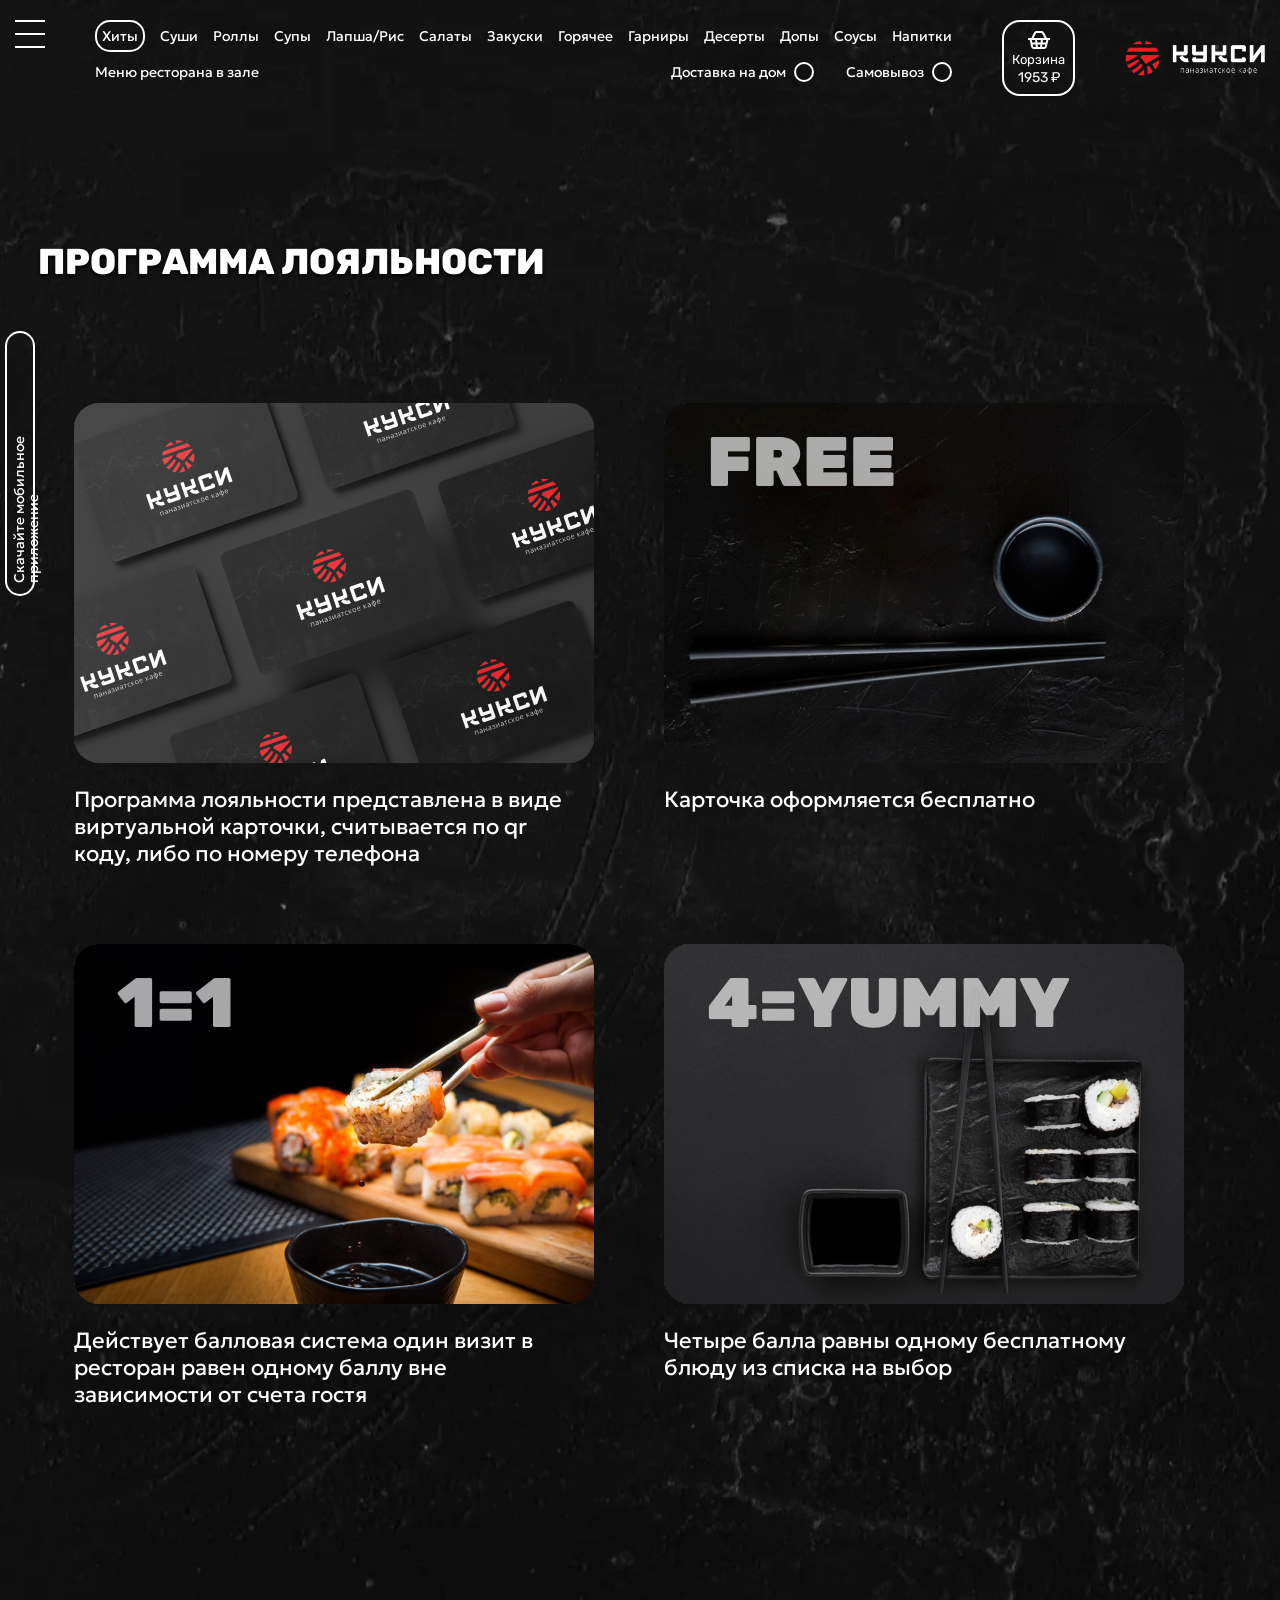
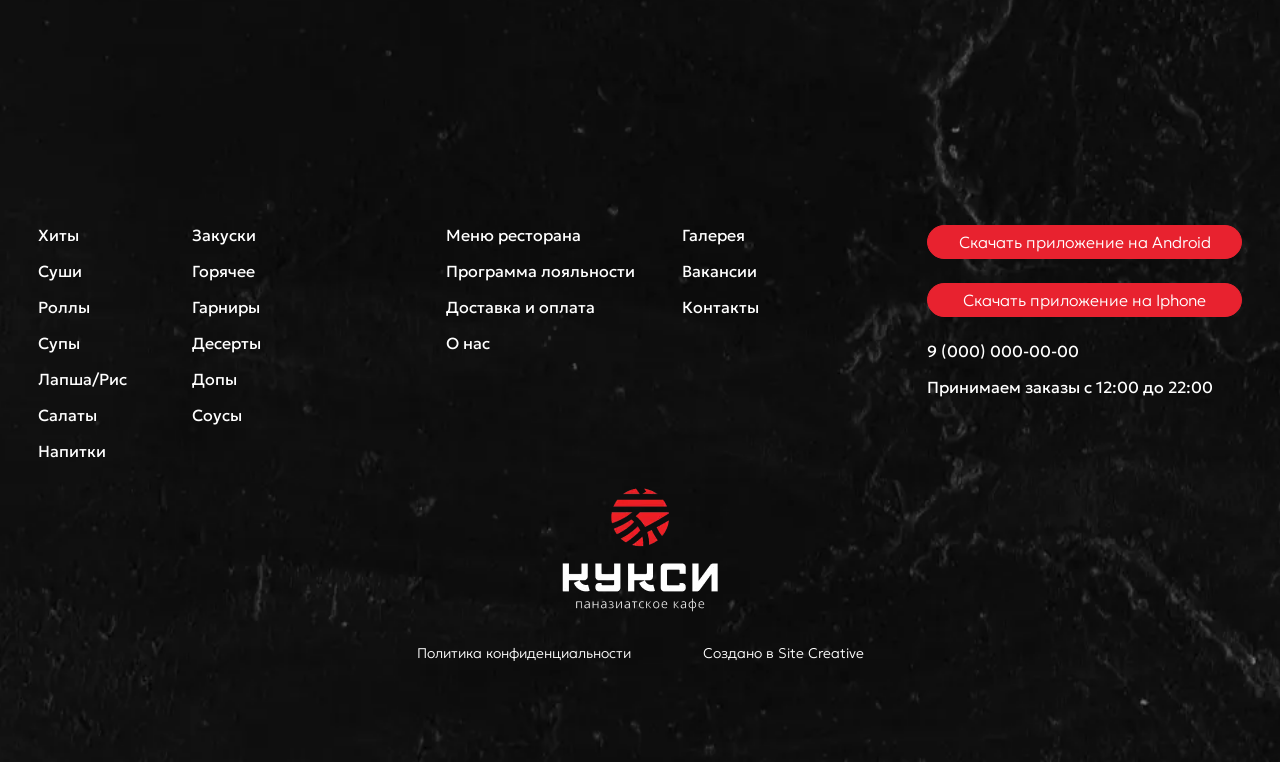
<file: kuksi/loyalty.html>
<!DOCTYPE html>
<html lang="ru">
<head>
    <meta charset="UTF-8">
    <meta name="viewport" content="width=device-width, initial-scale=1.0">
    <link rel="icon" href="images/favicon.webp" sizes="any">
    <link rel="stylesheet" href="css/libs/swiper-bundle.min.css">
    <link rel="stylesheet" href="scss/style.css">
    <title>Программа лояльности</title>
</head>
<body>
    <header>
        <div class="header__cnt">
            <div class="header__burger">
                <span></span>
            </div>
            <div class="header__menu">
                <nav>
                    <ul class="header__list">
                        <li><a href="">Хиты</a></li>
                        <li><a href="">Суши</a></li>
                        <li><a href="">Роллы</a></li>
                        <li><a href="">Супы</a></li>
                        <li><a href="">Лапша/Рис</a></li>
                        <li><a href="">Салаты</a></li>
                        <li><a href="">Закуски</a></li>
                        <li><a href="">Горячее</a></li>
                        <li><a href="">Гарниры</a></li>
                        <li><a href="">Десерты</a></li>
                        <li><a href="">Допы</a></li>
                        <li><a href="">Соусы</a></li>
                        <li><a href="">Напитки</a></li>
                    </ul>
                </nav>

                <div class="header__menu-bottom">
                    <p class="header__menu-left">Меню ресторана в зале </p>
                    <div class="header__menu-right">
                        <label for="dostavka" class="menu__item">
                            <span>Доставка на дом</span>
                            <input type="radio" name="menu__item" value="Доставка на дом" id="dostavka">
                            <div class="menu__item-circle"></div>
                        </label>
                        <label for="sam" class="menu__item">
                            <span>Самовывоз</span>
                            <input type="radio" name="menu__item" value="Самовывоз" id="sam">
                            <div class="menu__item-circle"></div>
                        </label>
                    </div>
                </div>


            </div>
            <a href="" class="basket">
                <img src="images/basketicon.webp" alt="">
                <p class="basket__name">Корзина</p>
                <p class="basket__value">1953 ₽</p>
            </a>
            <a href="index.html" class="header__logo">
                <img src="images/logo.webp" alt="">
            </a>
        </div>
        <div class="mob__menu">
            <ul class="mob__menu-list">
                <li><a href="">Меню ресторана</a></li>
                <li><a href="">Программа лояльности</a></li>
                <li><a href="">Доставка и оплата</a></li>
                <li><a href="">О нас</a></li>
                <li><a href="">Вакансии</a></li>
                <li><a href="">Галерея</a></li>
                <li><a href="">Контакты</a></li>
                <li><a href="tel:9 (000) 000-00-00">9 (000) 000-00-00</a></li>
            </ul>
            <a href="" class="mob__logo">
                <img src="images/moblogo.webp" alt="">
            </a>
            <div class="mob__app-box">
                <a href="" download="">Скачайте мобильное приложение </a>
            </div>
            <div class="mob__close"></div>
        </div>
    </header>
    <main>



        <a href="" class="app__link-box" download="">
            <p class="app__link">Скачайте мобильное приложение</p>
        </a>




        <section class="text_content">
  
            <div class="container">

                <h1>Программа лояльности</h1>

                    <div class="container-loyalty">

                    <div class="loyalty-cell">
                        <img src="images/loyalty/frame1.jpg" />
                        <span>
                            Программа лояльности представлена в виде виртуальной карточки, считывается по qr коду, либо по номеру телефона
                        </span>
                    </div>

                    <div class="loyalty-cell">
                        <img src="images/loyalty/frame2.jpg" />
                        <span>
                            Карточка оформляется бесплатно
                        </span>
                    </div>

                    <div class="loyalty-cell">
                        <img src="images/loyalty/frame3.jpg" />
                        <span>
                            Действует балловая система один визит в ресторан равен одному баллу вне зависимости от счета гостя
                        </span>
                    </div>

                    <div class="loyalty-cell">
                        <img src="images/loyalty/frame4.jpg" />
                        <span>
                            Четыре балла равны одному бесплатному блюду из списка на выбор
                        </span>
                    </div>


                </div>




            </div>


        </section>



























    </main>
    <footer>
        <div class="container">
            <div class="footer__cnt">
                <div class="footer__top">
                    <ul class="footer__menu">
                        <li><a href="">Хиты</a></li>
                        <li><a href="">Суши</a></li>
                        <li><a href="">Роллы</a></li>
                        <li><a href="">Супы</a></li>
                        <li><a href="">Лапша/Рис</a></li>
                        <li><a href="">Салаты</a></li>
                        <li><a href="">Напитки</a></li>
                        <li><a href="">Закуски</a></li>
                        <li><a href="">Горячее</a></li>
                        <li><a href="">Гарниры</a></li>
                        <li><a href="">Десерты</a></li>
                        <li><a href="">Допы</a></li>
                        <li><a href="">Соусы</a></li>
                    </ul>
                    <ul class="footer__nav">
                        <li><a href="">Меню ресторана</a></li>
                        <li><a href="">Программа лояльности</a></li>
                        <li><a href="">Доставка и оплата</a></li>
                        <li><a href="">О нас</a></li>
                        <li><a href="">Галерея</a></li>
                        <li><a href="">Вакансии</a></li>
                        <li><a href="">Контакты</a></li>
                    </ul>
                    <div class="footer__info">
                        <a href="" class="footer__app-link footer__info-item" download="">Скачать приложение на Android</a>
                        <a href="" class="footer__app-link footer__info-item" download="">Скачать приложение на Iphone</a>
                        <a href="tel:9 (000) 000-00-00" class="footer__item footer__info-item">9 (000) 000-00-00</a>
                        <p class="footer__item">Принимаем заказы с 12:00  до 22:00</p>
                    </div>
                </div>
                <a href="" class="footer__logo">
                    <img src="images/footer__logo.webp" alt="">
                </a>
                <div class="footer__copy">
                    <a href="" target="_blank">Политика конфиденциальности</a>
                    <a href="https://site-creative.ru/" target="_blank">Создано в Site Creative</a>
                </div>
            </div>
        </div>
    </footer>
    <script src="https://code.jquery.com/jquery-3.6.0.min.js"></script>
    <script src="js/libs/swiper-bundle.min.js"></script>
    <script src="js/script.js"></script>
    <!--
    <script src="js/mobile.js"></script>
    -->
</body>
</html>
</file>
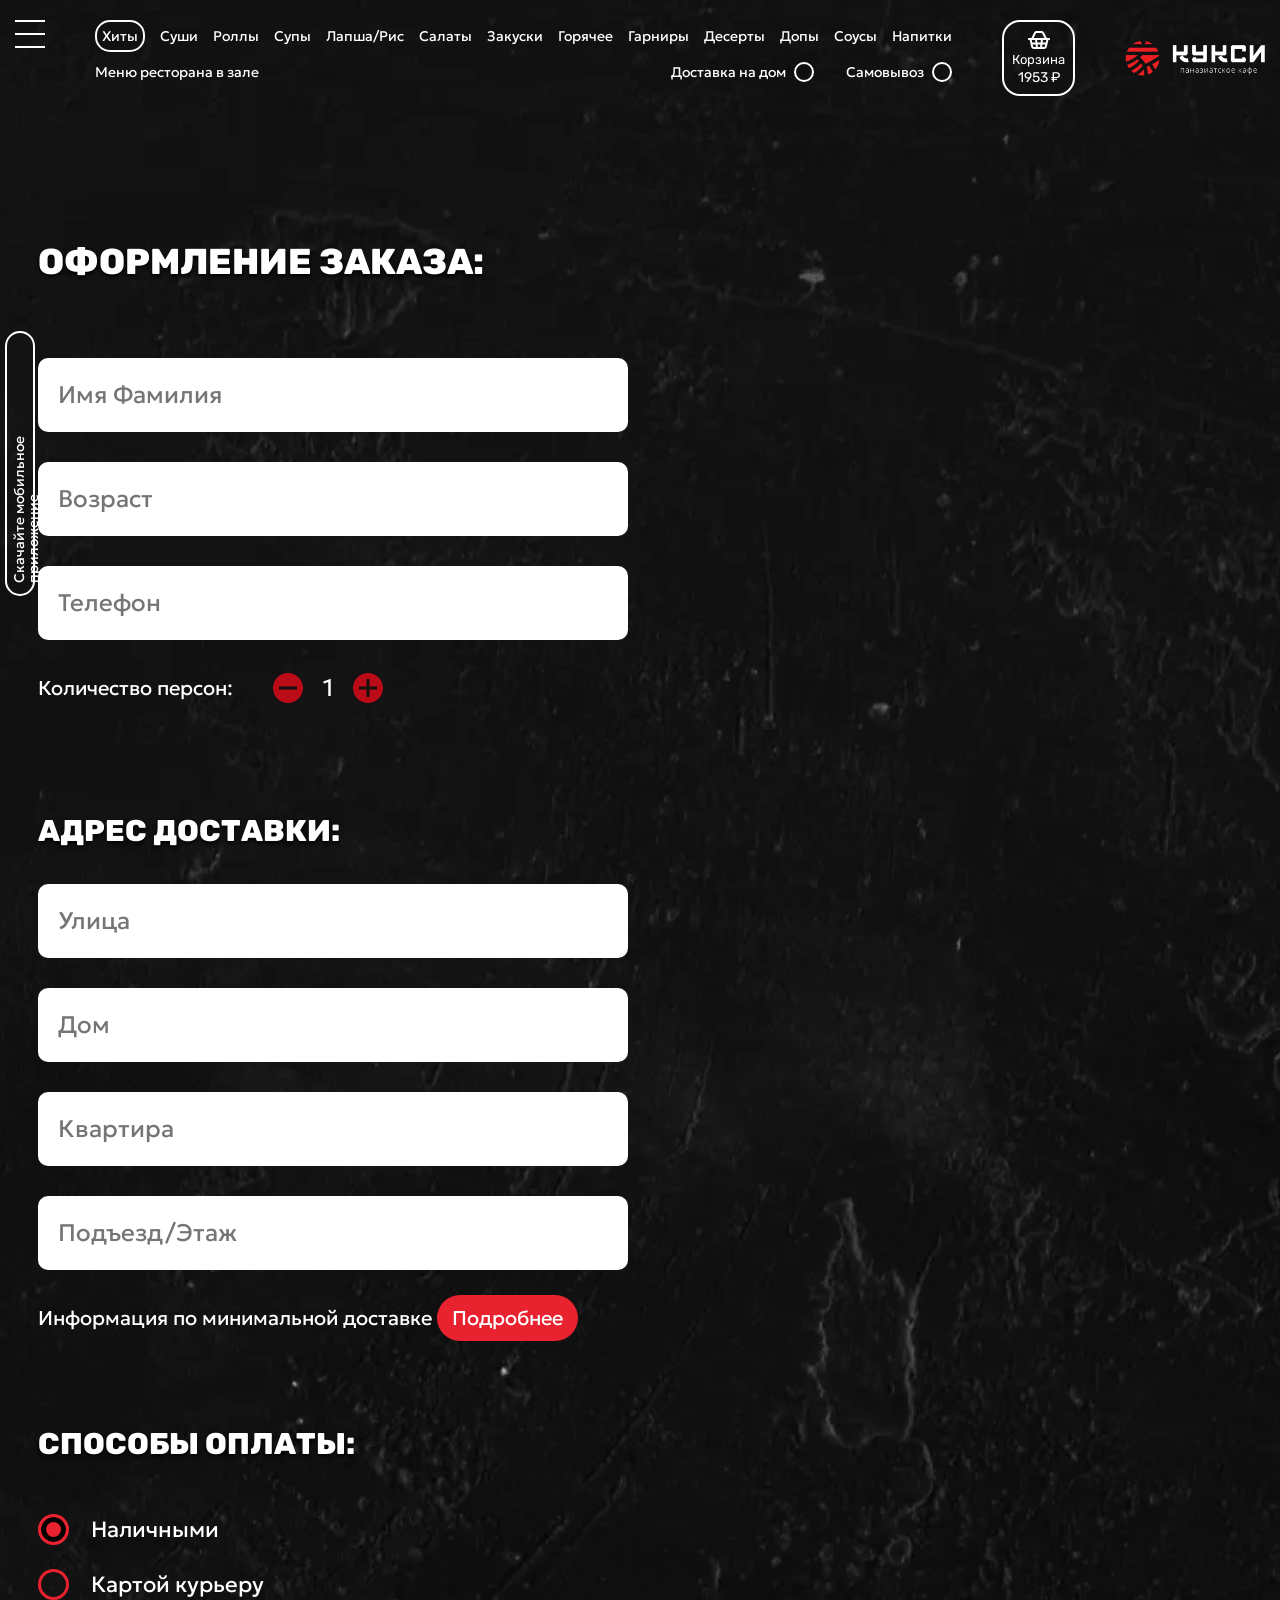
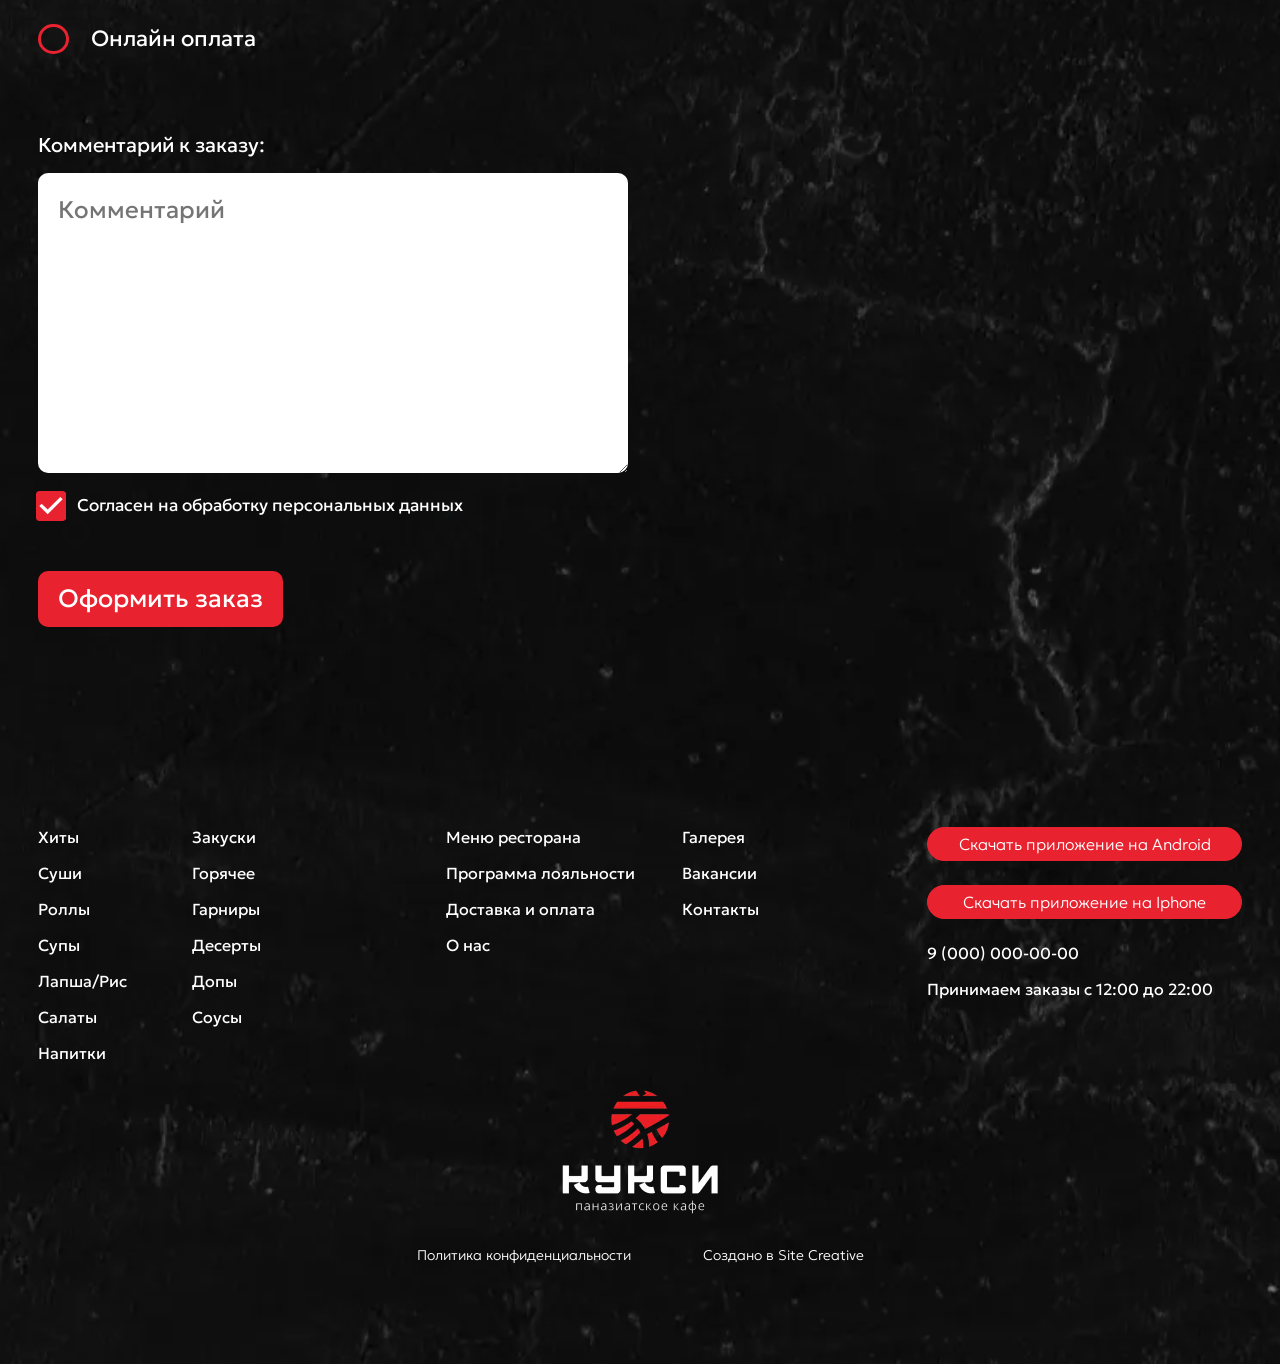
<file: kuksi/oformlenie.html>
<!DOCTYPE html>
<html lang="ru">
<head>
    <meta charset="UTF-8">
    <meta name="viewport" content="width=device-width, initial-scale=1.0">
    <link rel="icon" href="images/favicon.webp" sizes="any">
    <link rel="stylesheet" href="css/libs/swiper-bundle.min.css">
    <link rel="stylesheet" href="scss/style.css">
    <title>Оформление заказа</title>
</head>
<body>
    <header>
        <div class="header__cnt">
            <div class="header__burger">
                <span></span>
            </div>
            <div class="header__menu">
                <nav>
                    <ul class="header__list">
                        <li><a href="">Хиты</a></li>
                        <li><a href="">Суши</a></li>
                        <li><a href="">Роллы</a></li>
                        <li><a href="">Супы</a></li>
                        <li><a href="">Лапша/Рис</a></li>
                        <li><a href="">Салаты</a></li>
                        <li><a href="">Закуски</a></li>
                        <li><a href="">Горячее</a></li>
                        <li><a href="">Гарниры</a></li>
                        <li><a href="">Десерты</a></li>
                        <li><a href="">Допы</a></li>
                        <li><a href="">Соусы</a></li>
                        <li><a href="">Напитки</a></li>
                    </ul>
                </nav>

                <div class="header__menu-bottom">
                    <p class="header__menu-left">Меню ресторана в зале </p>
                    <div class="header__menu-right">
                        <label for="dostavka" class="menu__item">
                            <span>Доставка на дом</span>
                            <input type="radio" name="menu__item" value="Доставка на дом" id="dostavka">
                            <div class="menu__item-circle"></div>
                        </label>
                        <label for="sam" class="menu__item">
                            <span>Самовывоз</span>
                            <input type="radio" name="menu__item" value="Самовывоз" id="sam">
                            <div class="menu__item-circle"></div>
                        </label>
                    </div>
                </div>


            </div>
            <a href="" class="basket">
                <img src="images/basketicon.webp" alt="">
                <p class="basket__name">Корзина</p>
                <p class="basket__value">1953 ₽</p>
            </a>
            <a href="index.html" class="header__logo">
                <img src="images/logo.webp" alt="">
            </a>
        </div>
        <div class="mob__menu">
            <ul class="mob__menu-list">
                <li><a href="">Меню ресторана</a></li>
                <li><a href="">Программа лояльности</a></li>
                <li><a href="">Доставка и оплата</a></li>
                <li><a href="">О нас</a></li>
                <li><a href="">Вакансии</a></li>
                <li><a href="">Галерея</a></li>
                <li><a href="">Контакты</a></li>
                <li><a href="tel:9 (000) 000-00-00">9 (000) 000-00-00</a></li>
            </ul>
            <a href="" class="mob__logo">
                <img src="images/moblogo.webp" alt="">
            </a>
            <div class="mob__app-box">
                <a href="" download="">Скачайте мобильное приложение </a>
            </div>
            <div class="mob__close"></div>
        </div>
    </header>
    <main>



        <a href="" class="app__link-box" download="">
            <p class="app__link">Скачайте мобильное приложение</p>
        </a>

    
  



        <section class="text_content">
          

            <div class="container">

                <h1>Оформление заказа:</h1>

                    <div class="container-text">
                        

                        <div class="vacance-rightblock oformlenie-rightblock">

                            <div class="vacance-rightblock-line">
                                <input type="text" name="namefirstlast" placeholder="Имя Фамилия" />
                            </div>

                            <div class="vacance-rightblock-line">
                                <input type="text" name="vozrast" placeholder="Возраст" />
                            </div>

                            <div class="vacance-rightblock-line">
                                <input type="text" name="phone" placeholder="Телефон" />
                            </div>

                            <div class="vacance-rightblock-line kolvoperson">
                                <div><p>Количество персон: </p></div>
                                <div class="inputplusminus">
                                    <a href="#"><img src="images/minus.svg" id="minusperson" alt="" /></a>
                                    <input type="text" value="1"/>
                                    <a href="#"><img src="images/plus.svg" id="plusperson" alt="" /></a>
                                </div>
                            </div>

                            <div class="vacance-rightblock-line oformlenie-h2">
                                <h2>Адрес доставки:</h2>
                            </div>

                            <div class="vacance-rightblock-line">
                                <input type="text" name="adres1" placeholder="Улица" />
                            </div>

                            <div class="vacance-rightblock-line">
                                <input type="text" name="adres2" placeholder="Дом" />
                            </div>

                            <div class="vacance-rightblock-line">
                                <input type="text" name="adres3" placeholder="Квартира" />
                            </div>

                            <div class="vacance-rightblock-line">
                                <input type="text" name="adres4" placeholder="Подъезд/Этаж" />
                            </div>

                            <div class="vacance-rightblock-line">
                                <p>
                                    Информация по минимальной доставке <a class="moreinfo" href="/">Подробнее</a>
                                </p>
                            </div>




                            <div class="vacance-rightblock-line oformlenie-h2">
                                <h2>Способы оплаты:</h2>
                            </div>


                            <div class="vacance-leftblock oformlenie-leftblock">

                                <div class="radio vacance-leftblock-type">
                                    <input type="radio" name="typepost" id="oficiant" value="oficiant" checked />
                                    <label class="radio-label" for="oficiant">Наличными</label>
                                </div>
    
                                <div class="radio vacance-leftblock-type">
                                    <input type="radio" name="typepost" id="hostes" value="hostes" />
                                    <label class="radio-label" for="hostes">Картой курьеру</label>
                                </div>
    
                                <div class="radio vacance-leftblock-type">
                                    <input type="radio" name="typepost" id="barmen" value="barmen" />
                                    <label class="radio-label" for="barmen">Онлайн оплата</label>
                                </div>
   
                            </div>
    

                            <div class="vacance-rightblock-line">
                                <p>&nbsp;</p>
                            </div>

                            <div class="vacance-rightblock-line">
                                <p>Комментарий к заказу:</p>
                                <textarea name="comment" placeholder="Комментарий" ></textarea>
                            </div>



                            <div class="vacance-rightblock-line personaldata-div">
                                <input type="checkbox" id="personaldata" name="personaldata" value="1" class="personaldata" checked />
                                <label for="personaldata">Согласен на обработку персональных данных</label>
                            </div>



                            <div class="vacance-rightblock-line">
                                <button type="submit" class="send-button">Оформить заказ</button>
                            </div>





                        </div>





                        



                </div>




            </div>


        </section>



























    </main>
    <footer>
        <div class="container">
            <div class="footer__cnt">
                <div class="footer__top">
                    <ul class="footer__menu">
                        <li><a href="">Хиты</a></li>
                        <li><a href="">Суши</a></li>
                        <li><a href="">Роллы</a></li>
                        <li><a href="">Супы</a></li>
                        <li><a href="">Лапша/Рис</a></li>
                        <li><a href="">Салаты</a></li>
                        <li><a href="">Напитки</a></li>
                        <li><a href="">Закуски</a></li>
                        <li><a href="">Горячее</a></li>
                        <li><a href="">Гарниры</a></li>
                        <li><a href="">Десерты</a></li>
                        <li><a href="">Допы</a></li>
                        <li><a href="">Соусы</a></li>
                    </ul>
                    <ul class="footer__nav">
                        <li><a href="">Меню ресторана</a></li>
                        <li><a href="">Программа лояльности</a></li>
                        <li><a href="">Доставка и оплата</a></li>
                        <li><a href="">О нас</a></li>
                        <li><a href="">Галерея</a></li>
                        <li><a href="">Вакансии</a></li>
                        <li><a href="">Контакты</a></li>
                    </ul>
                    <div class="footer__info">
                        <a href="" class="footer__app-link footer__info-item" download="">Скачать приложение на Android</a>
                        <a href="" class="footer__app-link footer__info-item" download="">Скачать приложение на Iphone</a>
                        <a href="tel:9 (000) 000-00-00" class="footer__item footer__info-item">9 (000) 000-00-00</a>
                        <p class="footer__item">Принимаем заказы с 12:00  до 22:00</p>
                    </div>
                </div>
                <a href="" class="footer__logo">
                    <img src="images/footer__logo.webp" alt="">
                </a>
                <div class="footer__copy">
                    <a href="" target="_blank">Политика конфиденциальности</a>
                    <a href="https://site-creative.ru/" target="_blank">Создано в Site Creative</a>
                </div>
            </div>
        </div>
    </footer>
    <script src="https://code.jquery.com/jquery-3.6.0.min.js"></script>
    <script src="js/libs/swiper-bundle.min.js"></script>
    <script src="js/script.js"></script>
    <!--
    <script src="js/mobile.js"></script>
    -->
</body>
</html>
</file>
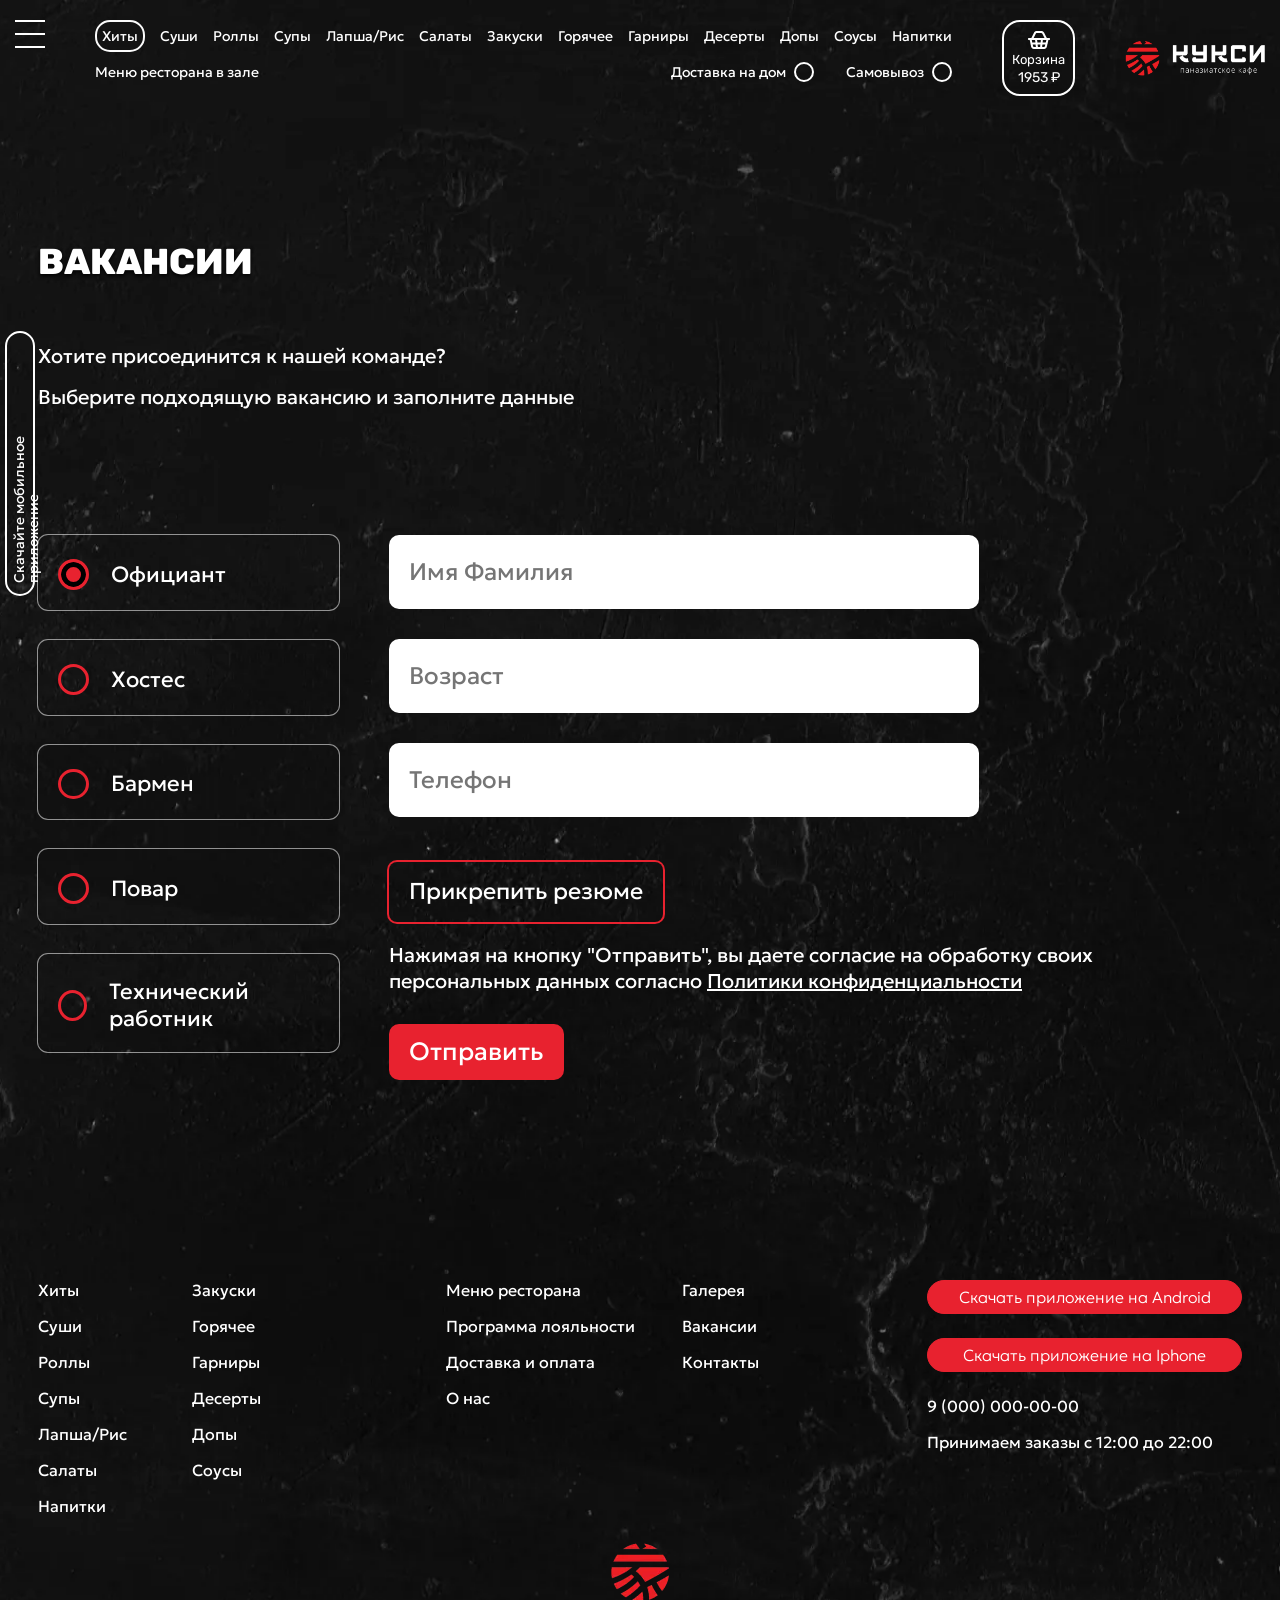
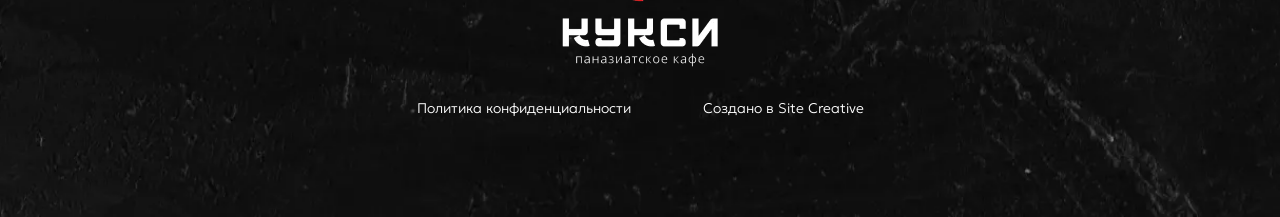
<file: kuksi/vacance.html>
<!DOCTYPE html>
<html lang="ru">
<head>
    <meta charset="UTF-8">
    <meta name="viewport" content="width=device-width, initial-scale=1.0">
    <link rel="icon" href="images/favicon.webp" sizes="any">
    <link rel="stylesheet" href="css/libs/swiper-bundle.min.css">
    <link rel="stylesheet" href="scss/style.css">
    <title>Вакансии</title>
</head>
<body>
    <header>
        <div class="header__cnt">
            <div class="header__burger">
                <span></span>
            </div>
            <div class="header__menu">
                <nav>
                    <ul class="header__list">
                        <li><a href="">Хиты</a></li>
                        <li><a href="">Суши</a></li>
                        <li><a href="">Роллы</a></li>
                        <li><a href="">Супы</a></li>
                        <li><a href="">Лапша/Рис</a></li>
                        <li><a href="">Салаты</a></li>
                        <li><a href="">Закуски</a></li>
                        <li><a href="">Горячее</a></li>
                        <li><a href="">Гарниры</a></li>
                        <li><a href="">Десерты</a></li>
                        <li><a href="">Допы</a></li>
                        <li><a href="">Соусы</a></li>
                        <li><a href="">Напитки</a></li>
                    </ul>
                </nav>

                <div class="header__menu-bottom">
                    <p class="header__menu-left">Меню ресторана в зале </p>
                    <div class="header__menu-right">
                        <label for="dostavka" class="menu__item">
                            <span>Доставка на дом</span>
                            <input type="radio" name="menu__item" value="Доставка на дом" id="dostavka">
                            <div class="menu__item-circle"></div>
                        </label>
                        <label for="sam" class="menu__item">
                            <span>Самовывоз</span>
                            <input type="radio" name="menu__item" value="Самовывоз" id="sam">
                            <div class="menu__item-circle"></div>
                        </label>
                    </div>
                </div>


            </div>
            <a href="" class="basket">
                <img src="images/basketicon.webp" alt="">
                <p class="basket__name">Корзина</p>
                <p class="basket__value">1953 ₽</p>
            </a>
            <a href="index.html" class="header__logo">
                <img src="images/logo.webp" alt="">
            </a>
        </div>
        <div class="mob__menu">
            <ul class="mob__menu-list">
                <li><a href="">Меню ресторана</a></li>
                <li><a href="">Программа лояльности</a></li>
                <li><a href="">Доставка и оплата</a></li>
                <li><a href="">О нас</a></li>
                <li><a href="">Вакансии</a></li>
                <li><a href="">Галерея</a></li>
                <li><a href="">Контакты</a></li>
                <li><a href="tel:9 (000) 000-00-00">9 (000) 000-00-00</a></li>
            </ul>
            <a href="" class="mob__logo">
                <img src="images/moblogo.webp" alt="">
            </a>
            <div class="mob__app-box">
                <a href="" download="">Скачайте мобильное приложение </a>
            </div>
            <div class="mob__close"></div>
        </div>
    </header>
    <main>



        <a href="" class="app__link-box" download="">
            <p class="app__link">Скачайте мобильное приложение</p>
        </a>

    
  



        <section class="text_content">
          

            <div class="container">

                <h1>Вакансии</h1>

                    <div class="container-text">
                        
                        <p>Хотите присоединится к нашей команде?</p>
                        <p>Выберите подходящую вакансию и заполните данные</p>



                        <div class="vacance-leftblock">

                            <div class="radio vacance-leftblock-type">
                                <input type="radio" name="typepost" id="oficiant" value="oficiant" checked />
                                <label class="radio-label" for="oficiant">Официант</label>
                            </div>

                            <div class="radio vacance-leftblock-type">
                                <input type="radio" name="typepost" id="hostes" value="hostes" />
                                <label class="radio-label" for="hostes">Хостес</label>
                            </div>

                            <div class="radio vacance-leftblock-type">
                                <input type="radio" name="typepost" id="barmen" value="barmen" />
                                <label class="radio-label" for="barmen">Бармен</label>
                            </div>

                            <div class="radio vacance-leftblock-type">
                                <input type="radio" name="typepost" id="povar" value="povar" />
                                <label class="radio-label" for="povar">Повар</label>
                            </div>

                            <div class="radio vacance-leftblock-type">
                                <input type="radio" name="typepost" id="tehrabotnik" value="tehrabotnik" />
                                <label class="radio-label" for="tehrabotnik">Технический работник</label>
                            </div>

                        </div>



                        <div class="vacance-rightblock">


                            <div class="vacance-rightblock-line">
                                <input type="text" name="namefirstlast" placeholder="Имя Фамилия" />
                            </div>


                            <div class="vacance-rightblock-line">
                                <input type="text" name="vozrast" placeholder="Возраст" />
                            </div>


                            <div class="vacance-rightblock-line">
                                <input type="text" name="phone" placeholder="Телефон" />
                            </div>



                            <div class="vacance-rightblock-line">
                                <label class="input-file">
                                    <input type="file" name="file">		
                                    <span>Прикрепить резюме</span>
                                </label>
                            </div>

                            <div class="vacance-rightblock-line">
                                <p>
                                    Нажимая на кнопку "Отправить", вы даете согласие на обработку своих персональных данных согласно <a href="/">Политики конфиденциальности</a>
                                </p>
                            </div>

                            <div class="vacance-rightblock-line">
                                <button type="submit" class="send-button">Отправить</button>
                            </div>

                        </div>





                        



                </div>




            </div>


        </section>



























    </main>
    <footer>
        <div class="container">
            <div class="footer__cnt">
                <div class="footer__top">
                    <ul class="footer__menu">
                        <li><a href="">Хиты</a></li>
                        <li><a href="">Суши</a></li>
                        <li><a href="">Роллы</a></li>
                        <li><a href="">Супы</a></li>
                        <li><a href="">Лапша/Рис</a></li>
                        <li><a href="">Салаты</a></li>
                        <li><a href="">Напитки</a></li>
                        <li><a href="">Закуски</a></li>
                        <li><a href="">Горячее</a></li>
                        <li><a href="">Гарниры</a></li>
                        <li><a href="">Десерты</a></li>
                        <li><a href="">Допы</a></li>
                        <li><a href="">Соусы</a></li>
                    </ul>
                    <ul class="footer__nav">
                        <li><a href="">Меню ресторана</a></li>
                        <li><a href="">Программа лояльности</a></li>
                        <li><a href="">Доставка и оплата</a></li>
                        <li><a href="">О нас</a></li>
                        <li><a href="">Галерея</a></li>
                        <li><a href="">Вакансии</a></li>
                        <li><a href="">Контакты</a></li>
                    </ul>
                    <div class="footer__info">
                        <a href="" class="footer__app-link footer__info-item" download="">Скачать приложение на Android</a>
                        <a href="" class="footer__app-link footer__info-item" download="">Скачать приложение на Iphone</a>
                        <a href="tel:9 (000) 000-00-00" class="footer__item footer__info-item">9 (000) 000-00-00</a>
                        <p class="footer__item">Принимаем заказы с 12:00  до 22:00</p>
                    </div>
                </div>
                <a href="" class="footer__logo">
                    <img src="images/footer__logo.webp" alt="">
                </a>
                <div class="footer__copy">
                    <a href="" target="_blank">Политика конфиденциальности</a>
                    <a href="https://site-creative.ru/" target="_blank">Создано в Site Creative</a>
                </div>
            </div>
        </div>
    </footer>
    <script src="https://code.jquery.com/jquery-3.6.0.min.js"></script>
    <script src="js/libs/swiper-bundle.min.js"></script>
    <script src="js/script.js"></script>
    <!--
    <script src="js/mobile.js"></script>
    -->
</body>
</html>
</file>
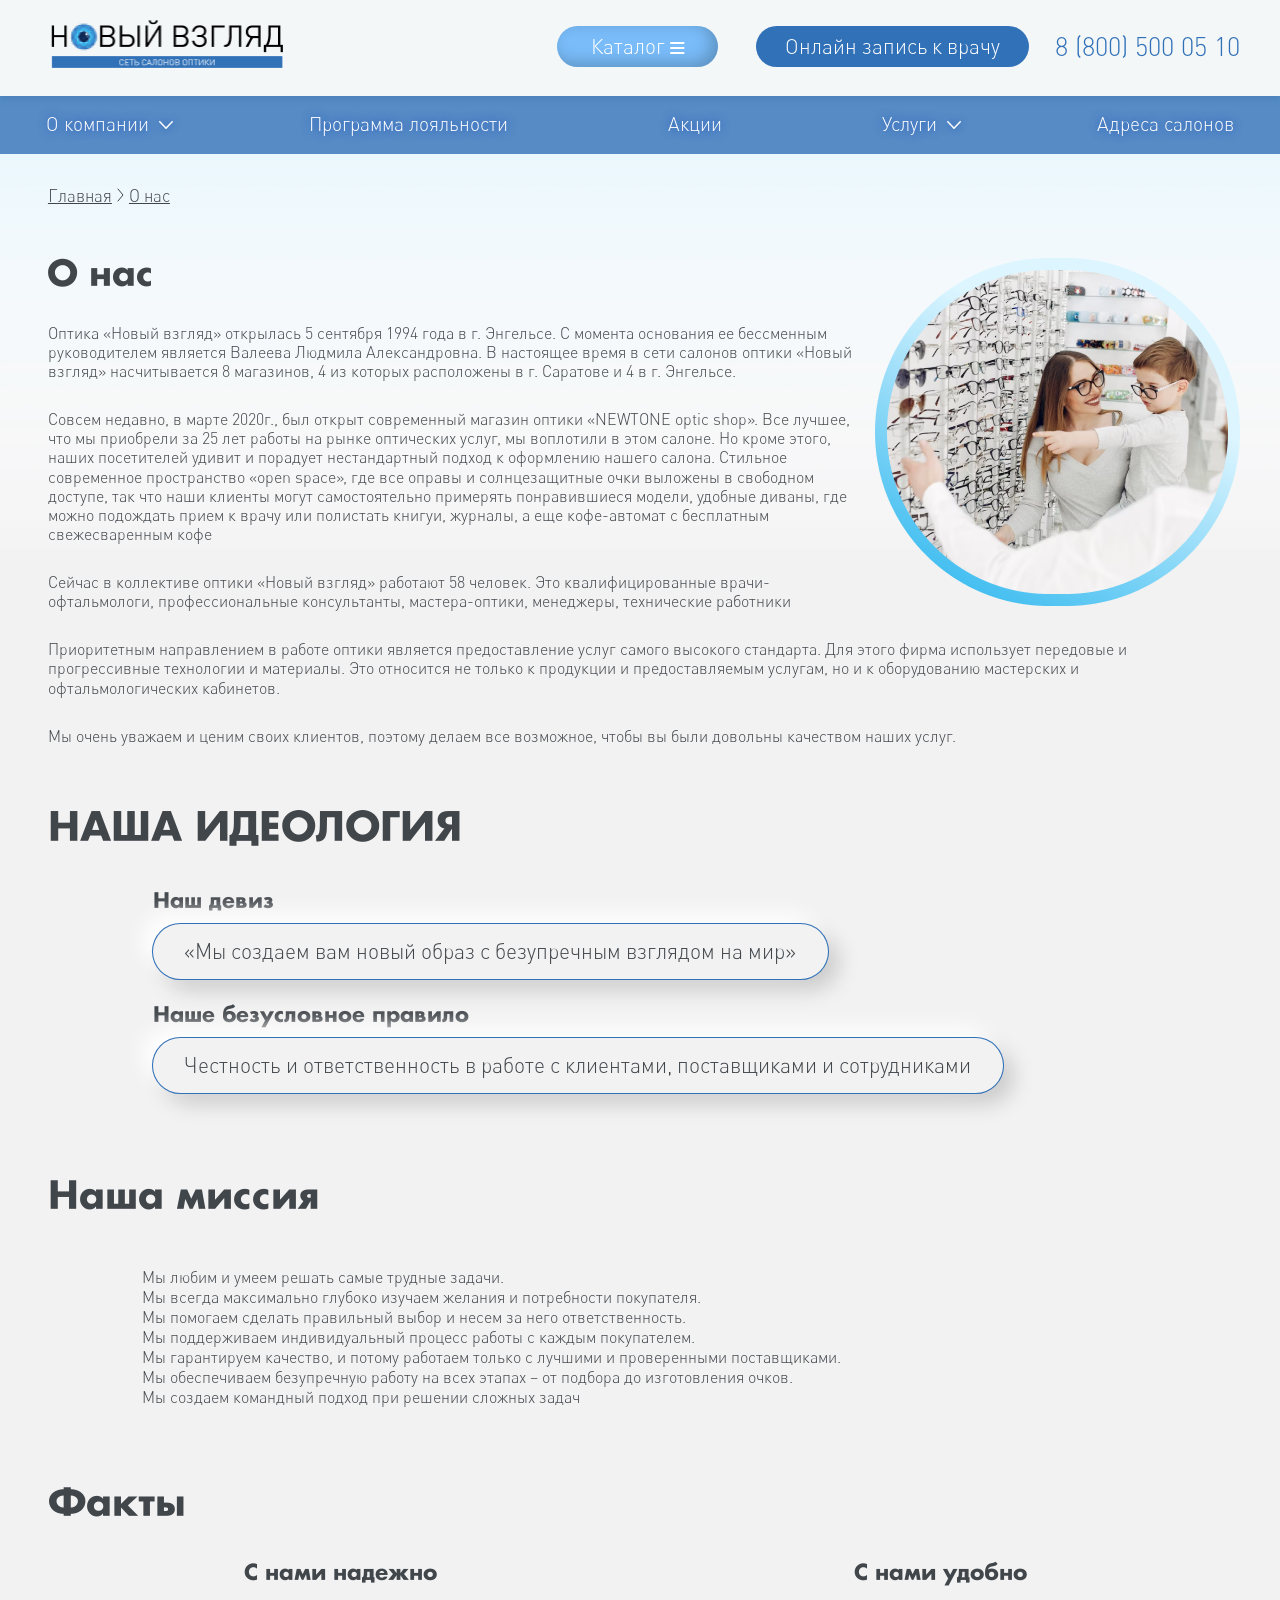
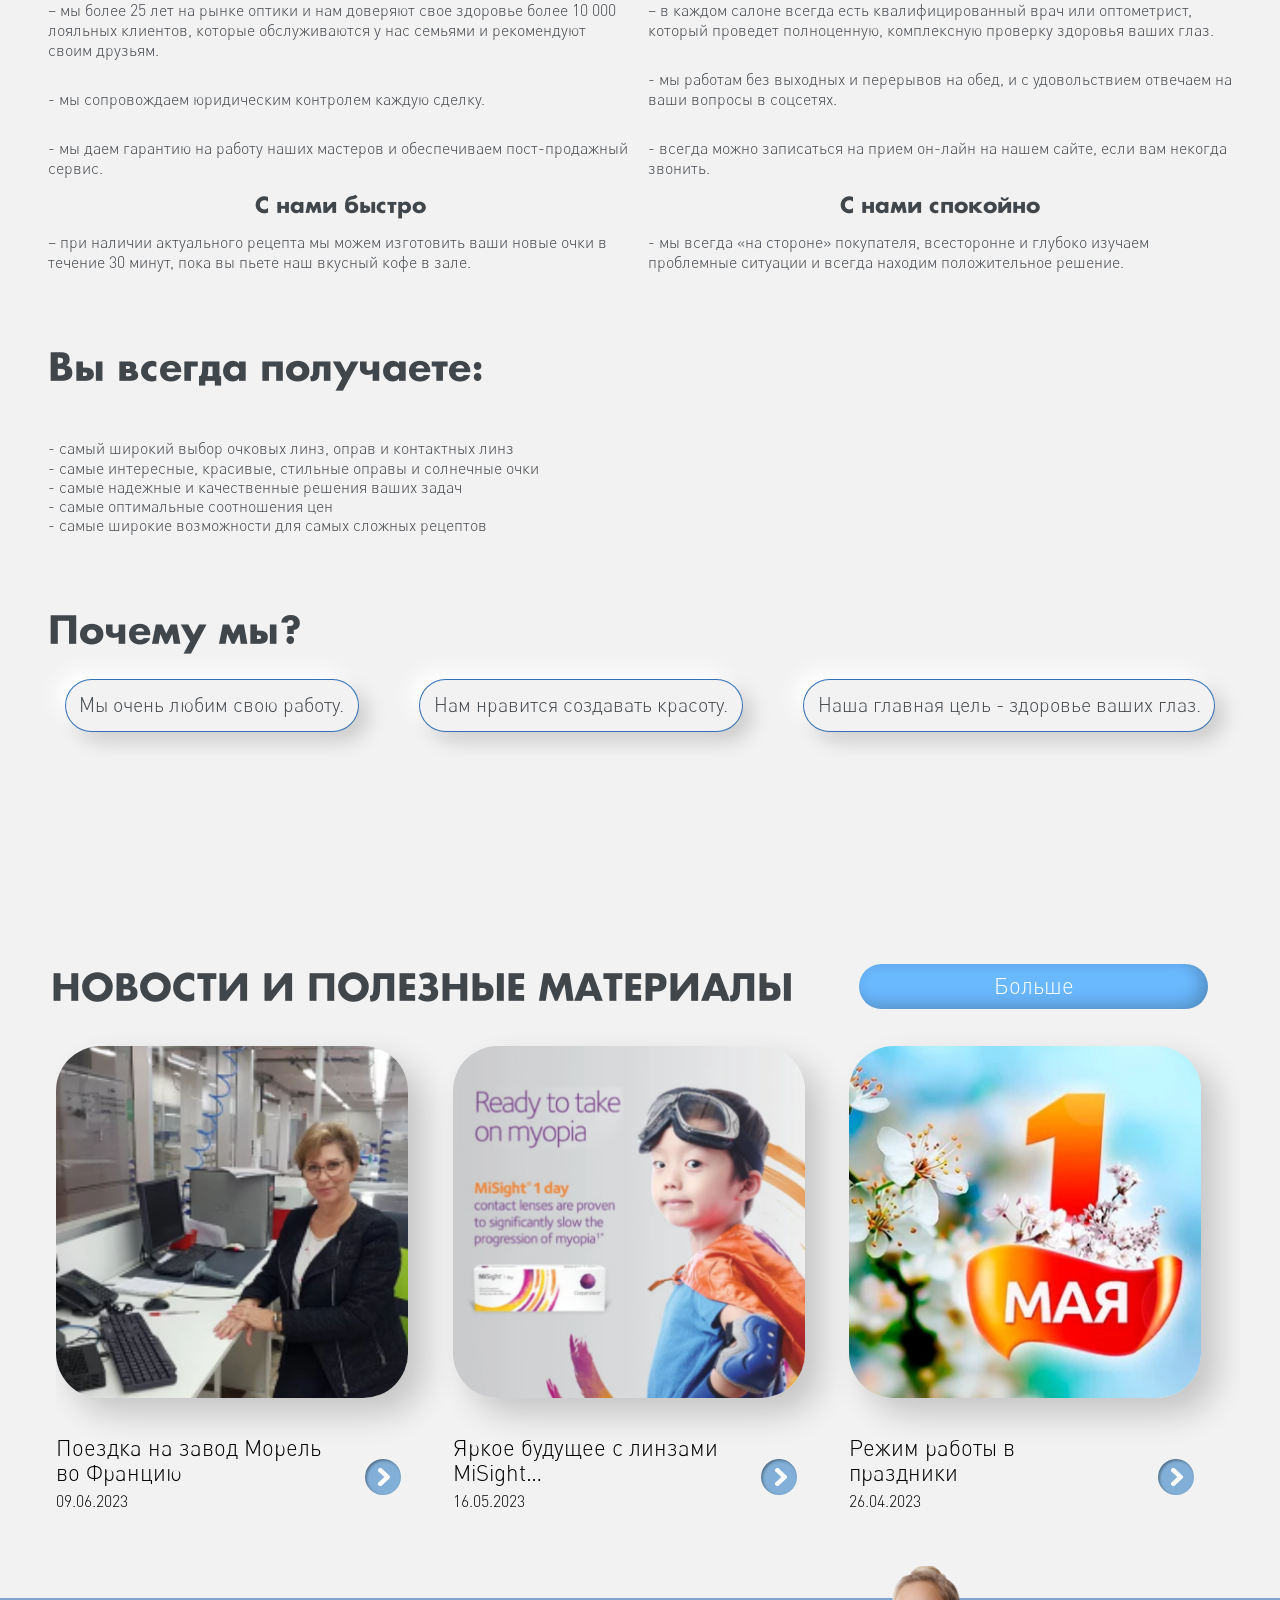
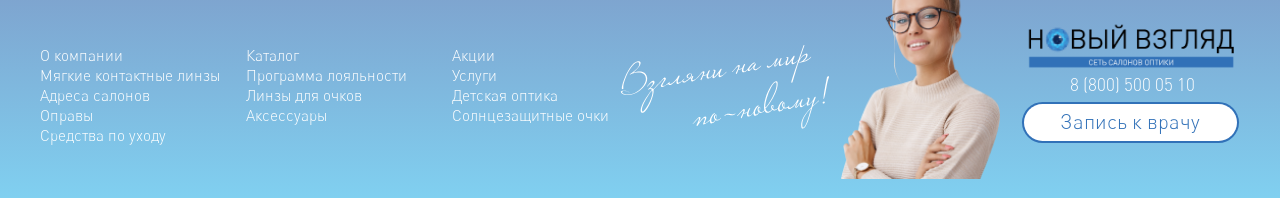
<file: vzlyad/about.html>
<!DOCTYPE html>
<html lang="ru">

    <head>
		<meta charset="utf-8" />
		<meta http-equiv="X-UA-Compatible" content="IE=edge" />
		<meta name="viewport" content="width=device-width, initial-scale=1" />
		<meta name="robots" content="index, follow" />

        <meta http-equiv="content-type" content="text/html; charset=utf-8" />
        
        <base href="assets/">

        <link rel="icon" type="image/png" href="icons/favicon-259x259.png" >
        <link rel="icon" type="image/png" sizes="16x16" href="icons/favicon-259x259.png" >

        <!--
        <link rel="icon" type="image/png" sizes="32x32" href="" >
        <link rel="icon" type="image/png" sizes="48x48" href="" >
        <link rel="icon" type="image/png" sizes="120x120" href="" >
        <link rel="icon" type="image/png" sizes="180x180" href="" >
        <link rel="icon" type="image/png" sizes="512x512" href="" >
		<link href="icons/favicon-259x259.png" rel="shortcut icon" type="image/vnd.microsoft.icon" />
        -->

        <!--
		<link rel="preconnect" href="https://mc.yandex.ru">
		<link rel="preconnect" href="https://google.com">
        -->

        <title>Новый взгляд</title>
        <meta name="description" content="">

        <link href="styles/base.css?d3565sds" rel="stylesheet" type="text/css">
        <link href="styles/swiper-bundle.min.css" rel="stylesheet" type="text/css">


        <style>

        @font-face {
            font-family: "DINPro";
            src: url("fonts/DINPro/dinpro_light.otf") format("opentype");
            font-weight: normal;
        }

        @font-face {
            font-family: "DINPro";
            src: url("fonts/DINPro/dinpro_medium.otf") format("opentype");
            font-weight: bold;
        }

        @font-face {
            font-family: "DINPro";
            src: url("fonts/DINPro/dinpro_bold.otf") format("opentype");
            font-weight: 700;
        }

        @font-face {
            font-family: "FuturaMdBT";
            src: url("fonts/FuturaMdBT/futuramdbtrusbyme_medium.otf") format("opentype");
            font-weight: normal;
        }

        @font-face {
            font-family: "FuturaMdBT";
            src: url("fonts/FuturaMdBT/futuramdbtrusbyme_bold.otf") format("opentype");
            font-weight: bold;
        }

        </style>


    </head>

    <body>

        <header class="header-top">

            <div class="body-wrap header-body">


                <div class="header-logo">
                    <a href="../home.html"  class="header-logo-a">
                        <img class="header-logo-img" src="images/logo.png" alt="" />
                    </a>
                </div>


                <div class="header-burger">
                    <a href="#" class="header-burger-a">
                        <img class="header-burger-img" src="images/burger.svg" />
                    </a>
                </div>


                <div class="header-phone">
                    <a class="header-phone-a" href="tel:88005000510">8 (800) 500 05 10</a>
                </div>


                <div class="header-button2 desktoponly">
                    <a href="#" class="zapisonline header-button2-a">Онлайн запись к врачу</a>
                </div>                


                <div class="header-button desktoponly">
                    <a href="#" class="header-button-a">Каталог
                        <svg width="15" height="12" viewBox="0 0 15 12" fill="none" xmlns="http://www.w3.org/2000/svg">
                            <line x1="1" y1="1" x2="13.5455" y2="0.999999" stroke="white" stroke-width="2" stroke-linecap="round"/>
                            <line x1="1" y1="6" x2="13.5455" y2="6" stroke="white" stroke-width="2" stroke-linecap="round"/>
                            <line x1="1" y1="11" x2="13.5455" y2="11" stroke="white" stroke-width="2" stroke-linecap="round"/>
                            </svg>
                           
                    </a>
                </div>
                

                <div class="header-button3 mobileonly">
                    <a href="/" class="zapisonline header-button3-a ">Онлайн запись</a>
                </div>


            </div>

        </header>


        <nav class="header-nav-desktop">

            <div class="body-wrap nav-body">

                <ul class="header-nav-desktop-ul">
                    <li class="header-nav-desktop-li header-nav-desktop-li-active"><a href="../about.html">О компании</a></li>
                    <li class="header-nav-desktop-li"><a href="../loyalnost.html">Программа лояльности</a></li>
                    <li class="header-nav-desktop-li"><a href="../promo.html">Акции</a></li>
                    <li class="header-nav-desktop-li header-nav-desktop-li-active"><a href="../services.html">Услуги</a></li>
                    <li class="header-nav-desktop-li"><a href="../kontackts.html">Адреса салонов</a></li>
                </ul>

            </div>

        </nav>









        <main>

            <article>


                <!-------------------------------------------------------------------------------------------------------------------------------------------------->
                <div class="main-block-content">
                    <div class="body-wrap ">

                        <header>

                            <nav>
                                <a href="../home.html">Главная</a> 
                                <svg width="7" height="14" viewBox="0 0 7 14" fill="none" xmlns="http://www.w3.org/2000/svg">
                                    <path d="M1 1L6 7L1 13" stroke="#41464B" stroke-linecap="round"/>
                                </svg>
                                <a href="">О нас</a>

                            </nav>

                            <h1>О нас</h1>

                        </header>


                        <section>

                            <p class="p-imageright desktoponly">
                                <img class="about_iamge" src="images/vnuki.png" alt="" />
                            </p>


                            <p>
                                Оптика «Новый взгляд» открылась 5 сентября 1994 года в г. Энгельсе. С момента основания ее бессменным руководителем является Валеева Людмила Александровна. В настоящее время в сети салонов оптики «Новый взгляд» насчитывается 8 магазинов, 4 из которых расположены в г. Саратове и 4 в г. Энгельсе.
                            </p>

                            <p>
                                Совсем недавно, в марте 2020г., был открыт современный магазин оптики «NEWTONE optic shop». Все лучшее, что мы приобрели за 25 лет работы на рынке оптических услуг, мы воплотили в этом салоне. Но кроме этого, наших посетителей удивит и порадует нестандартный подход к оформлению нашего салона. Стильное современное пространство «open space», где все оправы и солнцезащитные очки выложены в свободном доступе, так что наши клиенты могут самостоятельно примерять понравившиеся модели, удобные диваны, где можно подождать прием к врачу или полистать книгуи, журналы, а еще кофе-автомат с бесплатным свежесваренным кофе
                            </p>

                            <p>
                                Сейчас в коллективе оптики «Новый взгляд» работают 58 человек. Это квалифицированные врачи-офтальмологи, профессиональные консультанты, мастера-оптики, менеджеры, технические работники
                            </p>

                            <p>
                                Приоритетным направлением в работе оптики является предоставление услуг самого высокого стандарта. Для этого фирма использует передовые и прогрессивные технологии и материалы. Это относится не только к продукции и предоставляемым услугам, но и к оборудованию мастерских и офтальмологических кабинетов.
                            </p>

                            <p>
                                Мы очень уважаем и ценим своих клиентов, поэтому делаем все возможное, чтобы вы были довольны качеством наших услуг.
                            </p>

                            <h2>Наша идеология</h2>


                            <div class="for-center-desktop">

                                <p class="p-bold">Наш девиз</p>

                                <p class="p-border">
                                    «Мы создаем вам новый образ с безупречным взглядом на мир»
                                </p>

                                <p class="p-bold">
                                    Наше безусловное правило
                                </p>

                                <p class="p-border">
                                    Честность и ответственность в работе с клиентами, поставщиками и сотрудниками
                                </p>

                            </div>



                            <h3>
                                Наша миссия
                            </h3>

                            <p class="p-small for-center-desktop">
                                Мы любим и умеем решать самые трудные задачи.<br/>
                                Мы всегда максимально глубоко изучаем желания и потребности покупателя.<br/>
                                Мы помогаем сделать правильный выбор и несем за него ответственность.<br/>
                                Мы поддерживаем индивидуальный процесс работы с каждым покупателем.<br/>
                                Мы гарантируем качество, и потому работаем только с лучшими и проверенными поставщиками.<br/>
                                Мы обеспечиваем безупречную работу на всех этапах – от подбора до изготовления очков.<br/>
                                Мы создаем командный подход при решении сложных задач
                            </p>

                            <h3>
                                Факты
                            </h3>


                            <div class="for-4colums">


                                <div>
                                    <p class="p-boldcenter">
                                        С нами надежно
                                    </p>

                                    <p class="p-small">
                                        – мы более 25 лет на рынке оптики и нам доверяют свое здоровье более 10 000 лояльных клиентов, которые обслуживаются у нас семьями и рекомендуют своим друзьям.
                                    </p>

                                    <p class="p-small">
                                        - мы сопровождаем юридическим контролем каждую сделку.
                                    </p>

                                    <p class="p-small">
                                        - мы даем гарантию на работу наших мастеров и обеспечиваем пост-продажный сервис.
                                    </p>
                                </div>



                                <div>

                                    <p class="p-boldcenter">
                                        С нами удобно
                                    </p>

                                    <p class="p-small">
                                        – в каждом салоне всегда есть квалифицированный врач или оптометрист, который проведет полноценную, комплексную проверку здоровья ваших глаз.
                                    </p>

                                    <p class="p-small">
                                        - мы работам без выходных и перерывов на обед, и с удовольствием отвечаем на ваши вопросы в соцсетях.
                                    </p>

                                    <p class="p-small">
                                        - всегда можно записаться на прием он-лайн на нашем сайте, если вам некогда звонить.
                                    </p>

                                </div>



                                <div>

                                    <p class="p-boldcenter">
                                        С нами быстро
                                    </p>

                                    <p class="p-small">
                                        – при наличии актуального рецепта мы можем изготовить ваши новые очки в течение 30 минут, пока вы пьете наш вкусный кофе в зале.
                                    </p>

                                </div>



                                <div>

                                    <p class="p-boldcenter">
                                        С нами спокойно
                                    </p>

                                    <p class="p-small">
                                        - мы всегда «на стороне» покупателя, всесторонне и глубоко изучаем проблемные ситуации и всегда находим положительное решение.
                                    </p>

                                </div>

                            </div>


                            <h3>
                                Вы всегда получаете:
                            </h3>

                            <p>
                                - самый широкий выбор очковых линз, оправ и контактных линз<br/>
                                - самые интересные, красивые, стильные оправы и солнечные очки<br/>
                                - самые надежные и качественные решения ваших задач<br/>
                                - самые оптимальные соотношения цен<br/>
                                - самые широкие возможности для самых сложных рецептов<br/>
                            </p>

                            <h3>
                                Почему мы?
                            </h3>

                            <div class="main-block-content-flex">

                                <p class="p-border">
                                    Мы очень любим свою работу.
                                </p>

                                <p class="p-border">
                                    Нам нравится создавать красоту.
                                </p>

                                <p class="p-border">
                                    Наша главная цель - здоровье ваших глаз.
                                </p>

                            </div>

                        </section>

                    </div>

                </div>
                














                <!-------------------------------------------------------------------------------------------------------------------------------------------------->




                <div class="main-block-6">

                    <div class="body-wrap ">

                        <div class="main-block-6-text">
                            Новости и полезные материалы 
                        </div>

                        <div class="main-block-6-list">
                            <div class="main-block-6-list-scroll">
                                <div class="main-block-6-list-wrap">

                                    <div class="main-block-6-item">
                                        <a class="main-block-6-item-a" href="#">
                                            <span class="main-block-6-item-img" style="background-image:url(images/image135.png);" /></span>
                                            <span class="main-block-6-item-title">Поездка на завод Морель во Францию</span>
                                            <span class="main-block-6-item-date">09.06.2023</span>
                                        </a>
                                    </div>


                                    <div class="main-block-6-item">
                                        <a class="main-block-6-item-a" href="#">
                                            <span class="main-block-6-item-img" style="background-image:url(images/image136.png);" /></span>
                                            <span class="main-block-6-item-title">Яркое будущее с линзами MiSight…</span>
                                            <span class="main-block-6-item-date">16.05.2023</span>
                                        </a>
                                    </div>


                                    <div class="main-block-6-item">
                                        <a class="main-block-6-item-a" href="#">
                                            <span class="main-block-6-item-img" style="background-image:url(images/image137.png);" /></span>
                                            <span class="main-block-6-item-title">Режим работы в праздники</span>
                                            <span class="main-block-6-item-date">26.04.2023</span>
                                        </a>
                                    </div>

                                    <div class="main-block-6-item">
                                        <a class="main-block-6-item-a" href="#">
                                            <span class="main-block-6-item-img" style="background-image:url(images/image135.png);" /></span>
                                            <span class="main-block-6-item-title">Поездка на завод Морель во Францию</span>
                                            <span class="main-block-6-item-date">09.06.2023</span>
                                        </a>
                                    </div>


                                    <div class="main-block-6-item">
                                        <a class="main-block-6-item-a" href="#">
                                            <span class="main-block-6-item-img" style="background-image:url(images/image136.png);" /></span>
                                            <span class="main-block-6-item-title">Яркое будущее с линзами MiSight…</span>
                                            <span class="main-block-6-item-date">16.05.2023</span>
                                        </a>
                                    </div>


                                </div>
                            </div>

                        </div>

                        <div class="main-block-6-butt">
                            <a class="bluebutton main-block-6-a" href="#">Больше</a>
                        </div>

                    </div>

                </div>

            </article>

        </main>


        <footer>

            <div class="body-wrap ">

                <section class="footer">
                    <div class="footer-wrap">


                        <div class="footer-right">

                            <div class="footer-logo">
                                <a href="/"  class="footer-logo-a">
                                    <img class="footer-logo-img" src="images/logo.png" alt="" />
                                </a>
                            </div>

                            <div class="footer-phone">
                                <a class="footer-phone-a" href="tel:88005000510">8 (800) 500 05 10</a>
                            </div>

                            <div class="footer-button3 mobileonly">
                                <a href="/" class="zapisonline footer-button3-a">Онлайн запись</a>
                            </div>

                            <div class="footer-button3 desktoponly">
                                <a href="/" class="zapisonline footer-button3-a">Запись к врачу</a>
                            </div>

                        </div>

                        <nav class="footer-nav">
                            <a href="#">О компании</a>
                            <a href="#">Каталог</a>
                            <a href="#">Акции</a>
                            <a href="#">Мягкие контактные линзы</a>
                            <a href="#">Программа лояльности</a>
                            <a href="#">Услуги</a>
                            <a href="#">Адреса салонов</a>
                            <a href="#">Линзы для очков</a>
                            <a href="#">Детская оптика</a>
                            <a href="#">Оправы</a>
                            <a href="#">Аксессуары</a>
                            <a href="#">Солнцезащитные очки</a>
                            <a href="#">Средства по уходу</a>
                        </nav>

                        <div class="footer-img">
                            <img src="images/Group498.svg" alt="" />
                        </div>

                        <div class="footer-img2 desktoponly">
                            <img src="images/footer-image-people.png" alt="" />
                        </div>
                        

                    </div>

                </section>

            </div>

        </footer>






        <aside>

            <div class="popupmenu-left">
        
                <div class="popupmenu-left-body" id="popupmenu-left-body" data-load="false">
        
                    <div class="popupmenu-left-close">
                        <svg width="24" height="24" viewBox="0 0 24 24" fill="none" xmlns="http://www.w3.org/2000/svg">
                            <g clip-path="url(#clip0_406_2107)">
                            <path d="M4.94296 5.606L1.02396 9.52501C0.387588 10.1919 0.0325317 11.0782 0.0325317 12C0.0325317 12.9218 0.387588 13.8081 1.02396 14.475L4.94296 18.394C5.08133 18.5373 5.24685 18.6516 5.42986 18.7302C5.61286 18.8088 5.80969 18.8502 6.00886 18.8519C6.20803 18.8536 6.40555 18.8157 6.58989 18.7402C6.77424 18.6648 6.94172 18.5534 7.08256 18.4126C7.2234 18.2718 7.33477 18.1043 7.4102 17.9199C7.48562 17.7356 7.52357 17.5381 7.52184 17.3389C7.52011 17.1397 7.47873 16.9429 7.40012 16.7599C7.3215 16.5769 7.20723 16.4114 7.06396 16.273L4.28496 13.492L22.535 13.469C22.9328 13.469 23.3143 13.311 23.5956 13.0297C23.8769 12.7484 24.035 12.3668 24.035 11.969C24.035 11.5712 23.8769 11.1897 23.5956 10.9083C23.3143 10.627 22.9328 10.469 22.535 10.469L4.29996 10.492L7.06396 7.72701C7.3372 7.4441 7.48839 7.0652 7.48497 6.6719C7.48156 6.27861 7.3238 5.90239 7.04569 5.62428C6.76758 5.34616 6.39136 5.18841 5.99806 5.18499C5.60477 5.18158 5.22587 5.33277 4.94296 5.606Z" fill="#374957"/>
                            </g>
                            <defs>
                            <clipPath id="clip0_406_2107">
                            <rect width="24" height="24" fill="white"/>
                            </clipPath>
                            </defs>
                        </svg>
                    </div>
        
                    <!-- Left popupmenu -->
        
        
        
        
        
        
        
                </div>
        
            </div>
        
        
            <div class="popupmenu-right">
                <div class="popupmenu-right-body">
                    <div class="popupmenu-right-close">
                        <svg width="24" height="24" viewBox="0 0 24 24" fill="none" xmlns="http://www.w3.org/2000/svg">
                            <g clip-path="url(#clip0_406_1894)">
                            <path d="M19.1218 18.394L23.0408 14.475C23.6772 13.8082 24.0323 12.9218 24.0323 12C24.0323 11.0782 23.6772 10.1919 23.0408 9.52501L19.1218 5.60601C18.8406 5.32461 18.4591 5.16648 18.0612 5.16638C17.6633 5.16629 17.2817 5.32425 17.0003 5.60551C16.719 5.88677 16.5608 6.2683 16.5607 6.66616C16.5606 7.06401 16.7186 7.44562 16.9998 7.72701L19.7798 10.508L1.52985 10.531C1.13202 10.531 0.750491 10.689 0.469186 10.9704C0.187881 11.2517 0.0298462 11.6332 0.0298462 12.031C0.0298462 12.4288 0.187881 12.8104 0.469186 13.0917C0.750491 13.373 1.13202 13.531 1.52985 13.531L19.7608 13.508L16.9998 16.273C16.7266 16.5559 16.5754 16.9348 16.5788 17.3281C16.5823 17.7214 16.74 18.0976 17.0181 18.3757C17.2962 18.6539 17.6725 18.8116 18.0657 18.815C18.459 18.8184 18.8379 18.6673 19.1208 18.394H19.1218Z" fill="#374957"/>
                            </g>
                            <defs>
                            <clipPath id="clip0_406_1894">
                            <rect width="24" height="24" fill="white"/>
                            </clipPath>
                            </defs>
                        </svg> 
                    </div>
                    <!-- Right popupmenu -->
                </div>
           </div>
        
        
            <div class="popupmenu-after"></div>
        
        
        </aside>
        




        <script src="scripts/jquery-3.7.1.min.js" type="text/javascript" ></script>
        <script src="scripts/swiper-bundle.min.js" type="text/javascript" ></script>
        <script src="scripts/base.js?256sds3d" type="text/javascript" ></script>


    </body>


</html>
</file>
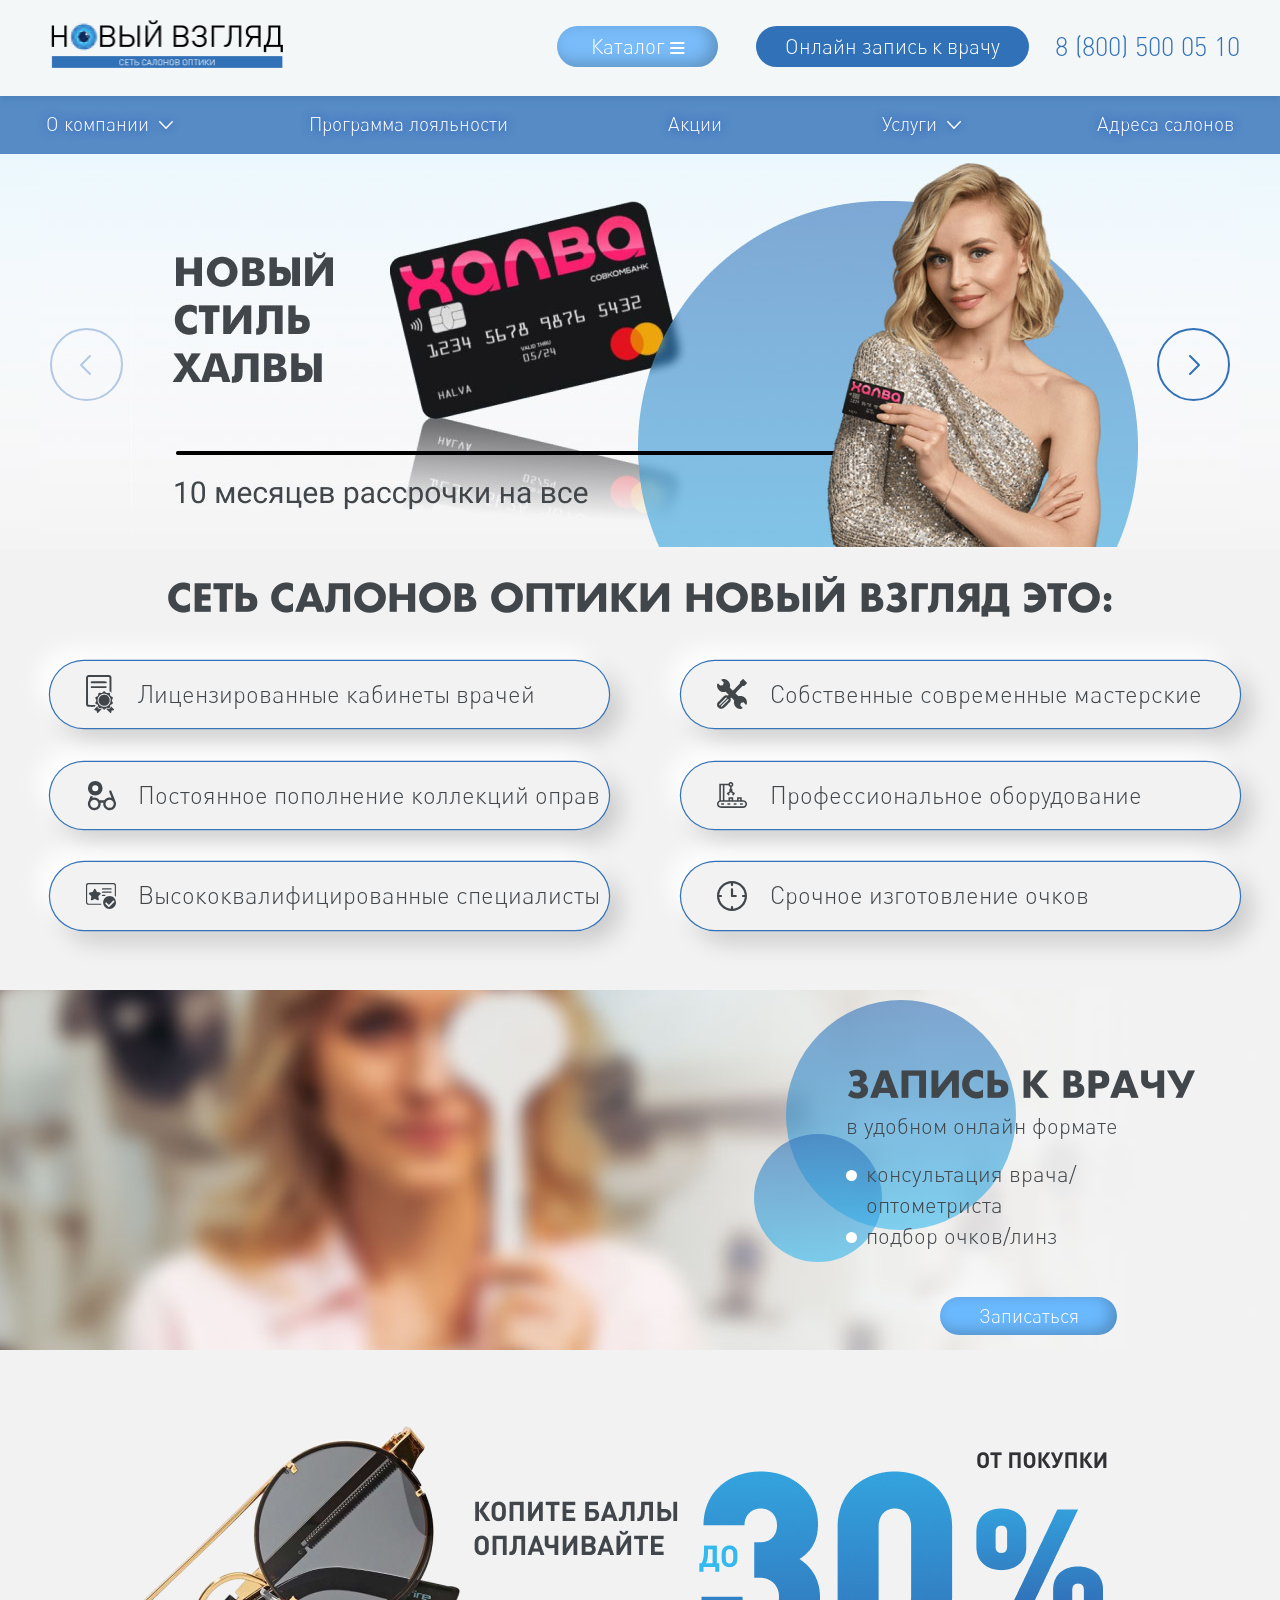
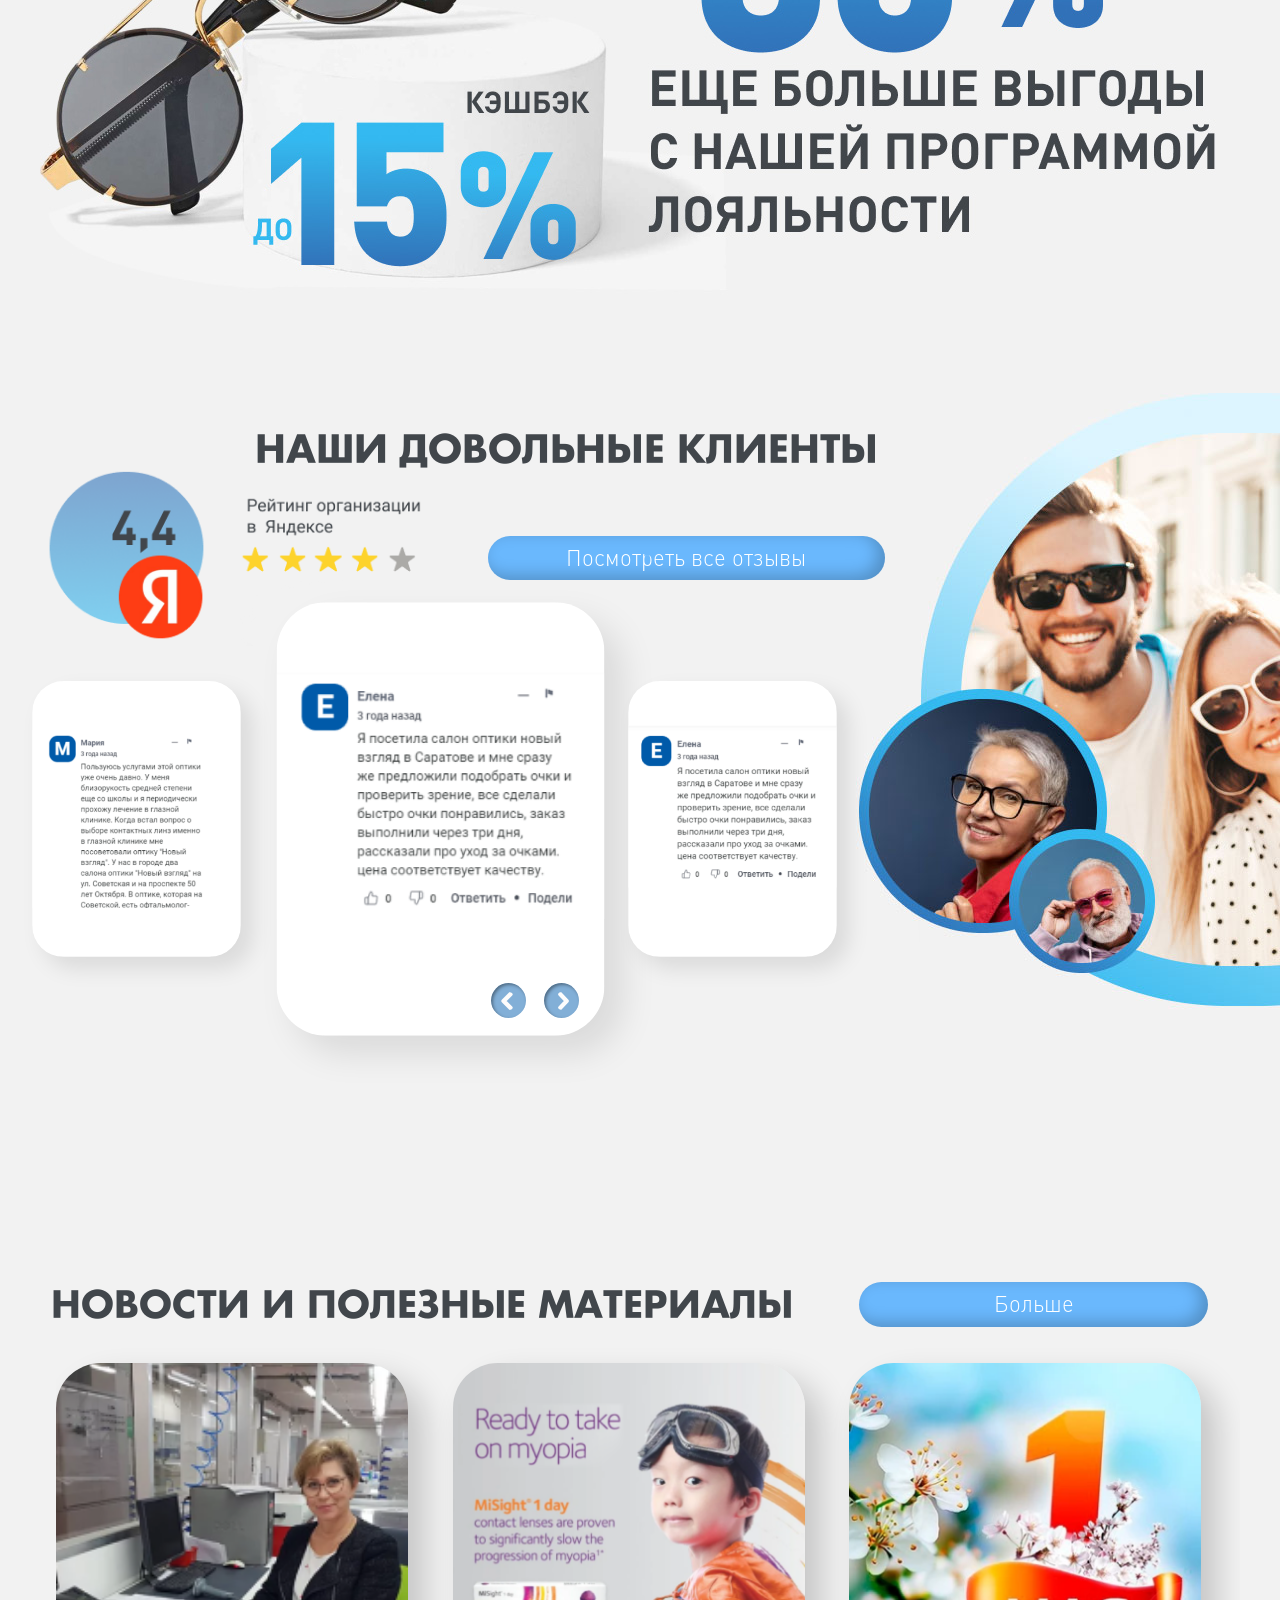
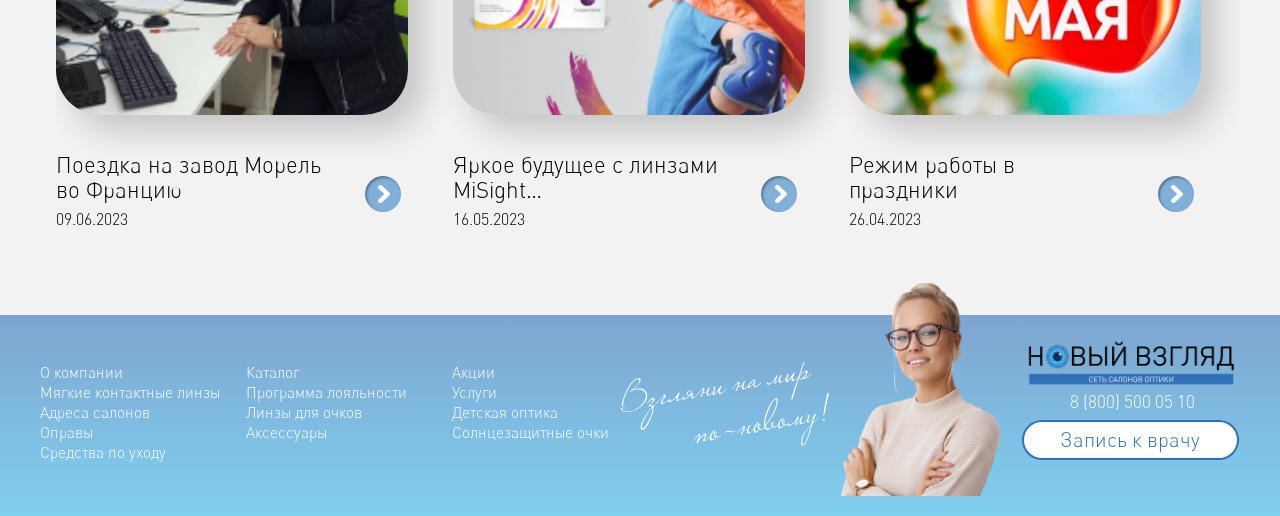
<file: vzlyad/home.html>
<!DOCTYPE html>
<html lang="ru">

    <head>
		<meta charset="utf-8" />
		<meta http-equiv="X-UA-Compatible" content="IE=edge" />
		<meta name="viewport" content="width=device-width, initial-scale=1" />
		<meta name="robots" content="index, follow" />

        <meta http-equiv="content-type" content="text/html; charset=utf-8" />
        
        <base href="assets/">

        <link rel="icon" type="image/png" href="icons/favicon-259x259.png" >
        <link rel="icon" type="image/png" sizes="16x16" href="icons/favicon-259x259.png" >

        <!--
        <link rel="icon" type="image/png" sizes="32x32" href="" >
        <link rel="icon" type="image/png" sizes="48x48" href="" >
        <link rel="icon" type="image/png" sizes="120x120" href="" >
        <link rel="icon" type="image/png" sizes="180x180" href="" >
        <link rel="icon" type="image/png" sizes="512x512" href="" >
		<link href="icons/favicon-259x259.png" rel="shortcut icon" type="image/vnd.microsoft.icon" />
        -->

        <!--
		<link rel="preconnect" href="https://mc.yandex.ru">
		<link rel="preconnect" href="https://google.com">
        -->

        <title>Новый взгляд</title>
        <meta name="description" content="">

        <link href="styles/base.css?d3565sds" rel="stylesheet" type="text/css">
        <link href="styles/swiper-bundle.min.css" rel="stylesheet" type="text/css">


        <style>

        @font-face {
            font-family: "DINPro";
            src: url("fonts/DINPro/dinpro_light.otf") format("opentype");
            font-weight: normal;
        }

        @font-face {
            font-family: "DINPro";
            src: url("fonts/DINPro/dinpro_medium.otf") format("opentype");
            font-weight: bold;
        }

        @font-face {
            font-family: "DINPro";
            src: url("fonts/DINPro/dinpro_bold.otf") format("opentype");
            font-weight: 700;
        }

        @font-face {
            font-family: "FuturaMdBT";
            src: url("fonts/FuturaMdBT/futuramdbtrusbyme_medium.otf") format("opentype");
            font-weight: normal;
        }

        @font-face {
            font-family: "FuturaMdBT";
            src: url("fonts/FuturaMdBT/futuramdbtrusbyme_bold.otf") format("opentype");
            font-weight: bold;
        }

        </style>


    </head>

    <body>

        <header class="header-top">

            <div class="body-wrap header-body">


                <div class="header-logo">
                    <a href="/"  class="header-logo-a">
                        <img class="header-logo-img" src="images/logo.png" alt="" />
                    </a>
                </div>


                <div class="header-burger">
                    <a href="/" class="header-burger-a">
                        <img class="header-burger-img" src="images/burger.svg" />
                    </a>
                </div>


                <div class="header-phone">
                    <a class="header-phone-a" href="tel:88005000510">8 (800) 500 05 10</a>
                </div>


                <div class="header-button2 desktoponly">
                    <a href="/" class="zapisonline header-button2-a">Онлайн запись к врачу</a>
                </div>                


                <div class="header-button desktoponly">
                    <a href="/" class="header-button-a">Каталог
                        <svg width="15" height="12" viewBox="0 0 15 12" fill="none" xmlns="http://www.w3.org/2000/svg">
                            <line x1="1" y1="1" x2="13.5455" y2="0.999999" stroke="white" stroke-width="2" stroke-linecap="round"/>
                            <line x1="1" y1="6" x2="13.5455" y2="6" stroke="white" stroke-width="2" stroke-linecap="round"/>
                            <line x1="1" y1="11" x2="13.5455" y2="11" stroke="white" stroke-width="2" stroke-linecap="round"/>
                            </svg>
                           
                    </a>
                </div>
                

                <div class="header-button3 mobileonly">
                    <a href="/" class="zapisonline header-button3-a ">Онлайн запись</a>
                </div>


            </div>

        </header>


        <nav class="header-nav-desktop">

            <div class="body-wrap nav-body">

                <ul class="header-nav-desktop-ul">
                    <li class="header-nav-desktop-li header-nav-desktop-li-active"><a href="/">О компании</a></li>
                    <li class="header-nav-desktop-li"><a href="/">Программа лояльности</a></li>
                    <li class="header-nav-desktop-li"><a href="/">Акции</a></li>
                    <li class="header-nav-desktop-li header-nav-desktop-li-active"><a href="/">Услуги</a></li>
                    <li class="header-nav-desktop-li"><a href="/">Адреса салонов</a></li>
                </ul>

            </div>

        </nav>


        <aside class="slider-aside">

            <div class="body-wrap">


                <!-- Desktop -->

                <div class="slider slider-desktop desktoponly">

                    <div class="slider-images swiper">

                        <div class="swiper-wrapper">

                            <div class="swiper-slide" style="background-image:url(images/slide-desktop-1.jpg);">
                            </div>

                            <div class="swiper-slide" style="background-image:url(images/slide-desktop-1.jpg);">
                            </div>


                        </div>

                        <div class="swiper-button-next"></div>
                        <div class="swiper-button-prev"></div>

                    </div>

                </div>

                


              <!-- (mobile 0.55) -->
              <div class="slider slider-mobile mobileonly">

                <div class="slider-images swiper">

                    <div class="swiper-wrapper">

                        <div class="swiper-slide">
                            <img src="images/slider-mobile-3.png" loading="lazy" />
                        </div>

                        <div class="swiper-slide">
                            <img src="images/slider-mobile-3.png" loading="lazy" />
                        </div>

                        <div class="swiper-slide">
                            <img src="images/slider-mobile-3.png" loading="lazy" />
                        </div>

                        <div class="swiper-slide">
                            <img src="images/slider-mobile-3.png" loading="lazy" />
                        </div>

                        <div class="swiper-slide">
                            <img src="images/slider-mobile-3.png" loading="lazy" />
                        </div>

                    </div>

                    <div class="swiper-pagination"></div>

                </div>

            </div>










            </div>


        </aside>







        <main>

            <article>

                <div class="main-block-1">

                    <div class="body-wrap ">

                        <header>
                            <h1>Сеть салонов оптики Новый взгляд это:</h1>
                        </header>

                        <div class="main-blick-1-ul">

                            <div class="main-blick-1-li">
                                <i class="main-blick-1-icon" style="background-image:url(images/icon-1.svg);" />&nbsp;</i>
                                Лицензированные кабинеты врачей
                            </div>

                            <div class="main-blick-1-li">
                                <i class="main-blick-1-icon" style="background-image:url(images/icon-2.svg);" />&nbsp;</i>
                                Собственные современные мастерские
                            </div>

                            <div class="main-blick-1-li">
                                <i class="main-blick-1-icon" style="background-image:url(images/icon-3.svg);" />&nbsp;</i>
                                Постоянное пополнение коллекций оправ 
                            </div>

                            <div class="main-blick-1-li">
                                <i class="main-blick-1-icon" style="background-image:url(images/icon-4.svg);" />&nbsp;</i>
                                Профессиональное оборудование
                            </div>

                            <div class="main-blick-1-li">
                                <i class="main-blick-1-icon" style="background-image:url(images/icon-5.svg);" />&nbsp;</i>
                                Высококвалифицированные специалисты
                            </div>

                            <div class="main-blick-1-li">
                                <i class="main-blick-1-icon" style="background-image:url(images/icon-6.svg);" />&nbsp;</i>
                                Срочное изготовление очков
                            </div>


                        </div>
                    </div>

                </div>

                <div class="main-block-3">

                    <div class="body-wrap ">

                        <div class="main-block-3-circle1 desktoponly""></div>
                        <div class="main-block-3-circle2 desktoponly""></div>


                        <div class="main-block-3-img"">
                            <img src="images/Group4901.jpg" />
                        </div>

                        <div class="main-block-3-text">
                            <h2>Запись к врачу</h2>

                            <ul>
                                <li class="nomarker">в удобном онлайн формате </li>
                                <li class="marker">консультация врача/оптометриста</li>
                                <li class="marker">подбор очков/линз</li>
                            </ul>

                            <a class="zapisonline bluebutton main-block-3-a" href="#">Записаться</a>

                        </div>

                    </div>

                </div>


                <div class="main-block-4">

                    <div class="body-wrap ">

                        <div class="main-block-4-text">
                            Еще больше выгоды<br/> с нашей программой<br/> лояльности 
                        </div>

                        <div class="main-block-4-img">
                            <img src="images/Group4892.png" alt=""/>
                        </div>

                    </div>

                </div>



                <div class="main-block-5">

                    <div class="body-wrap ">

                        <div class="main-block-5-text">
                            Наши довольные клиенты
                        </div>

                        <div class="main-block-5-img mobileonly">
                            <img src="images/clients.png" alt=""/>
                        </div>

                        <div class="main-block-5-img desktoponly">
                            <img src="images/raiting.png" alt=""/>
                        </div>

                        <!-- mobile only -->
                        <div class="main-block-5-list mobileonly">

                            <div class="main-block-5-list-scroll">

                                <div class="main-block-5-list-wrap">

                                    <div class="main-block-5-item">
                                        <a class="main-block-5-item-a" href="#">
                                            <span class="main-block-5-item-img" style="background-image:url(images/otziv1.png?12);" /></span>
                                        </a>
                                    </div>

                                    <div class="main-block-5-item">
                                        <a class="main-block-5-item-a" href="#">
                                            <span class="main-block-5-item-img" style="background-image:url(images/otziv2.png?12);" /></span>
                                        </a>
                                    </div>

                                    <div class="main-block-5-item">
                                        <a class="main-block-5-item-a" href="#">
                                            <span class="main-block-5-item-img" style="background-image:url(images/otziv3.png?12);" /></span>
                                        </a>
                                    </div>

                                    <div class="main-block-5-item">
                                        <a class="main-block-5-item-a" href="#">
                                            <span class="main-block-5-item-img" style="background-image:url(images/otziv1.png?12);" /></span>
                                        </a>
                                    </div>

                                    <div class="main-block-5-item">
                                        <a class="main-block-5-item-a" href="#">
                                            <span class="main-block-5-item-img" style="background-image:url(images/otziv1.png?12);" /></span>
                                        </a>
                                    </div>

                                    <div class="main-block-5-item">
                                        <a class="main-block-5-item-a" href="#">
                                            <span class="main-block-5-item-img" style="background-image:url(images/otziv2.png?12);" /></span>
                                        </a>
                                    </div>

                                    <div class="main-block-5-item">
                                        <a class="main-block-5-item-a" href="#">
                                            <span class="main-block-5-item-img" style="background-image:url(images/otziv3.png?12);" /></span>
                                        </a>
                                    </div>

                                    <div class="main-block-5-item">
                                        <a class="main-block-5-item-a" href="#">
                                            <span class="main-block-5-item-img" style="background-image:url(images/otziv1.png?12);" /></span>
                                        </a>
                                    </div>

                                </div>

                            </div>

                        </div>




                        <div class="main-block-5-butt">

                            <a class="bluebutton main-block-5-a" href="#">Посмотреть все отзывы</a>

                        </div>



                        <!-- desktoponly -->
                        <div class="swiper carusell">
                            
                            <div class="swiper-wrapper">

                                <div class="main-block-5-item swiper-slide">
                                    <a class="main-block-5-item-a" href="#">
                                        <span class="main-block-5-item-img" style="background-image:url(images/otziv1.png?12);" /></span>
                                    </a>
                                </div>

                                <div class="main-block-5-item swiper-slide main-block-5-item-center">
                                    <a class="main-block-5-item-a" href="#">
                                        <span class="main-block-5-item-img" style="background-image:url(images/otziv2.png?12);" /></span>
                                    </a>
                                </div>

                                <div class="main-block-5-item swiper-slide">
                                    <a class="main-block-5-item-a" href="#">
                                        <span class="main-block-5-item-img" style="background-image:url(images/otziv3.png?12);" /></span>
                                    </a>
                                </div>

                                <div class="main-block-5-item swiper-slide">
                                    <a class="main-block-5-item-a" href="#">
                                        <span class="main-block-5-item-img" style="background-image:url(images/otziv1.png?12);" /></span>
                                    </a>
                                </div>

                                <div class="main-block-5-item swiper-slide">
                                    <a class="main-block-5-item-a" href="#">
                                        <span class="main-block-5-item-img" style="background-image:url(images/otziv2.png?12);" /></span>
                                    </a>
                                </div>

                                <div class="main-block-5-item swiper-slide">
                                    <a class="main-block-5-item-a" href="#">
                                        <span class="main-block-5-item-img" style="background-image:url(images/otziv3.png?12);" /></span>
                                    </a>
                                </div>

                                <div class="main-block-5-item swiper-slide">
                                    <a class="main-block-5-item-a" href="#">
                                        <span class="main-block-5-item-img" style="background-image:url(images/otziv1.png?12);" /></span>
                                    </a>
                                </div>

                                
                            </div>

                            <div class="swiper-button-next"></div>
                            <div class="swiper-button-prev"></div>
    
                        </div>

                        

                    </div>

                </div>





                <div class="main-block-6">

                    <div class="body-wrap ">

                        <div class="main-block-6-text">
                            Новости и полезные материалы 
                        </div>

                        <div class="main-block-6-list">
                            <div class="main-block-6-list-scroll">
                                <div class="main-block-6-list-wrap">

                                    <div class="main-block-6-item">
                                        <a class="main-block-6-item-a" href="#">
                                            <span class="main-block-6-item-img" style="background-image:url(images/image135.png);" /></span>
                                            <span class="main-block-6-item-title">Поездка на завод Морель во Францию</span>
                                            <span class="main-block-6-item-date">09.06.2023</span>
                                        </a>
                                    </div>


                                    <div class="main-block-6-item">
                                        <a class="main-block-6-item-a" href="#">
                                            <span class="main-block-6-item-img" style="background-image:url(images/image136.png);" /></span>
                                            <span class="main-block-6-item-title">Яркое будущее с линзами MiSight…</span>
                                            <span class="main-block-6-item-date">16.05.2023</span>
                                        </a>
                                    </div>


                                    <div class="main-block-6-item">
                                        <a class="main-block-6-item-a" href="#">
                                            <span class="main-block-6-item-img" style="background-image:url(images/image137.png);" /></span>
                                            <span class="main-block-6-item-title">Режим работы в праздники</span>
                                            <span class="main-block-6-item-date">26.04.2023</span>
                                        </a>
                                    </div>

                                    <div class="main-block-6-item">
                                        <a class="main-block-6-item-a" href="#">
                                            <span class="main-block-6-item-img" style="background-image:url(images/image135.png);" /></span>
                                            <span class="main-block-6-item-title">Поездка на завод Морель во Францию</span>
                                            <span class="main-block-6-item-date">09.06.2023</span>
                                        </a>
                                    </div>


                                    <div class="main-block-6-item">
                                        <a class="main-block-6-item-a" href="#">
                                            <span class="main-block-6-item-img" style="background-image:url(images/image136.png);" /></span>
                                            <span class="main-block-6-item-title">Яркое будущее с линзами MiSight…</span>
                                            <span class="main-block-6-item-date">16.05.2023</span>
                                        </a>
                                    </div>


                                </div>
                            </div>

                        </div>

                        <div class="main-block-6-butt">
                            <a class="bluebutton main-block-6-a" href="#">Больше</a>
                        </div>

                    </div>

                </div>


                <!--
                <div class="main-block-2">
                        &nbsp;
                </div>
                -->

            </article>

        </main>


        <footer>

            <div class="body-wrap ">

                <section class="footer">
                    <div class="footer-wrap">


                        <div class="footer-right">

                            <div class="footer-logo">
                                <a href="/"  class="footer-logo-a">
                                    <img class="footer-logo-img" src="images/logo.png" alt="" />
                                </a>
                            </div>

                            <div class="footer-phone">
                                <a class="footer-phone-a" href="tel:88005000510">8 (800) 500 05 10</a>
                            </div>

                            <div class="footer-button3 mobileonly">
                                <a href="/" class="zapisonline footer-button3-a">Онлайн запись</a>
                            </div>

                            <div class="footer-button3 desktoponly">
                                <a href="/" class="zapisonline footer-button3-a">Запись к врачу</a>
                            </div>

                        </div>

                        <nav class="footer-nav">
                            <a href="#">О компании</a>
                            <a href="#">Каталог</a>
                            <a href="#">Акции</a>
                            <a href="#">Мягкие контактные линзы</a>
                            <a href="#">Программа лояльности</a>
                            <a href="#">Услуги</a>
                            <a href="#">Адреса салонов</a>
                            <a href="#">Линзы для очков</a>
                            <a href="#">Детская оптика</a>
                            <a href="#">Оправы</a>
                            <a href="#">Аксессуары</a>
                            <a href="#">Солнцезащитные очки</a>
                            <a href="#">Средства по уходу</a>
                        </nav>

                        <div class="footer-img">
                            <img src="images/Group498.svg" alt="" />
                        </div>

                        <div class="footer-img2 desktoponly">
                            <img src="images/footer-image-people.png" alt="" />
                        </div>
                        

                    </div>

                </section>

            </div>

        </footer>






        <aside>

            <div class="popupmenu-left">
        
                <div class="popupmenu-left-body" id="popupmenu-left-body" data-load="false">
        
                    <div class="popupmenu-left-close">
                        <svg width="24" height="24" viewBox="0 0 24 24" fill="none" xmlns="http://www.w3.org/2000/svg">
                            <g clip-path="url(#clip0_406_2107)">
                            <path d="M4.94296 5.606L1.02396 9.52501C0.387588 10.1919 0.0325317 11.0782 0.0325317 12C0.0325317 12.9218 0.387588 13.8081 1.02396 14.475L4.94296 18.394C5.08133 18.5373 5.24685 18.6516 5.42986 18.7302C5.61286 18.8088 5.80969 18.8502 6.00886 18.8519C6.20803 18.8536 6.40555 18.8157 6.58989 18.7402C6.77424 18.6648 6.94172 18.5534 7.08256 18.4126C7.2234 18.2718 7.33477 18.1043 7.4102 17.9199C7.48562 17.7356 7.52357 17.5381 7.52184 17.3389C7.52011 17.1397 7.47873 16.9429 7.40012 16.7599C7.3215 16.5769 7.20723 16.4114 7.06396 16.273L4.28496 13.492L22.535 13.469C22.9328 13.469 23.3143 13.311 23.5956 13.0297C23.8769 12.7484 24.035 12.3668 24.035 11.969C24.035 11.5712 23.8769 11.1897 23.5956 10.9083C23.3143 10.627 22.9328 10.469 22.535 10.469L4.29996 10.492L7.06396 7.72701C7.3372 7.4441 7.48839 7.0652 7.48497 6.6719C7.48156 6.27861 7.3238 5.90239 7.04569 5.62428C6.76758 5.34616 6.39136 5.18841 5.99806 5.18499C5.60477 5.18158 5.22587 5.33277 4.94296 5.606Z" fill="#374957"/>
                            </g>
                            <defs>
                            <clipPath id="clip0_406_2107">
                            <rect width="24" height="24" fill="white"/>
                            </clipPath>
                            </defs>
                        </svg>
                    </div>
        
                    <!-- Left popupmenu -->
        
        
        
        
        
        
        
                </div>
        
            </div>
        
        
            <div class="popupmenu-right">
                <div class="popupmenu-right-body">
                    <div class="popupmenu-right-close">
                        <svg width="24" height="24" viewBox="0 0 24 24" fill="none" xmlns="http://www.w3.org/2000/svg">
                            <g clip-path="url(#clip0_406_1894)">
                            <path d="M19.1218 18.394L23.0408 14.475C23.6772 13.8082 24.0323 12.9218 24.0323 12C24.0323 11.0782 23.6772 10.1919 23.0408 9.52501L19.1218 5.60601C18.8406 5.32461 18.4591 5.16648 18.0612 5.16638C17.6633 5.16629 17.2817 5.32425 17.0003 5.60551C16.719 5.88677 16.5608 6.2683 16.5607 6.66616C16.5606 7.06401 16.7186 7.44562 16.9998 7.72701L19.7798 10.508L1.52985 10.531C1.13202 10.531 0.750491 10.689 0.469186 10.9704C0.187881 11.2517 0.0298462 11.6332 0.0298462 12.031C0.0298462 12.4288 0.187881 12.8104 0.469186 13.0917C0.750491 13.373 1.13202 13.531 1.52985 13.531L19.7608 13.508L16.9998 16.273C16.7266 16.5559 16.5754 16.9348 16.5788 17.3281C16.5823 17.7214 16.74 18.0976 17.0181 18.3757C17.2962 18.6539 17.6725 18.8116 18.0657 18.815C18.459 18.8184 18.8379 18.6673 19.1208 18.394H19.1218Z" fill="#374957"/>
                            </g>
                            <defs>
                            <clipPath id="clip0_406_1894">
                            <rect width="24" height="24" fill="white"/>
                            </clipPath>
                            </defs>
                        </svg> 
                    </div>
                    <!-- Right popupmenu -->
                </div>
           </div>
        
        
            <div class="popupmenu-after"></div>
        
        
        </aside>
        




        <script src="scripts/jquery-3.7.1.min.js" type="text/javascript" ></script>
        <script src="scripts/swiper-bundle.min.js" type="text/javascript" ></script>
        <script src="scripts/base.js?256sds3d" type="text/javascript" ></script>


    </body>


</html>
</file>
<file: s.css>
body {
    font-family: Arial, Helvetica, sans-serif;
    font-size:20px;
    padding:2em;
}

a {
    display: block;
    line-height:2em;
    padding:0 1em;
    text-decoration:none;
    color:#000;
}


a:visited {
    color:#550051;
}


a:hover,
a:visited:hover {
    background-color:#FFFFaa;
    color:red;
}

a.toBack,
a.toBack:visited,
a.toBack:visited:hover  {
    font-size:0.8em;
    background:none;
    color:#aaa;
    padding-left:0.5em;
    background:#ffffff;
}
</file>
<file: kuksi/css/style.css>
@charset "UTF-8";
*,
::before,
::after {
  box-sizing: border-box;
  margin: 0;
  padding: 0;
  outline: none;
}

* {
  -webkit-tap-highlight-color: transparent;
}

img {
  display: block;
  -o-object-fit: contain;
     object-fit: contain;
  -o-object-position: center;
     object-position: center;
}

ul {
  list-style: none;
}

body * {
  font-family: inherit;
  font-size: inherit;
  font-style: inherit;
  line-height: inherit;
  text-align: inherit;
  color: inherit;
}

a {
  text-decoration: none;
}

button {
  border: none;
  outline: none;
}

@font-face {
  font-family: "Inter-Regular";
  src: url("../fonts/Inter-Regular.woff") format("woff");
}
@font-face {
  font-family: "Geologica-ExtraLight";
  src: url("../fonts/Geologica-ExtraLight.woff") format("woff");
}
@font-face {
  font-family: "Geologica-Regular";
  src: url("../fonts/Geologica-Regular.woff") format("woff");
}
@font-face {
  font-family: "Rubik-Regular";
  src: url("../fonts/Rubik-Regular.woff") format("woff");
}
@font-face {
  font-family: "Rubik-Medium";
  src: url("../fonts/Rubik-Medium.woff") format("woff");
}
@font-face {
  font-family: "Rubik-Bold";
  src: url("../fonts/Rubik-Bold.woff") format("woff");
}
@font-face {
  font-family: "Rubik-ExtraBold";
  src: url("../fonts/Rubik-ExtraBold.woff") format("woff");
}
/*цвета*/
/*шрифты*/
.footer__info .footer__app-link, .in-basket {
  display: block;
  width: -moz-fit-content;
  width: fit-content;
  color: #fff;
  font-size: 18px;
  font-weight: 200;
  line-height: normal;
  font-family: "Geologica-ExtraLight";
  padding: 6px 28px;
  border-radius: 17px;
  background-color: #E8222F;
  transition: all 0.5s;
  border: 1px solid #E8222F;
}
.footer__info .footer__app-link:hover, .in-basket:hover {
  background-color: transparent;
  color: #fff;
}
@media (max-width: 1300px) {
  .footer__info .footer__app-link, .in-basket {
    font-size: 16px;
  }
}
@media (max-width: 1150px) {
  .footer__info .footer__app-link, .in-basket {
    font-size: 15px;
    padding: 6px 15px;
  }
}

body {
  display: flex;
  flex-direction: column;
  min-height: 100vh;
  background-image: url("../images/sitebg.webp");
  background-size: contain;
  background-position: center;
  background-repeat: repeat-y;
}

body > main {
  flex-grow: 1;
}

.container {
  max-width: 1254px;
  width: 100%;
  margin: 0 auto;
  padding: 0 15px;
}
@media (max-width: 1300px) {
  .container {
    max-width: 100%;
    padding: 0 38px;
  }
}
@media (max-width: 1100px) {
  .container {
    padding: 0 15px;
  }
}

h2 {
  color: #fff;
  text-shadow: 0px 2px 4px #000;
  font-family: "Rubik-ExtraBold";
  font-size: 36px;
  font-weight: 800;
  line-height: normal;
  text-transform: uppercase;
  margin-bottom: 30px;
}
@media (max-width: 1400px) {
  h2 {
    font-size: 32px;
  }
}
@media (max-width: 1200px) {
  h2 {
    font-size: 28px;
  }
}
@media (max-width: 1100px) {
  h2 {
    font-size: 26px;
  }
}

h3 {
  color: #fff;
  font-family: "Rubik-ExtraBold";
  font-size: 26px;
  font-weight: 700;
  line-height: normal;
  margin-bottom: 20px;
}

p {
  font-size: 20px;
  font-weight: 400;
  line-height: normal;
  font-family: "Geologica-Regular";
  color: #fff;
}

p + p {
  margin-top: 15px;
}

header {
  position: fixed;
  left: 0;
  top: 0;
  right: 0;
  width: 100%;
  z-index: 99;
  margin: 0 auto;
  transition: all 0.5s;
}
header.scroll__bg-color {
  background-color: #111;
}

.header__cnt {
  display: flex;
  align-items: flex-start;
  justify-content: space-between;
  padding: 38px 15px 33px 15px;
  width: 1460px;
  margin: 0 auto;
}
@media (max-width: 1460px) {
  .header__cnt {
    padding: 20px 15px 20px 15px;
    width: 100%;
  }
}
@media (max-width: 1100px) {
  .header__cnt {
    justify-content: flex-end;
    align-items: center;
    padding: 10px 15px;
  }
}

.header__burger {
  display: block;
  position: relative;
  width: 30px;
  height: 28px;
  cursor: pointer;
}
@media (max-width: 1200px) {
  .header__burger {
    width: 25px;
    height: 20px;
  }
}
@media (max-width: 1100px) {
  .header__burger {
    order: 2;
  }
}

.header__burger span {
  position: absolute;
  background-color: #fff;
  width: 100%;
  height: 2px;
  right: 0;
  top: 13px;
  transition: all 0.5s ease 0s;
}
@media (max-width: 1200px) {
  .header__burger span {
    top: 9px;
  }
}

.header__burger::before, .header__burger::after {
  content: "";
  position: absolute;
  background-color: #fff;
  width: 100%;
  height: 2px;
  right: 0;
  transition: all 0.5s ease 0s;
}

.header__burger::before {
  top: 0;
}

.header__burger::after {
  bottom: 0;
}

.header__burger.active-burger span {
  transform: scale(0);
}

.header__burger.active-burger::before {
  transform: rotate(45deg);
  top: 13px;
}
@media (max-width: 1200px) {
  .header__burger.active-burger::before {
    top: 9px;
  }
}

.header__burger.active-burger::after {
  transform: rotate(-45deg);
  bottom: 13px;
}
@media (max-width: 1200px) {
  .header__burger.active-burger::after {
    bottom: 9px;
  }
}

.basket {
  display: flex;
  flex-direction: column;
  align-items: center;
  min-width: 68px;
  padding: 6px 8px 8px 8px;
  border-radius: 18px;
  border: 2px solid #fff;
}
.basket img {
  width: 24px;
  height: auto;
  -o-object-fit: cover;
     object-fit: cover;
}
@media (max-width: 1100px) {
  .basket img {
    width: 18px;
  }
}
@media (max-width: 1100px) {
  .basket {
    margin: 0 30px;
  }
}

.basket__name, .basket__value {
  line-height: normal;
  font-weight: 400;
  font-family: "Rubik-Regular";
  color: #fff;
}

.basket__name {
  font-size: 13px;
}
@media (max-width: 1100px) {
  .basket__name {
    font-size: 12px;
  }
}

.basket__value {
  font-size: 16px;
  margin-top: 2px;
}
@media (max-width: 1460px) {
  .basket__value {
    font-size: 15px;
  }
}
@media (max-width: 1300px) {
  .basket__value {
    font-size: 14px;
  }
}
@media (max-width: 1100px) {
  .basket__value {
    font-size: 13px;
  }
}

.header__logo {
  display: block;
  width: 174px;
  height: auto;
  align-self: center;
}
.header__logo img {
  width: 100%;
  height: 100%;
  -o-object-fit: cover;
     object-fit: cover;
}
@media (max-width: 1460px) {
  .header__logo {
    width: 150px;
  }
}
@media (max-width: 1300px) {
  .header__logo {
    width: 140px;
  }
}
@media (max-width: 1200px) {
  .header__logo {
    width: 120px;
  }
}
@media (max-width: 1100px) {
  .header__logo {
    order: -1;
    margin-right: auto;
  }
}

.header__menu nav {
  margin-bottom: 13px;
}
@media (max-width: 1460px) {
  .header__menu nav {
    margin-bottom: 10px;
  }
}
@media (max-width: 1100px) {
  .header__menu nav {
    display: none;
  }
}

.header__list {
  display: flex;
  align-items: center;
}
.header__list li + li {
  margin-left: 20px;
}
@media (max-width: 1300px) {
  .header__list li + li {
    margin-left: 15px;
  }
}
@media (max-width: 1200px) {
  .header__list li + li {
    margin-left: 10px;
  }
}
.header__list li:nth-child(1) a {
  border: 2px solid #FBFBFB;
  border-radius: 500px;
  padding: 6px 10px;
}
.header__list li:nth-child(1) a:hover {
  border-color: #E8222F;
}
@media (max-width: 1460px) {
  .header__list li:nth-child(1) a {
    padding: 5px 8px;
  }
}
@media (max-width: 1300px) {
  .header__list li:nth-child(1) a {
    padding: 5px;
    border-radius: 15px;
  }
}
.header__list a {
  font-size: 16px;
  line-height: normal;
  font-weight: 400;
  font-family: "Geologica-Regular";
  color: #fff;
  display: inline-block;
  transition: all 0.5s;
}
.header__list a:hover {
  color: #E8222F;
}
@media (max-width: 1460px) {
  .header__list a {
    font-size: 15px;
  }
}
@media (max-width: 1300px) {
  .header__list a {
    font-size: 14px;
  }
}

.header__menu-bottom {
  display: flex;
  align-items: center;
  justify-content: space-between;
}
@media (max-width: 1100px) {
  .header__menu-bottom {
    flex-direction: column;
    align-items: flex-start;
  }
}

.header__menu-left {
  font-size: 16px;
  font-weight: 400;
  color: #fff;
  line-height: normal;
  font-family: "Geologica-Regular";
}
@media (max-width: 1460px) {
  .header__menu-left {
    font-size: 15px;
  }
}
@media (max-width: 1300px) {
  .header__menu-left {
    font-size: 14px;
  }
}
@media (max-width: 1100px) {
  .header__menu-left {
    margin-bottom: 10px;
  }
}

.header__menu-right {
  display: flex;
  align-items: center;
}

.menu__item + .menu__item {
  margin-left: 32px;
}

.menu__item {
  display: flex;
  align-items: center;
  color: #fff;
  font-size: 16px;
  font-weight: 400;
  line-height: normal;
  font-family: "Geologica-Regular";
  transition: all 0.5s;
  cursor: pointer;
}
.menu__item input {
  display: none;
}
.menu__item .menu__item-circle {
  width: 24px;
  height: 24px;
  transition: all 0.5s;
  border-radius: 50%;
  border: 2px solid #fff;
  position: relative;
  margin-left: 8px;
}
.menu__item .menu__item-circle::before {
  content: "";
  position: absolute;
  left: 50%;
  top: 50%;
  transform: translate(-50%, -50%);
  background-color: #E8222F;
  width: 12px;
  height: 12px;
  border-radius: 50%;
  opacity: 0;
  transition: all 0.5s;
}
@media (max-width: 1460px) {
  .menu__item .menu__item-circle::before {
    width: 10px;
    height: 10px;
  }
}
@media (max-width: 1460px) {
  .menu__item .menu__item-circle {
    width: 20px;
    height: 20px;
  }
}
.menu__item.menu__item-active {
  color: #E8222F;
}
.menu__item.menu__item-active .menu__item-circle {
  border-color: #E8222F;
}
.menu__item.menu__item-active .menu__item-circle::before {
  content: "";
  opacity: 1;
}
@media (max-width: 1460px) {
  .menu__item {
    font-size: 15px;
  }
}
@media (max-width: 1300px) {
  .menu__item {
    font-size: 14px;
  }
}

/*mob menu*/
.mob__menu {
  min-width: 1030px;
  min-height: 740px;
  display: flex;
  align-items: flex-end;
  background-color: #1D1D1D;
  padding: 40px 94px 137px 124px;
  position: fixed;
  top: 0;
  left: -2000px;
  transition: all 0.5s;
}
.mob__menu.active-burger {
  left: 0;
}
@media (max-width: 1100px) {
  .mob__menu.active-burger {
    left: unset;
    right: 0;
  }
}
@media (max-width: 1500px) {
  .mob__menu {
    min-height: 640px;
    min-width: 910px;
  }
}
@media (max-width: 1400px) {
  .mob__menu {
    min-height: 550px;
    min-width: 770px;
    padding: 40px 80px 80px 60px;
  }
}
@media (max-width: 1300px) {
  .mob__menu {
    min-height: 475px;
    min-width: 655px;
  }
}
@media (max-width: 1200px) {
  .mob__menu {
    min-height: 435px;
    min-width: 575px;
  }
}
@media (max-width: 1100px) {
  .mob__menu {
    left: unset;
    right: -2000px;
    flex-wrap: wrap;
    min-width: unset;
    width: 575px;
  }
}

.mob__app-box {
  display: none;
  margin-top: 15px;
  width: 100%;
}
@media (max-width: 1100px) {
  .mob__app-box {
    display: flex;
  }
}
.mob__app-box a {
  color: #fff;
  font-family: "Geologica-Regular";
  font-size: 16px;
  font-weight: 400;
  line-height: normal;
  padding: 8px 16px;
  border: 2px solid #fff;
  border-radius: 500px;
}

.mob__close {
  position: absolute;
  top: 40px;
  right: 40px;
  width: 26px;
  height: 26px;
  cursor: pointer;
}
.mob__close::before, .mob__close::after {
  content: "";
  width: 33px;
  height: 2px;
  position: absolute;
  background-color: #AEAEAE;
}
.mob__close::before {
  top: 12px;
  left: -3px;
  transform: rotate(45deg);
}
.mob__close::after {
  top: 12px;
  right: -4px;
  transform: rotate(-45deg);
}

.mob__menu-list li + li {
  margin-top: 13px;
}
.mob__menu-list a {
  display: block;
  width: -moz-fit-content;
  width: fit-content;
  color: #fff;
  font-weight: 800;
  line-height: normal;
  font-size: 50px;
  font-family: "Rubik-ExtraBold";
}
@media (max-width: 1500px) {
  .mob__menu-list a {
    font-size: 40px;
  }
}
@media (max-width: 1400px) {
  .mob__menu-list a {
    font-size: 35px;
  }
}
@media (max-width: 1300px) {
  .mob__menu-list a {
    font-size: 28px;
  }
}
@media (max-width: 1200px) {
  .mob__menu-list a {
    font-size: 24px;
  }
}

.mob__logo {
  display: block;
  width: 198px;
  height: auto;
}
.mob__logo img {
  width: 100%;
  height: 100%;
  -o-object-fit: cover;
     object-fit: cover;
}
@media (max-width: 1300px) {
  .mob__logo {
    width: 170px;
  }
}
@media (max-width: 1200px) {
  .mob__logo {
    width: 140px;
  }
}

/*main*/
.app__link-box {
  top: 331px;
  left: 102px;
  position: fixed;
  border-radius: 500px;
  border: 2px solid #fff;
  z-index: 10;
  transition: all 0.5s;
  width: 48px;
  height: 311px;
  transition: all 0.5s;
  display: flex;
  justify-content: center;
  align-items: center;
  color: #fff;
  font-size: 16px;
  font-weight: 400;
  line-height: normal;
  font-family: "Geologica-Regular";
}
.app__link-box:hover {
  color: #111;
  background-color: #E8222F;
  border: 2px solid #E8222F;
}
@media (max-width: 1700px) {
  .app__link-box {
    left: 50px;
  }
}
@media (max-width: 1500px) {
  .app__link-box {
    left: 15px;
  }
}
@media (max-width: 1400px) {
  .app__link-box {
    font-size: 14px;
    height: 265px;
    width: 30px;
    left: 5px;
  }
}
@media (max-width: 1100px) {
  .app__link-box {
    display: none;
  }
}

.app__link {
  transform: rotate(270deg);
  width: 271px;
  height: 20px;
  position: absolute;
  line-height: 100%;
  font-size: 16px;
  color: #fff;
  font-size: 16px;
  font-weight: 400;
  font-family: "Geologica-Regular";
}
@media (max-width: 1400px) {
  .app__link {
    font-size: 14px;
    width: 238px;
    height: 16px;
  }
}

.main__slider-wrapper {
  padding-top: 185px;
  margin-bottom: 159px;
}
@media (max-width: 1460px) {
  .main__slider-wrapper {
    padding-top: 150px;
  }
}
@media (max-width: 1100px) {
  .main__slider-wrapper {
    padding-top: 120px;
    margin-bottom: 100px;
  }
}

.main__slider-container {
  position: relative;
  width: 84%;
  margin-left: auto;
  border-radius: 25px 0px 0px 25px;
  overflow: hidden;
}
@media (max-width: 1700px) {
  .main__slider-container {
    width: 88%;
  }
}
@media (max-width: 1600px) {
  .main__slider-container {
    width: 91%;
  }
}
@media (max-width: 1500px) {
  .main__slider-container {
    width: 93%;
  }
}
@media (max-width: 1100px) {
  .main__slider-container {
    width: 100%;
    border-radius: 0;
  }
}

.main__slide {
  background-size: cover;
  background-position: center;
  background-repeat: no-repeat;
  min-height: 682px;
  padding: 70px 50px 50px 103px;
}
@media (max-width: 1400px) {
  .main__slide {
    min-height: 650px;
    padding: 70px 50px 50px 70px;
  }
}
@media (max-width: 1200px) {
  .main__slide {
    min-height: 590px;
    padding: 70px 50px 50px 70px;
  }
}
@media (max-width: 1100px) {
  .main__slide {
    min-height: 510px;
    padding: 50px 20px 40px 20px;
  }
}

.main__slide-cnt {
  width: 790px;
}
.main__slide-cnt .main__slide-title {
  color: #fff;
  font-family: "Rubik-ExtraBold";
  font-size: 36px;
  font-weight: 800;
  line-height: normal;
  text-transform: uppercase;
  margin-bottom: 20px;
}
@media (max-width: 1400px) {
  .main__slide-cnt .main__slide-title {
    font-size: 32px;
  }
}
@media (max-width: 1200px) {
  .main__slide-cnt .main__slide-title {
    font-size: 28px;
  }
}
@media (max-width: 1100px) {
  .main__slide-cnt .main__slide-title {
    font-size: 25px;
  }
}
.main__slide-cnt .main__slide-info {
  color: #fff;
  font-family: "Rubik-Regular";
  font-size: 24px;
  font-weight: 400;
  line-height: normal;
  margin-bottom: 40px;
}
@media (max-width: 1400px) {
  .main__slide-cnt .main__slide-info {
    font-size: 22px;
  }
}
@media (max-width: 1200px) {
  .main__slide-cnt .main__slide-info {
    font-size: 20px;
  }
}
@media (max-width: 1100px) {
  .main__slide-cnt .main__slide-info {
    font-size: 18px;
  }
}
@media (max-width: 1200px) {
  .main__slide-cnt {
    width: 730px;
  }
}
@media (max-width: 1100px) {
  .main__slide-cnt {
    width: 680px;
  }
}

.main__slide-btn {
  position: relative;
  transition: all 0.5s;
  color: #E8222F;
  font-size: 18px;
  line-height: normal;
  font-weight: 400;
  font-family: "Geologica-Regular";
  display: inline-block;
}
.main__slide-btn::before {
  content: "";
  position: absolute;
  width: 49px;
  height: 54px;
  right: -40px;
  bottom: -15px;
  transition: all 0.5s;
  background-image: url("../images/mainslidebtn.webp");
  background-size: cover;
  background-position: center;
  background-repeat: no-repeat;
  z-index: -1;
}
@media (max-width: 1100px) {
  .main__slide-btn::before {
    width: 41px;
    height: 45px;
    right: -30px;
  }
}
.main__slide-btn:hover::before {
  right: -25px;
}
@media (max-width: 1100px) {
  .main__slide-btn {
    font-size: 16px;
  }
}

.main__slider-container .swiper-button-prev:after, .main__slider-container .swiper-container-rtl .swiper-button-next:after {
  content: "";
}

.main__slider-container .swiper-button-next:after, .main__slider-container .swiper-container-rtl .swiper-button-prev:after {
  content: "";
}

.main__slider-container .swiper-button-prev, .main__slider-container .swiper-container-rtl .swiper-button-next {
  width: 80px;
  height: 16px;
  background-image: url("../images/mainsliderleft.webp");
  background-repeat: no-repeat;
  background-position: center;
  background-size: 80px;
  transition: all 0.5s;
  left: unset;
  right: 364px;
  top: unset;
  bottom: 44px;
  margin-top: unset;
  z-index: 1;
  opacity: 0.7;
}
.main__slider-container .swiper-button-prev:hover, .main__slider-container .swiper-container-rtl .swiper-button-next:hover {
  opacity: 1;
}
.main__slider-container .swiper-button-prev::before, .main__slider-container .swiper-container-rtl .swiper-button-next::before {
  content: "";
  position: absolute;
  height: 54px;
  width: 49px;
  left: -25px;
  z-index: -1;
  background-image: url("../images/mainsliderleftcircle.webp");
  background-size: cover;
  background-position: center;
  background-repeat: no-repeat;
  transition: all 0.5s;
  opacity: 0;
}
.main__slider-container .swiper-button-prev:hover::before, .main__slider-container .swiper-container-rtl .swiper-button-next:hover::before {
  opacity: 1;
}
@media (max-width: 1300px) {
  .main__slider-container .swiper-button-prev, .main__slider-container .swiper-container-rtl .swiper-button-next {
    right: 220px;
  }
}

.main__slider-container .swiper-button-next, .main__slider-container .swiper-container-rtl .swiper-button-prev {
  width: 80px;
  height: 16px;
  background-image: url("../images/mainsliderright.webp");
  background-repeat: no-repeat;
  background-position: center;
  background-size: 80px;
  margin-top: unset;
  transition: all 0.5s;
  right: 256px;
  top: unset;
  bottom: 44px;
  z-index: 1;
  opacity: 0.7;
}
.main__slider-container .swiper-button-next:hover, .main__slider-container .swiper-container-rtl .swiper-button-prev:hover {
  opacity: 1;
}
.main__slider-container .swiper-button-next::before, .main__slider-container .swiper-container-rtl .swiper-button-prev::before {
  content: "";
  position: absolute;
  height: 54px;
  width: 49px;
  right: -25px;
  z-index: -1;
  background-image: url("../images/mainsliderrightcircle.webp");
  background-size: cover;
  background-position: center;
  background-repeat: no-repeat;
  transition: all 0.5s;
  opacity: 0;
}
.main__slider-container .swiper-button-next:hover::before, .main__slider-container .swiper-container-rtl .swiper-button-prev:hover::before {
  opacity: 1;
}
@media (max-width: 1300px) {
  .main__slider-container .swiper-button-next, .main__slider-container .swiper-container-rtl .swiper-button-prev {
    right: 100px;
  }
}

.products__wrapper + .products__wrapper {
  margin-top: 72px;
}

.products {
  display: flex;
  flex-wrap: wrap;
  align-items: stretch;
  margin: -12px;
}

.prod__card {
  width: calc(25% - 24px);
  margin: 12px;
  height: 565px;
  border: 3px solid #fff;
  background-color: #fff;
  border-radius: 23px;
  transition: all 1s ease;
  transform-style: preserve-3d;
  position: relative;
}
.prod__card:hover {
  border-color: #E8222F;
}
.prod__card.rotated {
  transform: rotateY(-180deg);
}
.prod__card.disabled {
  filter: grayscale(100%);
}
.prod__card.disabled .in-basket, .prod__card.disabled .compound, .prod__card.disabled .basket-quantity__btn {
  pointer-events: none;
}
@media (max-width: 1300px) {
  .prod__card {
    height: 550px;
  }
}
@media (max-width: 1200px) {
  .prod__card {
    height: 520px;
  }
}
@media (max-width: 1150px) {
  .prod__card {
    height: 500px;
  }
}

.card__contents {
  width: 100%;
  height: 100%;
  border-radius: 23px;
  display: flex;
  flex-direction: column;
  position: absolute;
  top: 0;
  left: 0;
  backface-visibility: hidden;
}
.card__contents .card__img {
  width: 100%;
  height: auto;
  -o-object-fit: cover;
     object-fit: cover;
  border-radius: 23px 23px 0 0;
  margin-bottom: 12px;
}

.card__contents-text {
  padding: 0 20px 20px 20px;
  display: flex;
  flex-direction: column;
  height: 100%;
}
@media (max-width: 1150px) {
  .card__contents-text {
    padding: 0 10px 15px 10px;
  }
}

.card__contents-top {
  margin-bottom: auto;
}

.card__delivery {
  margin-top: 10px;
  margin-bottom: 24px;
}

.prod__name {
  color: #000;
  font-weight: 400;
  line-height: normal;
  font-size: 22px;
  font-family: "Geologica-Regular";
  margin-bottom: 8px;
}
@media (max-width: 1300px) {
  .prod__name {
    font-size: 20px;
  }
}

.prod__info {
  color: #000;
  line-height: normal;
  font-weight: 200;
  font-size: 16px;
  font-family: "Geologica-ExtraLight";
}
@media (max-width: 1300px) {
  .prod__info {
    font-size: 15px;
  }
}

.card__delivery p {
  display: flex;
  width: -moz-fit-content;
  width: fit-content;
  align-items: center;
  color: #000;
  line-height: normal;
  font-weight: 200;
  font-size: 16px;
  font-family: "Geologica-ExtraLight";
}
.card__delivery p img {
  width: 15px;
  height: auto;
  -o-object-fit: cover;
     object-fit: cover;
  margin-right: 8px;
}
@media (max-width: 1300px) {
  .card__delivery p {
    font-size: 15px;
  }
}
.card__delivery p + p {
  margin-top: 11px;
}
@media (max-width: 1300px) {
  .card__delivery p + p {
    margin-top: 5px;
  }
}

.card__bottom-top {
  display: flex;
  align-items: center;
  justify-content: space-between;
}

.basket-quantity__box {
  display: flex;
  align-items: center;
  justify-content: space-between;
  border-radius: 12px;
  border: 1px solid #E8222F;
  padding: 7.5px 17.5px;
  width: 90px;
}

.basket-quantity__value {
  color: #000;
  font-family: "Geologica-ExtraLight";
  font-weight: 200;
  font-size: 16px;
  line-height: normal;
  width: 20px;
  margin-left: 5px;
  margin-right: 5px;
  text-align: center;
  padding: unset;
  border: none;
  border-radius: unset;
  background-color: transparent;
}

.basket-quantity__btn {
  color: #000;
  font-weight: 200;
  line-height: normal;
  font-family: "Geologica-ExtraLight";
  font-size: 16px;
  background-color: unset;
  outline: unset;
  cursor: pointer;
}

.prod__price {
  color: #000;
  font-family: "Rubik-Medium";
  font-size: 26px;
  font-weight: 500;
  line-height: normal;
}
@media (max-width: 1300px) {
  .prod__price {
    font-size: 23px;
  }
}

.card__btns {
  display: flex;
  align-items: center;
  justify-content: space-between;
  margin-top: 8px;
}

.in-basket {
  cursor: pointer;
}
.in-basket:hover {
  color: #E8222F;
}

.compound {
  background-color: transparent;
  cursor: pointer;
  color: #E8222F;
  font-size: 18px;
  font-weight: 200;
  line-height: normal;
  font-family: "Geologica-ExtraLight";
}
@media (max-width: 1300px) {
  .compound {
    font-size: 16px;
  }
}

.compound__mob-open {
  display: none;
}

.compound__mob-close {
  display: none;
}

.card-back-text {
  display: flex;
  flex-direction: column;
  height: 100%;
  justify-content: space-between;
  padding: 20px;
}
@media (max-width: 1150px) {
  .card-back-text {
    padding: 15px 10px 15px 10px;
  }
}

.back__prod-name {
  color: #000;
  font-family: "Geologica-Regular";
  font-size: 22px;
  font-weight: 400;
  line-height: normal;
  margin-bottom: 4px;
}
@media (max-width: 1300px) {
  .back__prod-name {
    font-size: 20px;
  }
}

.prod__articul {
  color: #000;
  font-family: "Geologica-ExtraLight";
  font-size: 16px;
  font-weight: 200;
  line-height: normal;
}
@media (max-width: 1300px) {
  .prod__articul {
    font-size: 15px;
  }
}

.compound__title {
  color: #000;
  font-family: "Geologica-Regular";
  font-size: 18px;
  font-weight: 400;
  line-height: normal;
}
@media (max-width: 1300px) {
  .compound__title {
    font-size: 16px;
  }
}

.compound__box {
  margin-top: 20px;
}
.compound__box p {
  color: #000;
  font-family: "Geologica-ExtraLight";
  font-size: 16px;
  font-weight: 200;
  line-height: normal;
  margin-bottom: 5px;
}
@media (max-width: 1300px) {
  .compound__box p {
    font-size: 15px;
  }
}
.compound__box p + p {
  margin: 0;
}
.compound__box ul {
  padding-left: 10px;
  margin: 5px 0;
}
.compound__box ul li {
  color: #000;
  font-family: "Geologica-ExtraLight";
  font-size: 16px;
  font-weight: 200;
  line-height: normal;
  position: relative;
  padding-left: 10px;
}
.compound__box ul li::before {
  content: "";
  position: absolute;
  left: 0;
  top: 9px;
  width: 4px;
  height: 4px;
  background-color: #000;
  border-radius: 50%;
}
@media (max-width: 1300px) {
  .compound__box ul li {
    font-size: 15px;
  }
}

/*.compound__desc, .prod__weight {
    color: #000;
    font-family: $geoELight;
    font-size: 16px;
    font-weight: 200;
    line-height: normal;
}*/
/*.compound__desc {
    margin-bottom: 12px;
}*/
.card-front {
  transform-style: preserve-3d;
}

.card-back {
  transform: rotateY(180deg);
  transform-style: preserve-3d;
}

/*footer*/
footer {
  padding: 0 0 100px 0;
  margin-top: 200px;
}
@media (max-width: 1100px) {
  footer {
    padding: 0 0 50px 0;
    margin-top: 150px;
  }
}

.footer__top {
  display: flex;
  align-items: flex-start;
  justify-content: space-between;
}

.footer__menu {
  width: 287px;
  height: 275px;
}
@media (max-width: 1100px) {
  .footer__menu {
    width: 210px;
    height: 205px;
  }
}

.footer__nav {
  width: 360px;
  height: 160px;
}
@media (max-width: 1100px) {
  .footer__nav {
    width: 280px;
    height: 120px;
  }
}

.footer__menu, .footer__nav {
  display: flex;
  flex-direction: column;
  flex-wrap: wrap;
}
.footer__menu li, .footer__nav li {
  margin-bottom: 16px;
}
@media (max-width: 1100px) {
  .footer__menu li, .footer__nav li {
    margin-bottom: 10px;
  }
}
.footer__menu a, .footer__nav a {
  color: #fff;
  font-weight: 400;
  line-height: normal;
  font-size: 18px;
  font-family: "Geologica-Regular";
  transition: all 0.5s;
}
.footer__menu a:hover, .footer__nav a:hover {
  color: #E8222F;
}
@media (max-width: 1300px) {
  .footer__menu a, .footer__nav a {
    font-size: 16px;
  }
}
@media (max-width: 1100px) {
  .footer__menu a, .footer__nav a {
    font-size: 15px;
  }
}

.footer__info {
  display: flex;
  flex-direction: column;
  align-items: flex-start;
}
.footer__info .footer__app-link {
  width: 345px;
  text-align: center;
}
@media (max-width: 1300px) {
  .footer__info .footer__app-link {
    width: 315px;
  }
}
@media (max-width: 1100px) {
  .footer__info .footer__app-link {
    width: 270px;
  }
}
.footer__info .footer__info-item + .footer__info-item {
  margin-top: 24px;
}
@media (max-width: 1100px) {
  .footer__info .footer__info-item + .footer__info-item {
    margin-top: 15px;
  }
}
.footer__info .footer__item {
  font-size: 18px;
  font-weight: 400;
  line-height: normal;
  font-family: "Geologica-Regular";
  color: #fff;
  display: block;
  width: -moz-fit-content;
  width: fit-content;
}
@media (max-width: 1300px) {
  .footer__info .footer__item {
    font-size: 16px;
  }
}
@media (max-width: 1100px) {
  .footer__info .footer__item {
    font-size: 15px;
  }
}
.footer__info .footer__item + .footer__item {
  margin-top: 16px;
}
@media (max-width: 1100px) {
  .footer__info .footer__item + .footer__item {
    margin-top: 10px;
  }
}

.footer__logo {
  display: block;
  width: 156px;
  height: auto;
  margin: -12px auto 32px auto;
}
.footer__logo img {
  width: 100%;
  height: 100%;
  -o-object-fit: cover;
     object-fit: cover;
}
@media (max-width: 1100px) {
  .footer__logo {
    width: 130px;
  }
}

.footer__copy {
  display: flex;
  align-items: center;
  justify-content: center;
}
.footer__copy a {
  display: inline-block;
  color: #fff;
  font-size: 14px;
  line-height: normal;
  font-weight: 200;
  font-family: "Geologica-ExtraLight";
  transition: all 0.5s;
}
.footer__copy a:hover {
  color: #E8222F;
}
.footer__copy a + a {
  margin-left: 72px;
}/*# sourceMappingURL=style.css.map */
</file>
<file: kuksi/css/mobile.css>

</file>
<file: resnichki/public/styles/page1.css>
body {
    padding:0;
    font-size:1.2em;
    background: radial-gradient(35.63% 127.35% at 16.72% 75.27%, rgba(1, 89, 73, 0.15) 0%, rgba(1, 89, 73, 0.00) 100%), radial-gradient(84.29% 101.93% at 59.69% 64.42%, rgba(1, 89, 73, 0.15) 0%, rgba(1, 89, 73, 0.00) 100%), radial-gradient(167.14% 85.39% at 63.44% 50.77%, rgba(1, 89, 74, 0.15) 46.39%, rgba(1, 89, 74, 0.06) 100%), radial-gradient(70.63% 104.58% at 60.94% 38.88%, rgba(1, 89, 74, 0.06) 53.04%, rgba(1, 89, 74, 0.02) 98.99%), radial-gradient(149.59% 95.63% at 63.91% 26.68%, rgba(1, 89, 74, 0.06) 68.94%, rgba(1, 89, 74, 0.00) 100%), radial-gradient(147.26% 43.11% at 63.75% 12.15%, rgba(1, 89, 74, 0.06) 56.97%, rgba(1, 89, 74, 0.00) 100%), radial-gradient(161.51% 47.71% at 16.56% 1.62%, rgba(1, 89, 73, 0.06) 19.33%, rgba(0, 0, 0, 0.01) 94.4%), #000;
    width: 100%;
    min-width: 320px;
    min-height: 100vh;
    margin: 0 auto;
    font-family: 'Montserrat Alternates', sans-serif;
    color: rgba(255, 248, 242, 1);
  }







header {
  display: block;
  width: 100%;
  height: 70px;
  font-family: 'Poiret One', sans-serif;
}


.header-body {
  width: 320px;
  max-width: 320px;
  display: table;
  margin: 0 auto;

  width: calc(100vw - 40px);
  max-width:  calc(100vw - 40px);

}

.header-logo_a {
  float: left;
  width: 77px;
  height: 49px;
  margin: 20px 0 0 20px; 
  position: absolute;
}

.header-logo-img {
  width: 77px;
  height: 49px;
}

.header-str {
  float: left;
  margin-top: 21px;
  position: absolute;
  margin-left: 109px;
}

.header-text {
  color: #ffffff;
  word-spacing: 100vw;
  font-size: 0.62em;
  text-transform: lowercase;
  line-height: 1.2em;
  letter-spacing: 0.3em;
}





.topmenubutt {
  position: absolute;
  right: 0;
  top: 0;
}

.topmenubutt-a {
  display: table;
  width: 56px;
  line-height: 56px;
  text-align: center;
}

.topmenubutt-close {
  display: none;
}

.openedmenu .topmenubutt-a {
  display: none;
}

.openedmenu .topmenubutt-close {
  display: table;
}


/* Header Menu */
.header-menu {
  display: none;
}

.header-menu_ul {
  padding: 0;
  margin: 100px 0 0 0;
  text-align: center;
  line-height: 3.5em;
 }

.header-menu_li {
  list-style: none;
  padding: 0;
  margin: 0;
}

.header-menu_a {
  color: #E7DEC8;
  text-decoration: none;
}








.block1 {
  float: left;
  width: 320px;
  overflow-x: hidden;
  margin-left: calc(50vw - 160px);



  width: calc(100vw - 40px);
  margin-left: 20px;
}


.block1-background-body {
  position: absolute;
  z-index: -1;
  width: 320px;
  max-width: 100vw;
  height: 209px;
  overflow: hidden;
  /* margin-left: calc(160px - 50vw); */

  width: calc(100vw - 20px);

}


.block1-background {
  width: 299px;
  height: 209px;
  background-image: url(../images/foto-butinoi.png);
  background-repeat: no-repeat;
  background-size: contain;
  margin: 0 -15px 0 15px;
  position: relative;
  z-index: -1;
  float: right;
}

.block1-text1 {
  float: left;
  margin: 30px 0 0 20px;
  text-transform: uppercase;
  font-size: 1.14em;
  width: 185px;
  line-height: 1.48em;
  font-family: 'Poiret One', sans-serif;
}

.block1-text1 .block1-text1_span {
  letter-spacing: -0.5px;
}

.block1-text2 {
  float: left;
  width: calc(100% - 20px);
  margin: 6px 0 0 20px;
  font-size: 0.725em;
  font-family: 'Montserrat Alternates', sans-serif;
  line-height: 1.2;
}

.block1-button {
  float: left;
  width: 100%;
}

.block1-button_a {
  text-decoration: none;
  color: #fff;
  /* font-weight: bold; */
  text-align: center;
  border-radius: 1.6em;
  box-shadow: inset 0 0 0 1px #FFF8F2;
  display: table;
  width: calc(100% - 40px);
  margin: 15px auto;
  line-height: 3.2em;
  letter-spacing: 1px;
  font-size: 0.73em;
  font-family: 'Montserrat Alternates', sans-serif;
}

.block1-underbutton {
  float: left;
  text-align: center;
  width: 100%;
  font-family: 'Montserrat Alternates', sans-serif;
  margin-bottom: 20px;
  font-size: 0.75em;
}

.block1-underbutton img {
  margin: 7px 0 -6px 11px;
}








.block2 {
  width: 300px;
  margin: 0 auto 50px auto;
  display: table;

  width: calc(100vw - 40px);

}

.block2-div {
  font-size: 0.53em;
  font-weight: 200;
  float: left;
  width: 100%;
  margin-top: 18px;
}

.block2-div_icon {
  float: left;
  width: 74px;
  min-height: 80px;
  text-align: center;
}

.block2-div_title {
  display: block;
  font-weight: 500;
  line-height: 1.2em;
  font-size: 1.2em;
}

.block2-div_text {
  display: block;
  margin-top: 8px;
  line-height: 1.1em;
}







.block3 {
  width: 280px;
  margin: 0px auto 50px auto;
  display: table;
  padding-top:40px;


  width: calc(100vw - 40px);

}

.block3-title {
  font-family: 'Poiret One', sans-serif;
  padding: 0;
  font-size: 1.05em;
  text-transform: uppercase;
  line-height: 1.35em;
  margin: 3px 0 9px 0;
}

.block3-item {
  display: table;
  vertical-align: middle;
  min-height: 46px;
  font-size: 0.6em;
  border-bottom: 1px white solid;
  width: 100%;
}

.block3 .block3-item:last-child {
  border-width: 0;
}

.block3-item_num {
  font-family: 'Poiret One', sans-serif;
  display: table-cell;
  width: 26px;
  height: 100%;
  vertical-align: middle;
  text-align: center;
  font-size: 1.5em;
}

.block3-item_text {
  font-family: 'Poiret One', sans-serif;
  display: table-cell;
  height: 100%;
  vertical-align: middle;
  padding-left: 7px;
  line-height: 1.2em;
  padding: 10px 0 10px 7px;
  text-transform: lowercase;
}












.block4 {
  width: 280px;
  margin: 0px auto 30px auto;
  display: table;
  padding-top:40px;

  width: calc(100vw - 40px);
}

.block4-title {
  font-family: 'Poiret One', sans-serif;
  padding: 0;
  font-size: 1.05em;
  text-transform: uppercase;
  line-height: 1.35em;
  margin: 3px 0 12px 0;
}


.block4-item {
  float: left;
  width: 100%;
  border-bottom: 1px rgba(255, 248, 242, 1) solid;
}


.open.block4-item,
.open .block4-item,
.block4-item:last-child {
  border-width:0;
}


.block4-item_title {
  font-family: 'Poiret One', sans-serif;
  text-transform: uppercase;
  font-size: 0.82em;
  float: left;
  width: 100%;
  line-height: 2.9em;
}



.block4 .block4-item_title {
  font-size: 0.67em;
  font-family: 'Montserrat Alternates', sans-serif;
  float: left;
  width: 100%;
  line-height: 3.9em;
  font-weight: bold;
}


.block4-item_title:before {
  content: '';
  width: 1.2em;
  height: 3.9em;
  float: right;
  background-image: url(../images/close.svg);
  background-repeat: no-repeat;
  background-size: contain;
  background-position: center;
  margin-right: -4px;
  transform: rotate(45deg);
  transition: transform 0.2s;
}

.open .block4-item_title:before {
    transform: rotate(0deg);
}


.block4-item_body {
  display: none;
  padding: 13px 12px;
  box-shadow: 0 0 0 1px rgba(255, 248, 242, 1);
  float:left;
  height:1px;
  overflow:hidden;
  transition: all 0.2s;

  -webkit-border-top-left-radius: 12px;
  -webkit-border-bottom-right-radius: 12px;
  -moz-border-radius-topleft: 12px;
  -moz-border-radius-bottomright: 12px;
  border-top-left-radius: 12px;
  border-bottom-right-radius: 12px;

}

.open .block4-item_body {
  display: block;
  height: auto;
  transform: scale(0.1);
  opacity: 0;
}

.open.open2 .block4-item_body {
  transform: scale(1);
  opacity: 1;
}

.block4-item_body_title {
  font-family: 'Poiret One', sans-serif;
  font-size: 0.95em;
  text-transform: uppercase;
  margin-bottom: 0.65em;
  display: none;
}

.open .block4-item_body_title {
  display:block;
}

.block4-item_body_cennik {
  float: left;
  width: 50%;
  display: none;
}

.open .block4-item_body_cennik {
  display:block;
}


.block4-item_body_descript {
  font-size: 0.48em;
  width: 100%;
  float: left;
}

.block4-item_body_price {
  font-family: 'Poiret One', sans-serif;
  text-transform: uppercase;
  font-weight: bold;
  font-size: 0.9em;
  padding-top: 5px;
  float: left;
}

.block4-item_body_text {
  float: left;
  width: 100%;
  font-size: 0.58em;
  margin-top: 14px;
  line-height: 1.42em;
  display:none;
}

.open .block4-item_body_text {
  display:block;
}

.block4-item_body_text b {
  text-decoration: underline;
}






.block5 {
  width: 280px;
  margin: -30px auto 30px auto;
  display: table;

  width: calc(100vw - 40px);
}

.block5-body {
  position:relative;
}

.block5-background {
  width: 150px;
  min-height: 150px;
  margin-top: 40px;
  margin-left: 7px;
  position: absolute;
  z-index: -1;
  background-image: url(../images/0020_1.png);
  background-size: contain;
  background-repeat: no-repeat;
  background-position: left center;
  animation-name: spin;
  animation-duration: 40000ms;
  animation-iteration-count: infinite;
  animation-timing-function: linear;
}

@keyframes spin { 
  from { 
      transform: rotate(0deg); 
  } to { 
      transform: rotate(360deg); 
  }
}



.block5-headertext {
  font-family: 'Poiret One', sans-serif;
  text-transform: uppercase;
  font-size: 1.32em;
  float: right;
  width: 90%;
  line-height: 226px;
  text-align: left;
  font-weight: bold;
  margin-bottom: 6px;
}


.block5-item {
  float: left;
  width: 100%;
  line-height: 1.7em;
  border: 1px rgba(255, 248, 242, 1) solid;
  font-size: 1.2em;
  font-family: 'Poiret One';
  font-weight: bold;
}

.block5-item b {
  font-weight: normal;
  padding: 0 0.5em 0 0.5em;
  font-family: 'Montserrat Alternates';
  font-size: 0.7em;
}

.block5-headertext2 {
  float: left;
    width: 100%;
    font-family: 'Poiret One';
    text-transform: uppercase;
    margin-top: 3.1em;
    font-size: 1.05em;
    line-height: 1.4em;
}

.block5 .block1-button {
  width: calc(100% + 40px);
  margin: 3px -20px;
}






.block6 {
  padding-top: 28px;
}

.block6 .block4-item_title {
  font-size: 0.65em;
  font-weight: bold;
  padding-top: 4px;
  padding-bottom: 10px;
  margin-bottom: -16px;
  /* font-family: 'Poiret One', sans-serif;*/
}

.block6 .block4-item_title:before {
    background-image: url(../images/Vector2.svg);
    transform: rotate(0deg);
    content: '';
    width: 1.2em;
    height: 1.5em;
    float: right;
    background-repeat: no-repeat;
    background-size: contain;
    background-position: center;
    margin-right: -4px;
    margin-top: 1em;
}

.block6 .open .block4-item_title:before {
  transform: rotate(90deg);
}


.block6-item_title {
  font-family: 'Poiret One';
  text-transform: uppercase;
  font-size: 0.82em;
  float: left;
  width: 100%;
  line-height: 1em;
  margin-top: -7px;
  padding-bottom: 8px;
}

.block6 .block4-item_body_text {
  margin-top: 10px;
}









.block7 {
  width: 280px;
  margin: 0px auto 30px auto;
  display: table;
  padding-top: 17px;

  width: calc(100vw - 40px);
}

.block7-title {
  font-family: 'Poiret One', sans-serif;
  padding: 0;
  font-size: 1.05em;
  text-transform: uppercase;
  line-height: 1.35em;
  margin: 3px 0 12px 0;
}


.block7-item {
  float: left;
  width: calc(51% - 10px);
  margin-left: 2px;
  margin-top: 6px;
}

.block7-item img {
  width: 98%;
  margin: 20px 0 0 0px;
}

.block7-item small {
  position: absolute;
  font-size: 0.4em;
  text-wrap: nowrap;
  background-color: rgba(0,0,0,0.7);
  color: #FFF8F2;
  line-height: 3.5em;
  padding: 0;
  width: 80px;
  text-align: center;
  margin: 12px;
  box-shadow: inset 0 0 0 1px #FFF8F2;
}











.block8 .block5-headertext2 {
  margin-top: 2.85em;
}










.block9 {
  width: 280px;
  margin: 0px auto 30px auto;
  display: table;

  width: calc(100vw - 40px);
}

.block9-title {
  font-family: 'Poiret One', sans-serif;
  padding: 0;
  font-size: 1.05em;
  text-transform: uppercase;
  line-height: 1.35em;
  margin: 3px 0 12px 0;
}

.block9-text {
  font-size: 0.55em;
  line-height: 1.4em;
}

.block9-text p {
  
}

.block9-text img {
  max-width: 100%;
}

.block9-image {
  float: left;
  width: 100%;
  height: 50px;
}


.about-button .block1-button_a {
  width:100%;
}

.about-text {
  display: none;
}







.block10 {
  width: 280px;
  height: 152px;
  margin: -10px auto 42px auto;
  display: table;
}

.block10 .block13-body {
  height: 45vw;
  width: 100vw;
}






.block11 {
  width: 280px;
  margin: 0px auto 30px auto;
  display: table;
  padding-top: 40px;

  width: calc(100vw - 40px);
}

.block11-title {
  font-family: 'Poiret One', sans-serif;
  padding: 0;
  font-size: 1em;
  text-transform: uppercase;
  line-height: 1.35em;
  margin: 3px 0 12px 0;
}





.block11-body {
  float: left;
  width: calc(100% + 10px);
  margin-left: -10px;
}

.block11-body_item {
  width: calc(50% - 10px);
  float: left;
  margin-left: 10px;
}

.block11-body_item p {
  font-size: 0.67em;
  margin: 0 0px 9px 0px;
  float: left;
  position: relative;
}

.block11-body_item p:before {
  content: '';
  width: 22px;
  height: 22px;
  background-image: url(../images/Loupe.svg);
  position: absolute;
  z-index: 2;
  background-size: contain;
  bottom: 2px;
  right: 3px;
}

.block11-body_item_p {
  float: left;
  width: 100%;
  text-align: center;
  margin: 0;
  line-height: 3em;
  margin-bottom: 5px !important;
  margin-top: 11px !important;
  background: transparent;
  background: linear-gradient(180deg, rgb(0 85 70 / 30%) 0%, rgba(1, 89, 74, 0) 100%), linear-gradient(0deg, #fff8f200, #fff8f200);
  box-shadow: inset 0 0 0 1px rgba(255, 248, 242, 1);
  border-top-left-radius: 0.7em;
  border-bottom-right-radius: 0.7em;
}

.block11-body_item_p:before {
  display:none;
}

.block11-body_item img {
  width: 100%;
  float: left;
  box-shadow: 0 0 0 1px rgba(255, 248, 242, 1);
}




.block12 {
  width: 280px;
  margin: 0px auto 0px auto;
  display: table;
  padding-top: 34px;

  width: calc(100vw - 40px);
}

.block12-title {
  font-family: 'Poiret One', sans-serif;
  padding: 0;
  font-size: 1em;
  text-transform: uppercase;
  line-height: 1.35em;
  margin: 3px 0 12px 0;
}

.block12-text {
  font-size: 0.65em;
  float: left;
  width: 100%;
}

.block12-button-body {
  float: left;
  width: 100%;
}

.block12-button {
  font-size: 0.9em;
  font-family: 'Poiret One';
  /* font-weight: bold; */
  text-align: center;
  box-shadow: 0 0 0 1px rgba(255, 248, 242, 1);
  line-height: 2.1em;
  margin-top: 24px;
  background: linear-gradient(0deg, rgb(1 89 74), rgb(1 89 74 / 37%)), linear-gradient(0deg, #FFF8F2, #044137);
}

.block12-text2 {
  float: left;
  width: 44%;
  text-align: left;
  font-size: 0.94em;
  font-family: 'Poiret One';
  padding-left: 12%;
}


.block12 .block1-underbutton {
  margin-top: 30px;
}

.block12 .block1-underbutton img {
  margin: 5px 0 -6px 5px;
}


.block13-body {
  float: left;
  height: 110px;
  width: 100%;
  overflow: hidden;
  margin-bottom: -10px;
  float: left;
  margin-top: -5px;
  height: 93px;
  position:relative;
}

.block13-body_slide {
  float: left;
  position: relative;
  width: 100%;
}

.block13-body_slide img {
  width: 65vw;
  display: table;
  margin: 0 auto;
}




.block13 {
  width: 280px;
  margin: 0px auto 30px auto;
  display: table;
  padding-top: 40px;
  width: calc(100vw - 40px);
}

.block13-title {
  font-family: 'Poiret One', sans-serif;
  padding: 0;
  font-size: 1em;
  text-transform: uppercase;
  line-height: 1.35em;
  margin: 3px 0 12px calc(50vw - 140px);

  margin: 3px 0 12px 0;
  text-align: center;
}

.block13-body {
  float: left;
  height: 29vw;
  width:100vw;
  overflow:hidden;
  position:relative;
}

.slick-arrow {
  position: absolute;
  top: 0;
  height: 100%;
  width: 37px;
  z-index: 1;
}

.arrow-left {
  left: 0;
}

.arrow-right {
  right: 0;
}


.slick-arrow img {
  position: relative;
  height: 30px;
  top: calc(50% - 15px);
  margin: 0 auto;
  float: right;
}

.arrow-right.slick-arrow img {
  float:left;
}







.block14 {
  width: 280px;
  margin: 0px auto 30px auto;
  display: table;
  padding-top: 41px;

  width: calc(100vw - 40px);
}

.block14-title {
  font-family: 'Poiret One', sans-serif;
  padding: 0;
  font-size: 1em;
  text-transform: uppercase;
  line-height: 1.2em;
  margin: 1px 0 12px 0;
}


.block14 .block4-item_title {
  line-height: 2.5em;
  letter-spacing: -2px;
  font-size: 0.8em;
}

.block14  .block4-item_title:before {
  height:2.4em;
}


.block14  .block4-item_body {
  padding: 3px 12px 14px 12px;
}








.block15 {
  float:left;
  width:100%;
  padding-top:30px;
}


.block15 .header-logo-img {
  width: 100%;
  height: 85px;
  margin-top: 17px;
}

.block15-logo_text {
  float: left;
  width: 100%;
  text-align: center;
  font-size: 0.8em;
  text-transform: lowercase;
  line-height: 1.3em;
  font-family: 'Poiret One';
  margin-top: -3px;
  letter-spacing: 0.3em;
}

.block15-menu {
  float: left;
  width: 100%;
  margin-top: 20px;

}

.block15-menu a {

  float: left;
  width: 100%;
  color: rgba(231, 222, 200, 1);
  text-decoration: none;
  text-align: center;
  line-height: 3em;
}

.block15 .block1-underbutton {
  padding: 10px 0 40px;
}




.block16 {
  width: 280px;
  margin: 0px auto 30px auto;
  display: table;
  padding-top: 0;

  width: calc(100vw - 40px);
}
























@media (min-width: 1290px) {







}
</file>
<file: kuksi/scss/style.css>
@charset "UTF-8";
*,
::before,
::after {
  box-sizing: border-box;
  margin: 0;
  padding: 0;
  outline: none;
}

* {
  -webkit-tap-highlight-color: transparent;
}

img {
  display: block;
  -o-object-fit: contain;
     object-fit: contain;
  -o-object-position: center;
     object-position: center;
}

ul {
  list-style: none;
}

body * {
  font-family: inherit;
  font-size: inherit;
  font-style: inherit;
  line-height: inherit;
  text-align: inherit;
  color: inherit;
}

a {
  text-decoration: none;
}

button {
  border: none;
  outline: none;
}

@font-face {
  font-family: "Inter-Regular";
  src: url("../fonts/Inter-Regular.woff") format("woff");
}
@font-face {
  font-family: "Geologica-ExtraLight";
  src: url("../fonts/Geologica-ExtraLight.woff") format("woff");
}
@font-face {
  font-family: "Geologica-Regular";
  src: url("../fonts/Geologica-Regular.woff") format("woff");
}
@font-face {
  font-family: "Rubik-Regular";
  src: url("../fonts/Rubik-Regular.woff") format("woff");
}
@font-face {
  font-family: "Rubik-Medium";
  src: url("../fonts/Rubik-Medium.woff") format("woff");
}
@font-face {
  font-family: "Rubik-Bold";
  src: url("../fonts/Rubik-Bold.woff") format("woff");
}
@font-face {
  font-family: "Rubik-ExtraBold";
  src: url("../fonts/Rubik-ExtraBold.woff") format("woff");
}
/*цвета*/
/*шрифты*/
.footer__info .footer__app-link, .in-basket {
  display: block;
  width: -moz-fit-content;
  width: fit-content;
  color: #fff;
  font-size: 18px;
  font-weight: 200;
  line-height: normal;
  font-family: "Geologica-ExtraLight";
  padding: 6px 28px;
  border-radius: 17px;
  background-color: #E8222F;
  transition: all 0.5s;
  border: 1px solid #E8222F;
}
.footer__info .footer__app-link:hover, .in-basket:hover {
  background-color: transparent;
  color: #fff;
}
@media (max-width: 1300px) {
  .footer__info .footer__app-link, .in-basket {
    font-size: 16px;
  }
}
@media (max-width: 1150px) {
  .footer__info .footer__app-link, .in-basket {
    font-size: 15px;
    padding: 6px 15px;
  }
}

body {
  display: flex;
  flex-direction: column;
  min-height: 100vh;
  background-image: url("../images/sitebg.webp");
  background-size: contain;
  background-size: cover;
  background-position: center;
  background-repeat: repeat-y;
}

body > main {
  flex-grow: 1;
}

.container {
  max-width: 1254px;
  width: 100%;
  margin: 0 auto;
  padding: 0 15px;
}
@media (max-width: 1300px) {
  .container {
    max-width: 100%;
    padding: 0 38px;
  }
}
@media (max-width: 1100px) {
  .container {
    padding: 0 15px;
  }
}

h2 {
  color: #fff;
  text-shadow: 0px 2px 4px #000;
  font-family: "Rubik-ExtraBold";
  font-size: 36px;
  font-weight: 800;
  line-height: normal;
  text-transform: uppercase;
  margin-bottom: 30px;
}
@media (max-width: 1400px) {
  h2 {
    font-size: 32px;
  }
}
@media (max-width: 1200px) {
  h2 {
    font-size: 28px;
  }
}
@media (max-width: 1100px) {
  h2 {
    font-size: 26px;
  }
}

h3 {
  color: #fff;
  font-family: "Rubik-ExtraBold";
  font-size: 26px;
  font-weight: 700;
  line-height: normal;
  margin-bottom: 20px;
}

p {
  font-size: 20px;
  font-weight: 400;
  line-height: normal;
  font-family: "Geologica-Regular";
  color: #fff;
}

p + p {
  margin-top: 15px;
}

header {
  position: fixed;
  left: 0;
  top: 0;
  right: 0;
  width: 100%;
  z-index: 99;
  margin: 0 auto;
  transition: all 0.5s;
}
header.scroll__bg-color {
  background-color: #111;
}

.header__cnt {
  display: flex;
  align-items: flex-start;
  justify-content: space-between;
  padding: 38px 15px 33px 15px;
  width: 1460px;
  margin: 0 auto;
}
@media (max-width: 1460px) {
  .header__cnt {
    padding: 20px 15px 20px 15px;
    width: 100%;
  }
}
@media (max-width: 1100px) {
  .header__cnt {
    justify-content: flex-end;
    align-items: center;
    padding: 10px 15px;
  }
}

.header__burger {
  display: block;
  position: relative;
  width: 30px;
  height: 28px;
  cursor: pointer;
}
@media (max-width: 1200px) {
  .header__burger {
    width: 25px;
    height: 20px;
  }
}
@media (max-width: 1100px) {
  .header__burger {
    order: 2;
  }
}

.header__burger span {
  position: absolute;
  background-color: #fff;
  width: 100%;
  height: 2px;
  right: 0;
  top: 13px;
  transition: all 0.5s ease 0s;
}
@media (max-width: 1200px) {
  .header__burger span {
    top: 9px;
  }
}

.header__burger::before, .header__burger::after {
  content: "";
  position: absolute;
  background-color: #fff;
  width: 100%;
  height: 2px;
  right: 0;
  transition: all 0.5s ease 0s;
}

.header__burger::before {
  top: 0;
}

.header__burger::after {
  bottom: 0;
}

.header__burger.active-burger span {
  transform: scale(0);
}

.header__burger.active-burger::before {
  transform: rotate(45deg);
  top: 13px;
}
@media (max-width: 1200px) {
  .header__burger.active-burger::before {
    top: 9px;
  }
}

.header__burger.active-burger::after {
  transform: rotate(-45deg);
  bottom: 13px;
}
@media (max-width: 1200px) {
  .header__burger.active-burger::after {
    bottom: 9px;
  }
}

.basket {
  display: flex;
  flex-direction: column;
  align-items: center;
  min-width: 68px;
  padding: 6px 8px 8px 8px;
  border-radius: 18px;
  border: 2px solid #fff;
}
.basket img {
  width: 24px;
  height: auto;
  -o-object-fit: cover;
     object-fit: cover;
}
@media (max-width: 1100px) {
  .basket img {
    width: 18px;
  }
}
@media (max-width: 1100px) {
  .basket {
    margin: 0 30px;
  }
}

.basket__name, .basket__value {
  line-height: normal;
  font-weight: 400;
  font-family: "Rubik-Regular";
  color: #fff;
}

.basket__name {
  font-size: 13px;
}
@media (max-width: 1100px) {
  .basket__name {
    font-size: 12px;
  }
}

.basket__value {
  font-size: 16px;
  margin-top: 2px;
}
@media (max-width: 1460px) {
  .basket__value {
    font-size: 15px;
  }
}
@media (max-width: 1300px) {
  .basket__value {
    font-size: 14px;
  }
}
@media (max-width: 1100px) {
  .basket__value {
    font-size: 13px;
  }
}

.header__logo {
  display: block;
  width: 174px;
  height: auto;
  align-self: center;
}
.header__logo img {
  width: 100%;
  height: 100%;
  -o-object-fit: cover;
     object-fit: cover;
}
@media (max-width: 1460px) {
  .header__logo {
    width: 150px;
  }
}
@media (max-width: 1300px) {
  .header__logo {
    width: 140px;
  }
}
@media (max-width: 1200px) {
  .header__logo {
    width: 120px;
  }
}
@media (max-width: 1100px) {
  .header__logo {
    order: -1;
    margin-right: auto;
  }
}

.header__menu nav {
  margin-bottom: 13px;
}
@media (max-width: 1460px) {
  .header__menu nav {
    margin-bottom: 10px;
  }
}
@media (max-width: 1100px) {
  .header__menu nav {
    display: none;
  }
}

.header__list {
  display: flex;
  align-items: center;
}
.header__list li + li {
  margin-left: 20px;
}
@media (max-width: 1300px) {
  .header__list li + li {
    margin-left: 15px;
  }
}
@media (max-width: 1200px) {
  .header__list li + li {
    margin-left: 10px;
  }
}
.header__list li:nth-child(1) a {
  border: 2px solid #FBFBFB;
  border-radius: 500px;
  padding: 6px 10px;
}
.header__list li:nth-child(1) a:hover {
  border-color: #E8222F;
}
@media (max-width: 1460px) {
  .header__list li:nth-child(1) a {
    padding: 5px 8px;
  }
}
@media (max-width: 1300px) {
  .header__list li:nth-child(1) a {
    padding: 5px;
    border-radius: 15px;
  }
}
.header__list a {
  font-size: 16px;
  line-height: normal;
  font-weight: 400;
  font-family: "Geologica-Regular";
  color: #fff;
  display: inline-block;
  transition: all 0.5s;
}
.header__list a:hover {
  color: #E8222F;
}
@media (max-width: 1460px) {
  .header__list a {
    font-size: 15px;
  }
}
@media (max-width: 1300px) {
  .header__list a {
    font-size: 14px;
  }
}

.header__menu-bottom {
  display: flex;
  align-items: center;
  justify-content: space-between;
}
@media (max-width: 1100px) {
  .header__menu-bottom {
    flex-direction: column;
    align-items: flex-start;
  }
}

.header__menu-left {
  font-size: 16px;
  font-weight: 400;
  color: #fff;
  line-height: normal;
  font-family: "Geologica-Regular";
}
@media (max-width: 1460px) {
  .header__menu-left {
    font-size: 15px;
  }
}
@media (max-width: 1300px) {
  .header__menu-left {
    font-size: 14px;
  }
}
@media (max-width: 1100px) {
  .header__menu-left {
    margin-bottom: 10px;
  }
}

.header__menu-right {
  display: flex;
  align-items: center;
}

.menu__item + .menu__item {
  margin-left: 32px;
}

.menu__item {
  display: flex;
  align-items: center;
  color: #fff;
  font-size: 16px;
  font-weight: 400;
  line-height: normal;
  font-family: "Geologica-Regular";
  transition: all 0.5s;
  cursor: pointer;
}
.menu__item input {
  display: none;
}
.menu__item .menu__item-circle {
  width: 24px;
  height: 24px;
  transition: all 0.5s;
  border-radius: 50%;
  border: 2px solid #fff;
  position: relative;
  margin-left: 8px;
}
.menu__item .menu__item-circle::before {
  content: "";
  position: absolute;
  left: 50%;
  top: 50%;
  transform: translate(-50%, -50%);
  background-color: #E8222F;
  width: 12px;
  height: 12px;
  border-radius: 50%;
  opacity: 0;
  transition: all 0.5s;
}
@media (max-width: 1460px) {
  .menu__item .menu__item-circle::before {
    width: 10px;
    height: 10px;
  }
}
@media (max-width: 1460px) {
  .menu__item .menu__item-circle {
    width: 20px;
    height: 20px;
  }
}
.menu__item.menu__item-active {
  color: #E8222F;
}
.menu__item.menu__item-active .menu__item-circle {
  border-color: #E8222F;
}
.menu__item.menu__item-active .menu__item-circle::before {
  content: "";
  opacity: 1;
}
@media (max-width: 1460px) {
  .menu__item {
    font-size: 15px;
  }
}
@media (max-width: 1300px) {
  .menu__item {
    font-size: 14px;
  }
}

/*mob menu*/
.mob__menu {
  min-width: 1030px;
  min-height: 740px;
  display: flex;
  align-items: flex-end;
  background-color: #1D1D1D;
  padding: 40px 94px 137px 124px;
  position: fixed;
  top: 0;
  left: -2000px;
  transition: all 0.5s;
}
.mob__menu.active-burger {
  left: 0;
}
@media (max-width: 1100px) {
  .mob__menu.active-burger {
    left: unset;
    right: 0;
  }
}
@media (max-width: 1500px) {
  .mob__menu {
    min-height: 640px;
    min-width: 910px;
  }
}
@media (max-width: 1400px) {
  .mob__menu {
    min-height: 550px;
    min-width: 770px;
    padding: 40px 80px 80px 60px;
  }
}
@media (max-width: 1300px) {
  .mob__menu {
    min-height: 475px;
    min-width: 655px;
  }
}
@media (max-width: 1200px) {
  .mob__menu {
    min-height: 435px;
    min-width: 575px;
  }
}
@media (max-width: 1100px) {
  .mob__menu {
    left: unset;
    right: -2000px;
    flex-wrap: wrap;
    min-width: unset;
    width: 575px;
  }
}

.mob__app-box {
  display: none;
  margin-top: 15px;
  width: 100%;
}
@media (max-width: 1100px) {
  .mob__app-box {
    display: flex;
  }
}
.mob__app-box a {
  color: #fff;
  font-family: "Geologica-Regular";
  font-size: 16px;
  font-weight: 400;
  line-height: normal;
  padding: 8px 16px;
  border: 2px solid #fff;
  border-radius: 500px;
}

.mob__close {
  position: absolute;
  top: 40px;
  right: 40px;
  width: 26px;
  height: 26px;
  cursor: pointer;
}
.mob__close::before, .mob__close::after {
  content: "";
  width: 33px;
  height: 2px;
  position: absolute;
  background-color: #AEAEAE;
}
.mob__close::before {
  top: 12px;
  left: -3px;
  transform: rotate(45deg);
}
.mob__close::after {
  top: 12px;
  right: -4px;
  transform: rotate(-45deg);
}

.mob__menu-list li + li {
  margin-top: 13px;
}
.mob__menu-list a {
  display: block;
  width: -moz-fit-content;
  width: fit-content;
  color: #fff;
  font-weight: 800;
  line-height: normal;
  font-size: 50px;
  font-family: "Rubik-ExtraBold";
}
@media (max-width: 1500px) {
  .mob__menu-list a {
    font-size: 40px;
  }
}
@media (max-width: 1400px) {
  .mob__menu-list a {
    font-size: 35px;
  }
}
@media (max-width: 1300px) {
  .mob__menu-list a {
    font-size: 28px;
  }
}
@media (max-width: 1200px) {
  .mob__menu-list a {
    font-size: 24px;
  }
}

.mob__logo {
  display: block;
  width: 198px;
  height: auto;
}
.mob__logo img {
  width: 100%;
  height: 100%;
  -o-object-fit: cover;
     object-fit: cover;
}
@media (max-width: 1300px) {
  .mob__logo {
    width: 170px;
  }
}
@media (max-width: 1200px) {
  .mob__logo {
    width: 140px;
  }
}

/*main*/
.app__link-box {
  top: 331px;
  left: 102px;
  position: fixed;
  border-radius: 500px;
  border: 2px solid #fff;
  z-index: 10;
  transition: all 0.5s;
  width: 48px;
  height: 311px;
  transition: all 0.5s;
  display: flex;
  justify-content: center;
  align-items: center;
  color: #fff;
  font-size: 16px;
  font-weight: 400;
  line-height: normal;
  font-family: "Geologica-Regular";
}
.app__link-box:hover {
  color: #111;
  background-color: #E8222F;
  border: 2px solid #E8222F;
}
@media (max-width: 1700px) {
  .app__link-box {
    left: 50px;
  }
}
@media (max-width: 1500px) {
  .app__link-box {
    left: 15px;
  }
}
@media (max-width: 1400px) {
  .app__link-box {
    font-size: 14px;
    height: 265px;
    width: 30px;
    left: 5px;
  }
}
@media (max-width: 1100px) {
  .app__link-box {
    display: none;
  }
}

.app__link {
  transform: rotate(270deg);
  width: 271px;
  height: 20px;
  position: absolute;
  line-height: 100%;
  font-size: 16px;
  color: #fff;
  font-size: 16px;
  font-weight: 400;
  font-family: "Geologica-Regular";
}
@media (max-width: 1400px) {
  .app__link {
    font-size: 14px;
    width: 238px;
    height: 16px;
  }
}

.main__slider-wrapper {
  padding-top: 185px;
  margin-bottom: 159px;
}
@media (max-width: 1460px) {
  .main__slider-wrapper {
    padding-top: 150px;
  }
}
@media (max-width: 1100px) {
  .main__slider-wrapper {
    padding-top: 120px;
    margin-bottom: 100px;
  }
}

.main__slider-container {
  position: relative;
  width: 84%;
  margin-left: auto;
  border-radius: 25px 0px 0px 25px;
  overflow: hidden;
}
@media (max-width: 1700px) {
  .main__slider-container {
    width: 88%;
  }
}
@media (max-width: 1600px) {
  .main__slider-container {
    width: 91%;
  }
}
@media (max-width: 1500px) {
  .main__slider-container {
    width: 93%;
  }
}
@media (max-width: 1100px) {
  .main__slider-container {
    width: 100%;
    border-radius: 0;
  }
}

.main__slide {
  background-size: cover;
  background-position: center;
  background-repeat: no-repeat;
  min-height: 682px;
  padding: 70px 50px 50px 103px;
}
@media (max-width: 1400px) {
  .main__slide {
    min-height: 650px;
    padding: 70px 50px 50px 70px;
  }
}
@media (max-width: 1200px) {
  .main__slide {
    min-height: 590px;
    padding: 70px 50px 50px 70px;
  }
}
@media (max-width: 1100px) {
  .main__slide {
    min-height: 510px;
    padding: 50px 20px 40px 20px;
  }
}

.main__slide-cnt {
  width: 790px;
}
.main__slide-cnt .main__slide-title {
  color: #fff;
  font-family: "Rubik-ExtraBold";
  font-size: 36px;
  font-weight: 800;
  line-height: normal;
  text-transform: uppercase;
  margin-bottom: 20px;
}
@media (max-width: 1400px) {
  .main__slide-cnt .main__slide-title {
    font-size: 32px;
  }
}
@media (max-width: 1200px) {
  .main__slide-cnt .main__slide-title {
    font-size: 28px;
  }
}
@media (max-width: 1100px) {
  .main__slide-cnt .main__slide-title {
    font-size: 25px;
  }
}
.main__slide-cnt .main__slide-info {
  color: #fff;
  font-family: "Rubik-Regular";
  font-size: 24px;
  font-weight: 400;
  line-height: normal;
  margin-bottom: 40px;
}
@media (max-width: 1400px) {
  .main__slide-cnt .main__slide-info {
    font-size: 22px;
  }
}
@media (max-width: 1200px) {
  .main__slide-cnt .main__slide-info {
    font-size: 20px;
  }
}
@media (max-width: 1100px) {
  .main__slide-cnt .main__slide-info {
    font-size: 18px;
  }
}
@media (max-width: 1200px) {
  .main__slide-cnt {
    width: 730px;
  }
}
@media (max-width: 1100px) {
  .main__slide-cnt {
    width: 680px;
  }
}

.main__slide-btn {
  position: relative;
  transition: all 0.5s;
  color: #E8222F;
  font-size: 18px;
  line-height: normal;
  font-weight: 400;
  font-family: "Geologica-Regular";
  display: inline-block;
}
.main__slide-btn::before {
  content: "";
  position: absolute;
  width: 49px;
  height: 54px;
  right: -40px;
  bottom: -15px;
  transition: all 0.5s;
  background-image: url("../images/mainslidebtn.webp");
  background-size: cover;
  background-position: center;
  background-repeat: no-repeat;
  z-index: -1;
}
@media (max-width: 1100px) {
  .main__slide-btn::before {
    width: 41px;
    height: 45px;
    right: -30px;
  }
}
.main__slide-btn:hover::before {
  right: -25px;
}
@media (max-width: 1100px) {
  .main__slide-btn {
    font-size: 16px;
  }
}

.main__slider-container .swiper-button-prev:after, .main__slider-container .swiper-container-rtl .swiper-button-next:after {
  content: "";
}

.main__slider-container .swiper-button-next:after, .main__slider-container .swiper-container-rtl .swiper-button-prev:after {
  content: "";
}

.main__slider-container .swiper-button-prev, .main__slider-container .swiper-container-rtl .swiper-button-next {
  width: 80px;
  height: 16px;
  background-image: url("../images/mainsliderleft.webp");
  background-repeat: no-repeat;
  background-position: center;
  background-size: 80px;
  transition: all 0.5s;
  left: unset;
  right: 364px;
  top: unset;
  bottom: 44px;
  margin-top: unset;
  z-index: 1;
  opacity: 0.7;
}
.main__slider-container .swiper-button-prev:hover, .main__slider-container .swiper-container-rtl .swiper-button-next:hover {
  opacity: 1;
}
.main__slider-container .swiper-button-prev::before, .main__slider-container .swiper-container-rtl .swiper-button-next::before {
  content: "";
  position: absolute;
  height: 54px;
  width: 49px;
  left: -25px;
  z-index: -1;
  background-image: url("../images/mainsliderleftcircle.webp");
  background-size: cover;
  background-position: center;
  background-repeat: no-repeat;
  transition: all 0.5s;
  opacity: 0;
}
.main__slider-container .swiper-button-prev:hover::before, .main__slider-container .swiper-container-rtl .swiper-button-next:hover::before {
  opacity: 1;
}
@media (max-width: 1300px) {
  .main__slider-container .swiper-button-prev, .main__slider-container .swiper-container-rtl .swiper-button-next {
    right: 220px;
  }
}

.main__slider-container .swiper-button-next, .main__slider-container .swiper-container-rtl .swiper-button-prev {
  width: 80px;
  height: 16px;
  background-image: url("../images/mainsliderright.webp");
  background-repeat: no-repeat;
  background-position: center;
  background-size: 80px;
  margin-top: unset;
  transition: all 0.5s;
  right: 256px;
  top: unset;
  bottom: 44px;
  z-index: 1;
  opacity: 0.7;
}
.main__slider-container .swiper-button-next:hover, .main__slider-container .swiper-container-rtl .swiper-button-prev:hover {
  opacity: 1;
}
.main__slider-container .swiper-button-next::before, .main__slider-container .swiper-container-rtl .swiper-button-prev::before {
  content: "";
  position: absolute;
  height: 54px;
  width: 49px;
  right: -25px;
  z-index: -1;
  background-image: url("../images/mainsliderrightcircle.webp");
  background-size: cover;
  background-position: center;
  background-repeat: no-repeat;
  transition: all 0.5s;
  opacity: 0;
}
.main__slider-container .swiper-button-next:hover::before, .main__slider-container .swiper-container-rtl .swiper-button-prev:hover::before {
  opacity: 1;
}
@media (max-width: 1300px) {
  .main__slider-container .swiper-button-next, .main__slider-container .swiper-container-rtl .swiper-button-prev {
    right: 100px;
  }
}

.products__wrapper + .products__wrapper {
  margin-top: 72px;
}

.products {
  display: flex;
  flex-wrap: wrap;
  align-items: stretch;
  margin: -12px;
}

.prod__card {
  width: calc(25% - 24px);
  margin: 12px;
  height: 565px;
  border: 3px solid #fff;
  background-color: #fff;
  border-radius: 23px;
  transition: all 1s ease;
  transform-style: preserve-3d;
  position: relative;
}
.prod__card:hover {
  border-color: #E8222F;
}
.prod__card.rotated {
  transform: rotateY(-180deg);
}
.prod__card.disabled {
  filter: grayscale(100%);
}
.prod__card.disabled .in-basket, .prod__card.disabled .compound, .prod__card.disabled .basket-quantity__btn {
  pointer-events: none;
}
@media (max-width: 990px) {
  .prod__card {
    width: calc(33% - 24px);
  }
}
@media (max-width: 1300px) {
  .prod__card {
    height: 550px;
  }
}
@media (max-width: 1200px) {
  .prod__card {
    height: 520px;
  }
}
@media (max-width: 1150px) {
  .prod__card {
    height: 500px;
  }
}

.card__contents {
  width: 100%;
  height: 100%;
  border-radius: 23px;
  display: flex;
  flex-direction: column;
  position: absolute;
  top: 0;
  left: 0;
  backface-visibility: hidden;
}
.card__contents .card__img {
  width: 100%;
  height: auto;
  -o-object-fit: cover;
     object-fit: cover;
  border-radius: 23px 23px 0 0;
  margin-bottom: 12px;
}

.card__contents-text {
  padding: 0 20px 20px 20px;
  display: flex;
  flex-direction: column;
  height: 100%;
}
@media (max-width: 1150px) {
  .card__contents-text {
    padding: 0 10px 15px 10px;
  }
}

.card__contents-top {
  margin-bottom: auto;
}

.card__delivery {
  margin-top: 10px;
  margin-bottom: 24px;
}

.prod__name {
  color: #000;
  font-weight: 400;
  line-height: normal;
  font-size: 22px;
  font-family: "Geologica-Regular";
  margin-bottom: 8px;
}
@media (max-width: 1300px) {
  .prod__name {
    font-size: 20px;
  }
}

.prod__info {
  color: #000;
  line-height: normal;
  font-weight: 200;
  font-size: 16px;
  font-family: "Geologica-ExtraLight";
}
@media (max-width: 1300px) {
  .prod__info {
    font-size: 15px;
  }
}

.card__delivery p {
  display: flex;
  width: -moz-fit-content;
  width: fit-content;
  align-items: center;
  color: #000;
  line-height: normal;
  font-weight: 200;
  font-size: 16px;
  font-family: "Geologica-ExtraLight";
}
.card__delivery p img {
  width: 15px;
  height: auto;
  -o-object-fit: cover;
     object-fit: cover;
  margin-right: 8px;
}
@media (max-width: 1300px) {
  .card__delivery p {
    font-size: 15px;
  }
}
.card__delivery p + p {
  margin-top: 11px;
}
@media (max-width: 1300px) {
  .card__delivery p + p {
    margin-top: 5px;
  }
}

.card__bottom-top {
  display: flex;
  align-items: center;
  justify-content: space-between;
}

.basket-quantity__box {
  display: flex;
  align-items: center;
  justify-content: space-between;
  border-radius: 12px;
  border: 1px solid #E8222F;
  padding: 7.5px 17.5px;
  width: 90px;
}

.basket-quantity__value {
  color: #000;
  font-family: "Geologica-ExtraLight";
  font-weight: 200;
  font-size: 16px;
  line-height: normal;
  width: 20px;
  margin-left: 5px;
  margin-right: 5px;
  text-align: center;
  padding: unset;
  border: none;
  border-radius: unset;
  background-color: transparent;
}

.basket-quantity__btn {
  color: #000;
  font-weight: 200;
  line-height: normal;
  font-family: "Geologica-ExtraLight";
  font-size: 16px;
  background-color: unset;
  outline: unset;
  cursor: pointer;
}

.prod__price {
  color: #000;
  font-family: "Rubik-Medium";
  font-size: 26px;
  font-weight: 500;
  line-height: normal;
}
@media (max-width: 1300px) {
  .prod__price {
    font-size: 23px;
  }
}

.card__btns {
  display: flex;
  align-items: center;
  justify-content: space-between;
  margin-top: 8px;
}

.in-basket {
  cursor: pointer;
}
.in-basket:hover {
  color: #E8222F;
}

.compound {
  background-color: transparent;
  cursor: pointer;
  color: #E8222F;
  font-size: 18px;
  font-weight: 200;
  line-height: normal;
  font-family: "Geologica-ExtraLight";
}
@media (max-width: 1300px) {
  .compound {
    font-size: 16px;
  }
}

.compound__mob-open {
  display: none;
}

.compound__mob-close {
  display: none;
}

.card-back-text {
  display: flex;
  flex-direction: column;
  height: 100%;
  justify-content: space-between;
  padding: 20px;
}
@media (max-width: 1150px) {
  .card-back-text {
    padding: 15px 10px 15px 10px;
  }
}

.back__prod-name {
  color: #000;
  font-family: "Geologica-Regular";
  font-size: 22px;
  font-weight: 400;
  line-height: normal;
  margin-bottom: 4px;
}
@media (max-width: 1300px) {
  .back__prod-name {
    font-size: 20px;
  }
}

.prod__articul {
  color: #000;
  font-family: "Geologica-ExtraLight";
  font-size: 16px;
  font-weight: 200;
  line-height: normal;
}
@media (max-width: 1300px) {
  .prod__articul {
    font-size: 15px;
  }
}

.compound__title {
  color: #000;
  font-family: "Geologica-Regular";
  font-size: 18px;
  font-weight: 400;
  line-height: normal;
}
@media (max-width: 1300px) {
  .compound__title {
    font-size: 16px;
  }
}

.compound__box {
  margin-top: 20px;
}
.compound__box p {
  color: #000;
  font-family: "Geologica-ExtraLight";
  font-size: 16px;
  font-weight: 200;
  line-height: normal;
  margin-bottom: 5px;
}
@media (max-width: 1300px) {
  .compound__box p {
    font-size: 15px;
  }
}
.compound__box p + p {
  margin: 0;
}
.compound__box ul {
  padding-left: 10px;
  margin: 5px 0;
}
.compound__box ul li {
  color: #000;
  font-family: "Geologica-ExtraLight";
  font-size: 16px;
  font-weight: 200;
  line-height: normal;
  position: relative;
  padding-left: 10px;
}
.compound__box ul li::before {
  content: "";
  position: absolute;
  left: 0;
  top: 9px;
  width: 4px;
  height: 4px;
  background-color: #000;
  border-radius: 50%;
}
@media (max-width: 1300px) {
  .compound__box ul li {
    font-size: 15px;
  }
}

/*.compound__desc, .prod__weight {
    color: #000;
    font-family: $geoELight;
    font-size: 16px;
    font-weight: 200;
    line-height: normal;
}*/
/*.compound__desc {
    margin-bottom: 12px;
}*/
.card-front {
  transform-style: preserve-3d;
}

.card-back {
  transform: rotateY(180deg);
  transform-style: preserve-3d;
}

/*footer*/
footer {
  padding: 0 0 100px 0;
  margin-top: 200px;
}
@media (max-width: 1100px) {
  footer {
    padding: 0 0 50px 0;
    margin-top: 150px;
  }
}

.footer__top {
  display: flex;
  align-items: flex-start;
  justify-content: space-between;
}

.footer__menu {
  width: 287px;
  height: 275px;
}
@media (max-width: 1100px) {
  .footer__menu {
    width: 210px;
    height: 205px;
  }
}

.footer__nav {
  width: 360px;
  height: 160px;
}
@media (max-width: 1100px) {
  .footer__nav {
    width: 280px;
    height: 120px;
  }
}

.footer__menu, .footer__nav {
  display: flex;
  flex-direction: column;
  flex-wrap: wrap;
}
.footer__menu li, .footer__nav li {
  margin-bottom: 16px;
}
@media (max-width: 1100px) {
  .footer__menu li, .footer__nav li {
    margin-bottom: 10px;
  }
}
.footer__menu a, .footer__nav a {
  color: #fff;
  font-weight: 400;
  line-height: normal;
  font-size: 18px;
  font-family: "Geologica-Regular";
  transition: all 0.5s;
}
.footer__menu a:hover, .footer__nav a:hover {
  color: #E8222F;
}
@media (max-width: 1300px) {
  .footer__menu a, .footer__nav a {
    font-size: 16px;
  }
}
@media (max-width: 1100px) {
  .footer__menu a, .footer__nav a {
    font-size: 15px;
  }
}

.footer__info {
  display: flex;
  flex-direction: column;
  align-items: flex-start;
}
.footer__info .footer__app-link {
  width: 345px;
  text-align: center;
}
@media (max-width: 1300px) {
  .footer__info .footer__app-link {
    width: 315px;
  }
}
@media (max-width: 1100px) {
  .footer__info .footer__app-link {
    width: 270px;
  }
}
.footer__info .footer__info-item + .footer__info-item {
  margin-top: 24px;
}
@media (max-width: 1100px) {
  .footer__info .footer__info-item + .footer__info-item {
    margin-top: 15px;
  }
}
.footer__info .footer__item {
  font-size: 18px;
  font-weight: 400;
  line-height: normal;
  font-family: "Geologica-Regular";
  color: #fff;
  display: block;
  width: -moz-fit-content;
  width: fit-content;
}
@media (max-width: 1300px) {
  .footer__info .footer__item {
    font-size: 16px;
  }
}
@media (max-width: 1100px) {
  .footer__info .footer__item {
    font-size: 15px;
  }
}
.footer__info .footer__item + .footer__item {
  margin-top: 16px;
}
@media (max-width: 1100px) {
  .footer__info .footer__item + .footer__item {
    margin-top: 10px;
  }
}

.footer__logo {
  display: block;
  width: 156px;
  height: auto;
  margin: -12px auto 32px auto;
}
.footer__logo img {
  width: 100%;
  height: 100%;
  -o-object-fit: cover;
     object-fit: cover;
}
@media (max-width: 1100px) {
  .footer__logo {
    width: 130px;
  }
}

.footer__copy {
  display: flex;
  align-items: center;
  justify-content: center;
}
.footer__copy a {
  display: inline-block;
  color: #fff;
  font-size: 14px;
  line-height: normal;
  font-weight: 200;
  font-family: "Geologica-ExtraLight";
  transition: all 0.5s;
}
.footer__copy a:hover {
  color: #E8222F;
}
.footer__copy a + a {
  margin-left: 72px;
}

@media (max-width: 800px) {
  /* низ страницы */
  .footer__info .footer__app-link {
    display: none;
  }
  .footer__top {
    display: flex;
    justify-content: space-between;
    align-items: flex-start;
    flex-direction: column;
  }
  .footer__nav {
    display: flex;
    flex-direction: column;
    flex-wrap: nowrap;
    height: auto;
  }
  .footer__menu {
    width: 100%;
    height: 222px;
  }
  .footer__copy a + a {
    margin: 0;
  }
  .footer__copy {
    display: flex;
    justify-content: center;
    flex-direction: column;
    align-items: center;
  }
  .footer__logo {
    margin: 40px auto;
  }
}
.mobile__menufixed {
  display: none;
}

@media (max-width: 1093px) {
  /* фиксирующееся меню */
  .mobile__menufixed {
    display: block;
    position: sticky;
    top: 0;
    background-color: rgba(0, 0, 0, 0.65);
    width: 100%;
    height: 50px;
    overflow: hidden;
    margin-top: -65px;
    margin-bottom: 15px;
    z-index: 1;
  }
  .mobile__menufixed-body {
    width: 100%;
    overflow-x: scroll;
    position: relative;
    height: 80px;
  }
  .mobile__menufixed-body2 {
    display: flex;
    white-space: nowrap;
    margin: 8px 15px;
    flex-direction: row;
    flex-wrap: nowrap;
  }
  .mobile__menufixed a {
    font-size: 12px;
    font-family: "Geologica-Regular";
    font-size: 16px;
    color: #fff;
    border-radius: 19px;
    line-height: 34px;
    float: left;
    padding: 0 15px 3px;
    margin-right: 7px;
  }
  .mobile__menufixed a.activate {
    background-color: rgb(232, 34, 47);
  }
}
@media (max-width: 660px) {
  body {
    font-size: 16px;
  }
  /* Меню для десктопа */
  header {
    position: static;
  }
  .header__menu nav {
    display: none;
  }
  .basket {
    display: none;
  }
  /* Слайдер */
  .main__slide-cnt .main__slide-title {
    font-size: 17px;
    width: 229px;
    margin-bottom: 6px;
  }
  .main__slide-cnt {
    width: 100%;
  }
  .main__slider-wrapper {
    padding-top: 163px;
    margin-bottom: 87px;
  }
  .main__slide-cnt .main__slide-info {
    font-size: 14px;
  }
  .main__slide {
    height: 79vw;
    min-height: 252px;
    padding: 30px 15px 20px 20px;
  }
  .main__slider-container .swiper-button-prev,
  .main__slider-container .swiper-container-rtl .swiper-button-next {
    right: auto;
    left: 20px;
    bottom: 8px;
    background-size: 45px;
  }
  .main__slider-container .swiper-button-next,
  .main__slider-container .swiper-container-rtl .swiper-button-prev {
    right: 20px;
    bottom: 8px;
    background-size: 45px;
  }
  .main__slide-btn {
    position: absolute;
    bottom: 55px;
    font-size: 14px;
  }
  .prod__card {
    width: calc(50% - 15px);
    margin: 5px;
    border-radius: 10px;
    height: calc(200px + 40vw);
  }
  .products {
    margin: 0 -15px 0 -5px;
  }
  /* Наименования */
  h2 {
    font-size: 22px;
    margin-bottom: 10px;
  }
  .card__contents .card__img {
    margin-bottom: 0px;
  }
  .prod__name {
    font-size: 13px;
    margin-bottom: 8px;
  }
  .prod__info {
    font-size: 12px;
    margin-top: 8px;
  }
  .card__contents-top {
    margin-bottom: 0px;
    min-height: 62px;
  }
  .card__delivery {
    margin-top: 8px;
    margin-bottom: 10px;
  }
  .card__delivery p {
    font-size: 7px;
  }
  .basket-quantity__box {
    display: none;
  }
  .prod__price {
    font-size: 14px;
  }
  .card__btns {
    display: flex;
    justify-content: space-between;
    margin-top: 8px;
    flex-direction: column;
  }
  .compound {
    font-size: 13px;
  }
  .in-basket {
    border-radius: 12px;
  }
  .products__wrapper + .products__wrapper {
    padding-top: 72px;
    margin-top: 0;
  }
  /* Логотип, и кнопка открыть меню */
  .header__logo {
    position: absolute;
    left: 8px;
    top: 17px;
    width: 158px;
  }
  .header__burger {
    position: absolute;
    right: 19px;
    top: 17px;
    width: 22px;
  }
  .mob__menu {
    left: unset;
    right: -100vw;
    flex-wrap: wrap;
    min-width: unset;
    width: 100vw;
  }
  /* Блок доставка-самовывоз */
  .header__menu {
    position: absolute;
    left: 21px;
    top: 72px;
  }
  .header__menu-right {
    display: block;
  }
  .menu__item + .menu__item {
    margin-left: 0;
  }
  .header__menu-left {
    margin-bottom: 0;
  }
  .header__menu-left {
    font-size: 16px;
  }
  .menu__item {
    font-size: 16px;
    line-height: 1;
    margin-top: 11px;
  }
  .menu__item .menu__item-circle {
    width: 25px;
    height: 25px;
  }
  /* Меню (выезжающее) */
  .mob__menu {
    padding: 80px 10px 40px 10px;
    min-height: 100vh;
  }
  .mob__close {
    top: 14px;
    right: 13px;
    transform: scale(0.8);
  }
  .mob__menu-list a {
    font-size: 18px;
  }
  .mob__app-box a {
    font-size: 12px;
  }
}
h1 {
  color: #fff;
  text-shadow: 0px 2px 4px #000;
  font-family: "Rubik-ExtraBold";
  font-size: 36px;
  font-weight: 800;
  line-height: normal;
  text-transform: uppercase;
  margin-bottom: 60px;
}

.text_content {
  color: #fff;
  padding-top: 240px;
  margin-bottom: 160px;
}

.text_content h3 {
  margin-top: 45px;
}

/* Программа лояльности */
.container-loyalty {
  flex-direction: row;
  justify-content: flex-end;
  display: flex;
  flex-wrap: wrap;
  align-items: stretch;
  margin: 100px -12px;
}

.loyalty-cell {
  width: calc(50% - 24px);
  padding: 20px 0 30px;
}

.loyalty-cell img {
  border-radius: 25px;
}

.loyalty-cell span {
  font-weight: 400;
  line-height: normal;
  font-size: 22px;
  font-family: "Geologica-Regular";
  margin-bottom: 27px;
  padding-right: 80px;
  padding-top: 23px;
  display: block;
}

/* Галерея */
.container-gallery {
  display: flex;
  flex-wrap: wrap;
  margin: 0px -12px 60px -12px;
  flex-direction: row-reverse;
  justify-content: space-around;
}

.gallery-cell {
  width: calc(25% - 24px);
  padding: 20px 0 30px;
}

.gallery-cell img {
  border-radius: 20px;
}

/* Вакансии */
.vacance-rightblock {
  display: flex;
  float: left;
  width: 70%;
  margin-left: 50px;
  flex-direction: column;
  flex-wrap: nowrap;
  margin-top: 110px;
}

.vacance-rightblock.oformlenie-rightblock {
  margin-left: 0;
  margin-top: 0;
}

.vacance-rightblock-line input,
.vacance-rightblock-line textarea {
  font-size: 24px;
  font-weight: 200;
  line-height: normal;
  font-family: "Geologica-Regular";
  color: #000;
  padding: 22px 0 22px 20px;
  border-radius: 10px;
  border-width: 0;
  margin: 15px 0;
  width: 70%;
}

.vacance-rightblock-line textarea {
  height: 300px;
}

.vacance-rightblock p {
  font-weight: normal;
  color: #fff;
  margin: 20px 0 0 0;
}

.vacance-rightblock p a {
  text-decoration: underline;
}

.input-file {
  position: relative;
  display: inline-block;
}

.input-file span {
  position: relative;
  display: inline-block;
  cursor: pointer;
  outline: none;
  text-decoration: none;
  font-size: 14px;
  vertical-align: middle;
  color: rgb(255, 255, 255);
  text-align: center;
  border-radius: 8px;
  background-color: transparent;
  /* line-height: 22px; */
  height: 60px;
  padding: 5px 20px 9px;
  box-sizing: border-box;
  border: none;
  margin: 0;
  transition: background-color 0.2s;
  box-shadow: 0 0 0 2px rgb(232, 34, 47);
  font-size: 23px;
  font-weight: 400;
  line-height: 49px;
  font-family: "Geologica-Regular";
  margin-top: 30px;
}

.input-file input[type=file] {
  position: absolute;
  z-index: -1;
  opacity: 0;
  display: block;
  width: 0;
  height: 0;
}

/* Focus */
.input-file input[type=file]:focus + span {
  box-shadow: 0 0 0 0.2rem rgba(0, 123, 255, 0.25);
}

/* Hover/active */
.input-file:hover span {
  background-color: rgb(232, 34, 47);
}

.input-file:active span {
  background-color: rgb(232, 34, 47);
}

/* Disabled */
.input-file input[type=file]:disabled + span {
  background-color: #eee;
}

.send-button {
  background-color: #e8222f;
  color: #fff;
  font-family: "Geologica-Regular";
  border-radius: 10px;
  line-height: 56px;
  font-size: 25px;
  padding: 0 20px;
  margin-top: 30px;
  font-weight: normal;
}

.oformlenie-h2 h2 {
  margin-top: 95px;
  margin-bottom: 20px;
  font-size: 30px;
}

.vacance-rightblock p a.moreinfo {
  background-color: #e8222f;
  color: #fff;
  font-family: "Geologica-Regular";
  border-radius: 26px;
  padding: 10px 15px;
  text-decoration: none;
}

/* Радиокнопки (выбор типа резюме) */
.vacance-leftblock {
  font-size: 20px;
  font-weight: 400;
  line-height: normal;
  font-family: "Geologica-Regular";
  color: #fff;
  float: left;
  width: 25%;
  display: flex;
  flex-direction: column;
  flex-wrap: nowrap;
  align-items: flex-start;
  justify-content: center;
  margin-top: 110px;
}

.vacance-leftblock.oformlenie-leftblock {
  margin-top: 20px;
  width: 100%;
}

.vacance-leftblock-type {
  display: flex;
  width: 100%;
}

.vacance-leftblock label {
  float: left;
  padding: 24px 0 20px 20px;
  float: left;
  width: 100%;
  box-shadow: 0 0 0 1px rgba(255, 255, 255, 0.54);
  border-radius: 10px;
  font-size: 22px;
  display: flex;
  align-items: center;
  cursor: pointer;
}

.vacance-leftblock.oformlenie-leftblock label {
  box-shadow: none;
  padding: 12px 0;
}

.vacance-leftblock.oformlenie-leftblock label:hover {
  box-shadow: none;
}

.vacance-leftblock.oformlenie-leftblock .radio {
  margin: 0;
}

.vacance-leftblock label:hover {
  box-shadow: 0 0 0 1px rgba(255, 255, 255, 0.74);
}

.radio {
  margin: 15px 0;
}
.radio input[type=radio] {
  position: absolute;
  opacity: 0;
}
.radio input[type=radio] + .radio-label:before {
  content: "";
  background: rgba(255, 255, 255, 0);
  border-radius: 100%;
  border: 3px solid black;
  border: 3px solid #E8222F;
  display: inline-block;
  width: 1.4em;
  height: 1.4em;
  position: relative;
  top: 0;
  margin-right: 1em;
  vertical-align: top;
  cursor: pointer;
  text-align: center;
  transition: all 250ms ease;
}
.radio input[type=radio]:checked + .radio-label:before {
  background-color: #E8222F;
  box-shadow: inset 0 0 0 5px rgb(0, 0, 0);
}
.radio input[type=radio]:focus + .radio-label:before {
  outline: none;
  border-color: #E8222F;
}
.radio input[type=radio]:disabled + .radio-label:before {
  box-shadow: inset 0 0 0 5px rgba(255, 255, 255, 0);
  border-color: rgba(191, 191, 191, 0);
  background: rgba(191, 191, 191, 0);
}
.radio input[type=radio] + .radio-label:empty:before {
  margin-right: 0;
}

.personaldata-div {
  padding-bottom: 20px;
}

.personaldata-div label {
  font-size: 20px;
  font-weight: 400;
  line-height: normal;
  font-family: "Geologica-Regular";
  color: #fff;
}

/* Чекбокс  */
.personaldata:not(:checked),
.personaldata:checked {
  position: absolute;
  left: 0;
  opacity: 0.01;
}

.personaldata:not(:checked) + label,
.personaldata:checked + label {
  position: relative;
  padding-left: 2.3em;
  font-size: 1.05em;
  line-height: 1.7;
  cursor: pointer;
}

/* checkbox aspect */
.personaldata:not(:checked) + label:before,
.personaldata:checked + label:before {
  content: "";
  position: absolute;
  left: 0px;
  top: -3px;
  width: 28px;
  height: 28px;
  border-width: 0;
  background: #FFF;
  border-radius: 0.2em;
  transition: all 0.275s;
}

/* checked mark aspect */
.personaldata:not(:checked) + label:after,
.personaldata:checked + label:after {
  content: "";
  background-image: url(../images/checkbox.svg);
  background-size: cover;
  position: absolute;
  top: -9px;
  left: -7px;
  transition: all 0.2s;
  width: 39px;
  height: 40px;
}

/* checked mark aspect changes */
.personaldata:not(:checked) + label:after {
  opacity: 0;
  transform: scale(0) rotate(45deg);
}

.personaldata:checked + label:after {
  opacity: 1;
  transform: scale(1) rotate(0);
}

/* Disabled checkbox */
.personaldata:disabled:not(:checked) + label:before,
.personaldata:disabled:checked + label:before {
  box-shadow: none;
  border-color: #bbb;
  background-color: #e9e9e9;
}

.personaldata:disabled:checked + label:after {
  color: #777;
}

.personaldata:disabled + label {
  color: #aaa;
}

.personaldata:checked:focus + label:before,
.personaldata:not(:checked):focus + label:before {
  box-shadow: inset 0 1px 3px rgba(0, 0, 0, 0.1), 0 0 0 6px rgba(203, 34, 237, 0.2);
}

.kolvoperson {
  display: flex;
  flex-wrap: nowrap;
  flex-direction: row;
  justify-content: flex-start;
}

.vacance-rightblock-line.kolvoperson input {
  width: 50px;
  background: transparent;
  color: #fff;
  padding: 0;
  text-align: center;
}

.inputplusminus {
  display: flex;
  padding-top: 3px;
  padding-left: 40px;
  align-items: center;
}

.korzina-leftblock {
  margin-top: -50px;
  display: flex;
  width: auto;
  flex-direction: row;
  flex-wrap: nowrap;
}

.korzina-leftblock .vacance-leftblock-type {
  width: auto;
}

.korzina-leftblock.vacance-leftblock label {
  box-shadow: none;
  display: flex;
  flex-direction: row-reverse;
  align-items: stretch;
  padding-left: 0;
}

.korzina-leftblock .radio input[type=radio] + .radio-label:before {
  margin-left: 10px;
}

.korzina-dopi-body {
  float: left;
  width: 100%;
}

.korzina-dopi {
  float: left;
  font-size: 22px;
  width: 50%;
  box-shadow: 0 0 0 3px white;
  border-radius: 20px;
  padding: 20px 25px 25px;
  font-weight: 400;
  line-height: normal;
  font-family: "Geologica-Regular";
}

/* наименования в корзине */
.korzina-body {
  float: left;
  width: 70%;
  display: flex;
  flex-direction: column;
  margin-top: 80px;
}

.korzina-body-item {
  background-color: #fff;
  color: #000;
  margin: 15px 0;
  border-radius: 20px;
  overflow: hidden;
  font-weight: 400;
  line-height: normal;
  font-family: "Geologica-Regular";
  display: flex;
  position: relative;
}

.korzina-body-item-img {
  width: 200px;
  float: left;
}

.korzina-body-item-text {
  float: left;
  display: flex;
  align-items: flex-start;
  flex-direction: column;
  justify-content: center;
  font-size: 18px;
  padding-left: 20px;
  width: calc(100% - 552px);
}

.korzina-body-item-title {
  font-size: 24px;
  line-height: 1.2;
}

.korzina-body-item-ves {
  padding-top: 10px;
}

.korzina-body-item-clear {
  top: 10px;
  position: absolute;
  right: 10px;
}

.korzina-body-item-cena {
  float: right;
  font-size: 34px;
  display: flex;
  align-items: center;
  flex-direction: row;
  padding-right: 20px;
  font-weight: bold;
}

.korzina-body-item-kolvo {
  float: right;
  width: 150px;
  border-radius: 10px;
  box-shadow: inset 0 0 0 2px #000;
  height: 60px;
  margin-top: 36px;
  font-size: 35px;
  display: flex;
  align-items: center;
}

.korzina-body-item-kolvo a {
  width: 33%;
  border-width: 0;
  text-align: center;
}

.korzina-body-item-kolvo input {
  width: 33%;
  border-width: 0;
  background: transparent;
  text-align: center;
}

.korzina-itogo {
  font-size: 24px;
  float: left;
  width: 100%;
  margin-top: 50px;
  line-height: normal;
  font-family: "Rubik-ExtraBold";
  font-size: 33px;
  font-weight: 400;
  text-transform: uppercase;
}

.korzina-submit {
  float: left;
  width: 100%;
  margin-top: 20px;
}

.korzina-submit .send-button {
  font-size: 20px;
  padding: 5px 35px;
}

.korzina-body-clear {
  text-align: right;
  font-size: 18px;
  font-weight: 200;
  font-family: "Geologica-ExtraLight";
}/*# sourceMappingURL=style.css.map */
</file>
